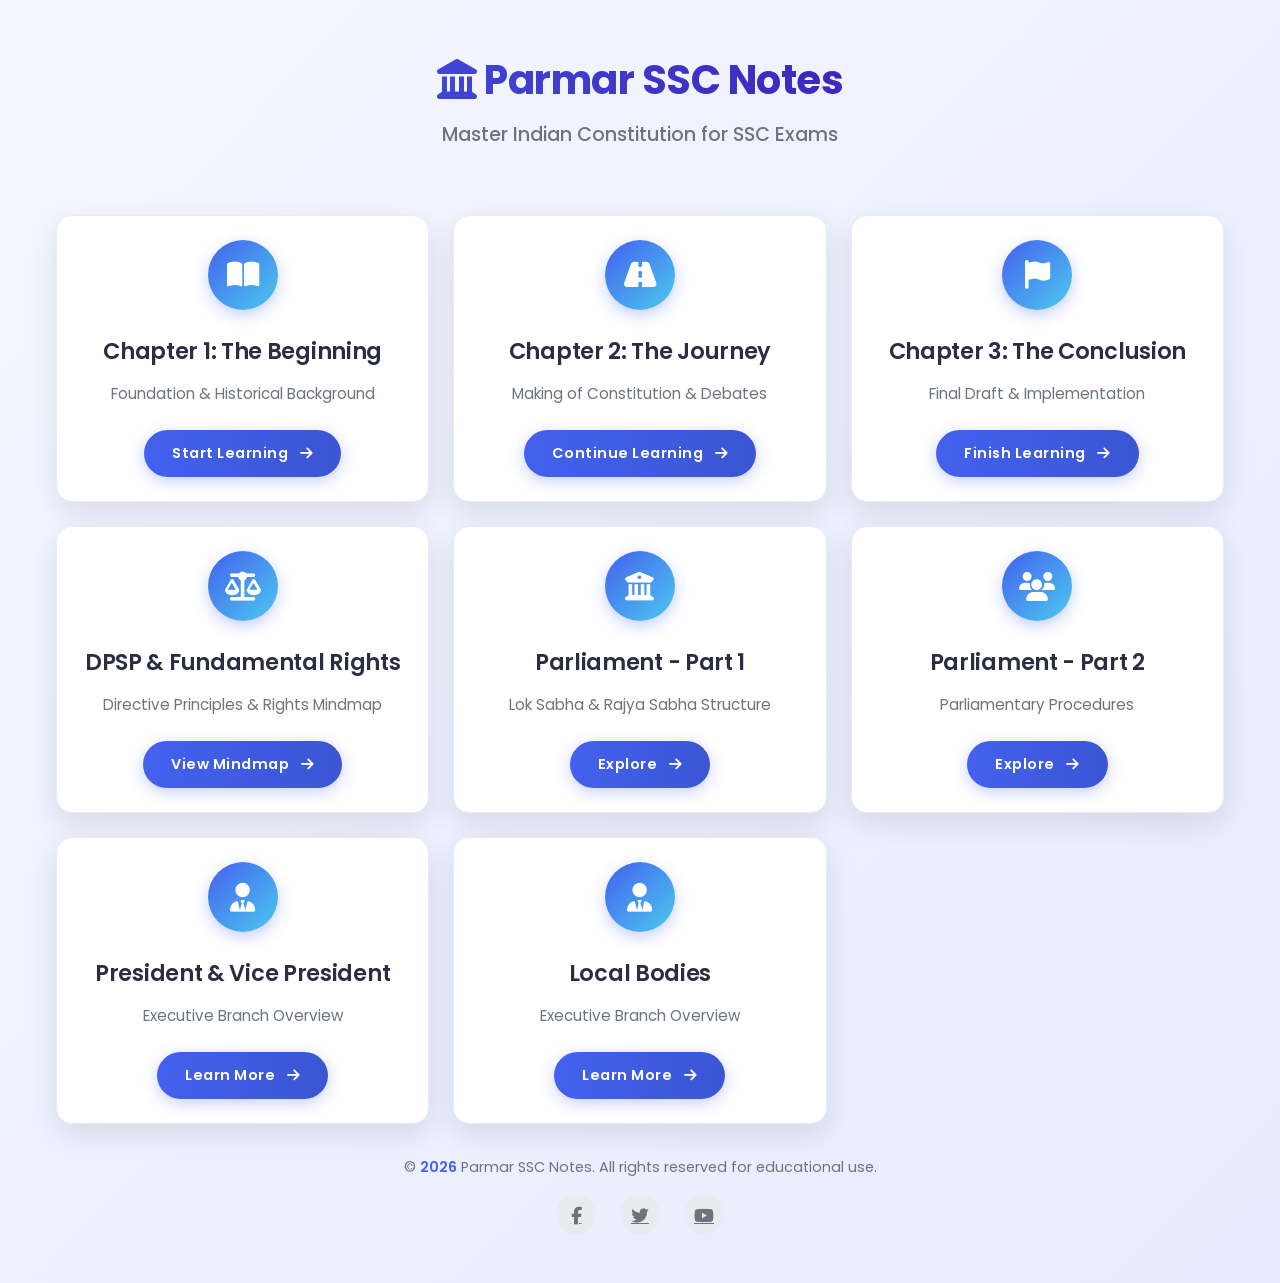
<file: index.html>
<!DOCTYPE html>
<html lang="en">
<head>
    <meta charset="UTF-8">
    <meta name="viewport" content="width=device-width, initial-scale=1.0">
    <title>Parmar SSC Notes - Indian Constitution</title>
    <link rel="stylesheet" href="style.css">
    <link href="https://fonts.googleapis.com/css2?family=Poppins:wght@300;400;500;600;700&display=swap" rel="stylesheet">
    <link rel="stylesheet" href="https://cdnjs.cloudflare.com/ajax/libs/font-awesome/6.4.0/css/all.min.css">
</head>
<body>
    <div class="container">
        <header>
            <h1><i class="fas fa-landmark"></i> Parmar SSC Notes</h1>
            <p class="subtitle">Master Indian Constitution for SSC Exams</p>
        </header>

        <main class="cards-container">
            <div class="card">
                <div class="card-icon">
                    <i class="fas fa-book-open"></i>
                </div>
                <h3>Chapter 1: The Beginning</h3>
                <p>Foundation & Historical Background</p>
                <a href="pages/chapter1.html" class="btn-link">
                    Start Learning <i class="fas fa-arrow-right"></i>
                </a>
            </div>

            <div class="card">
                <div class="card-icon">
                    <i class="fas fa-road"></i>
                </div>
                <h3>Chapter 2: The Journey</h3>
                <p>Making of Constitution & Debates</p>
                <a href="pages/chapter2.html" class="btn-link">
                    Continue Learning <i class="fas fa-arrow-right"></i>
                </a>
            </div>

            <div class="card">
                <div class="card-icon">
                    <i class="fas fa-flag"></i>
                </div>
                <h3>Chapter 3: The Conclusion</h3>
                <p>Final Draft & Implementation</p>
                <a href="pages/chapter3.html" class="btn-link">
                    Finish Learning <i class="fas fa-arrow-right"></i>
                </a>
            </div>

            <div class="card">
                <div class="card-icon">
                    <i class="fas fa-balance-scale"></i>
                </div>
                <h3>DPSP & Fundamental Rights</h3>
                <p>Directive Principles & Rights Mindmap</p>
                <a href="pages/dpsp-fd-mindmap.html" class="btn-link">
                    View Mindmap <i class="fas fa-arrow-right"></i>
                </a>
            </div>

            <div class="card">
                <div class="card-icon">
                    <i class="fas fa-institution"></i>
                </div>
                <h3>Parliament - Part 1</h3>
                <p>Lok Sabha & Rajya Sabha Structure</p>
                <a href="pages/parliament-p1-mindmap.html" class="btn-link">
                    Explore <i class="fas fa-arrow-right"></i>
                </a>
            </div>

            <div class="card">
                <div class="card-icon">
                    <i class="fas fa-users"></i>
                </div>
                <h3>Parliament - Part 2</h3>
                <p>Parliamentary Procedures</p>
                <a href="pages/parliament-p2-mindmap.html" class="btn-link">
                    Explore <i class="fas fa-arrow-right"></i>
                </a>
            </div>

            <div class="card">
                <div class="card-icon">
                    <i class="fas fa-user-tie"></i>
                </div>
                <h3>President & Vice President</h3>
                <p>Executive Branch Overview</p>
                <a href="pages/president-vp-mindmap.html" class="btn-link">
                    Learn More <i class="fas fa-arrow-right"></i>
                </a>
            </div>

            <!-- Merged: Local Bodies card before footer -->
            <div class="card">
                <div class="card-icon">
                    <i class="fas fa-user-tie"></i>
                </div>
                <h3>Local Bodies</h3>
                <p>Executive Branch Overview</p>
                <a href="pages/local-bodies-mindmap.html" class="btn-link">
                    Learn More <i class="fas fa-arrow-right"></i>
                </a>
            </div>
        </main>

        <footer>
            <div class="footer-content">
                <p>&copy; <span id="year"></span> Parmar SSC Notes. All rights reserved for educational use.</p>
                <div class="social-links">
                    <a href="#" aria-label="Facebook"><i class="fab fa-facebook-f"></i></a>
                    <a href="#" aria-label="Twitter"><i class="fab fa-twitter"></i></a>
                    <a href="#" aria-label="YouTube"><i class="fab fa-youtube"></i></a>
                </div>
            </div>
        </footer>
    </div>

    <script>
        document.getElementById('year').textContent = new Date().getFullYear();

        // Add interactivity to cards
        const cards = document.querySelectorAll('.card');
        cards.forEach(card => {
            card.addEventListener('touchstart', function() {
                this.classList.add('active');
            });

            card.addEventListener('touchend', function() {
                setTimeout(() => this.classList.remove('active'), 200);
            });
        });
    </script>
</body>
</html>
</file>
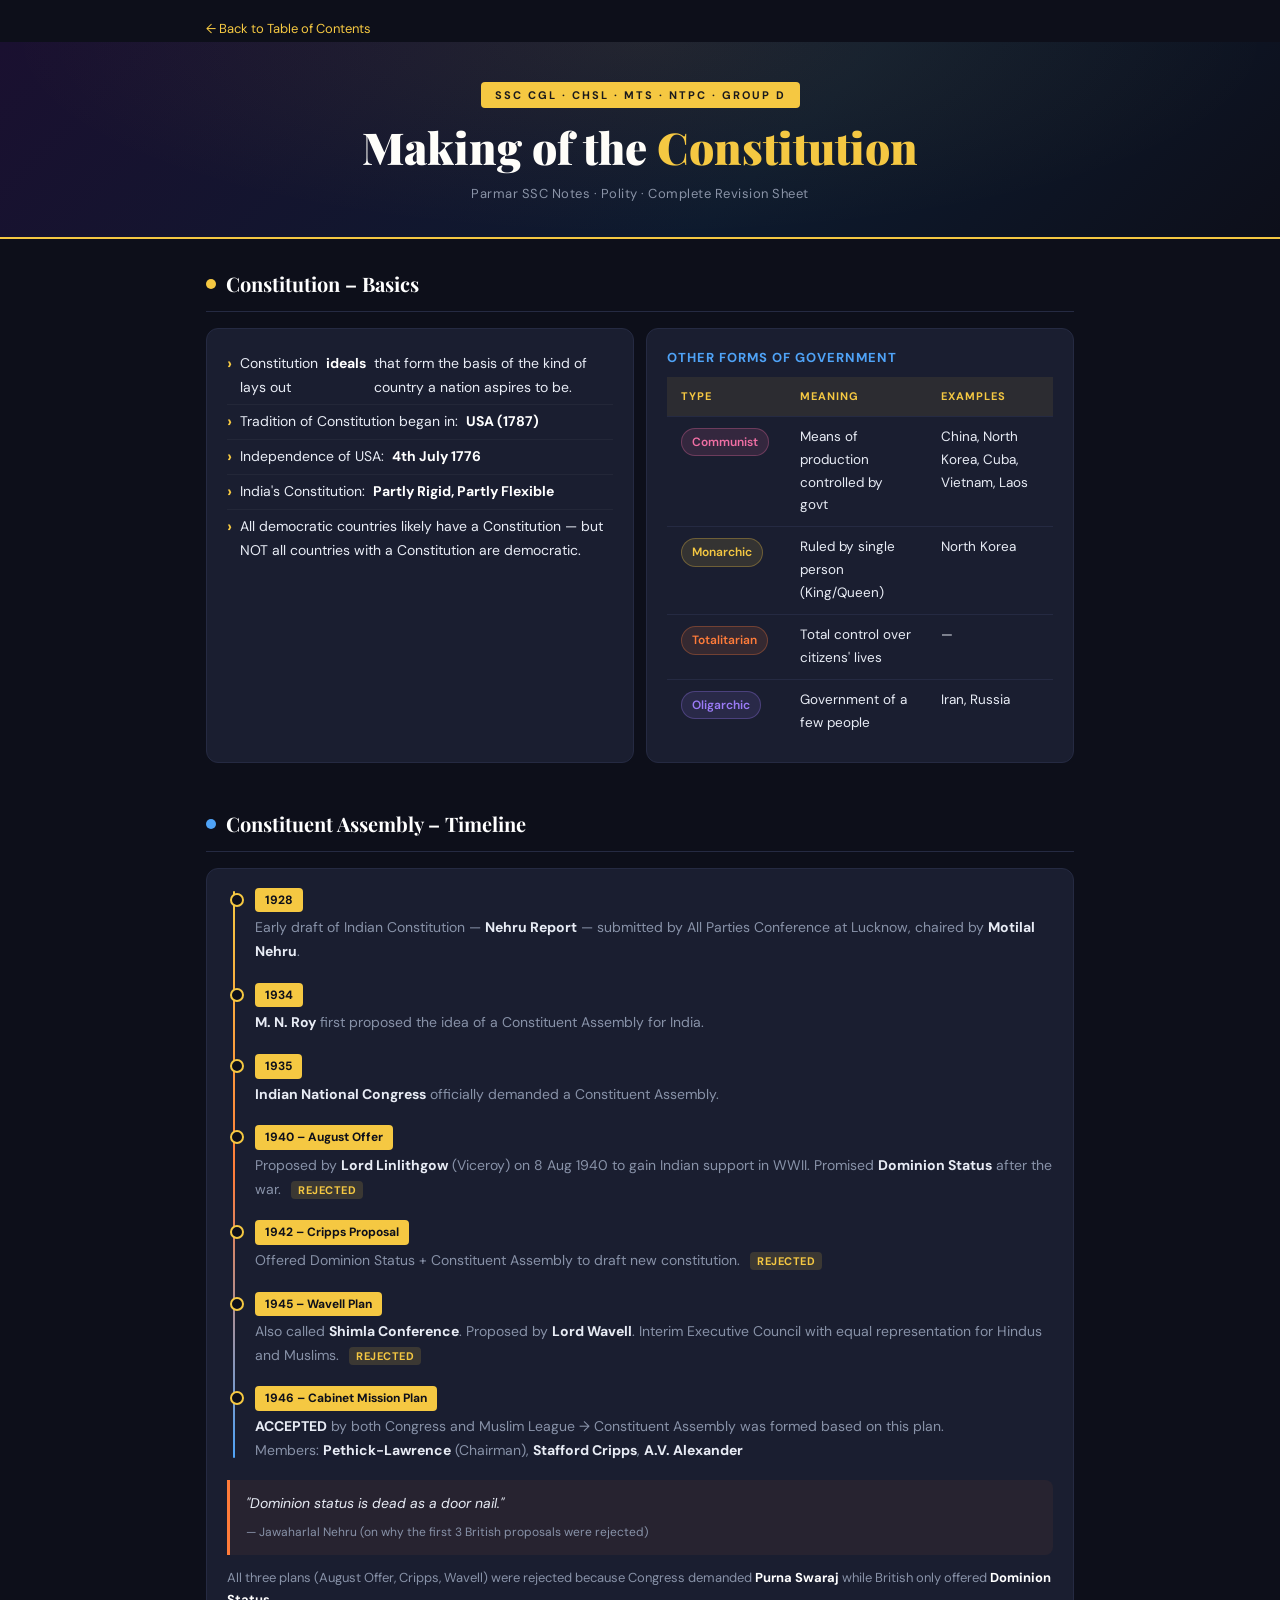
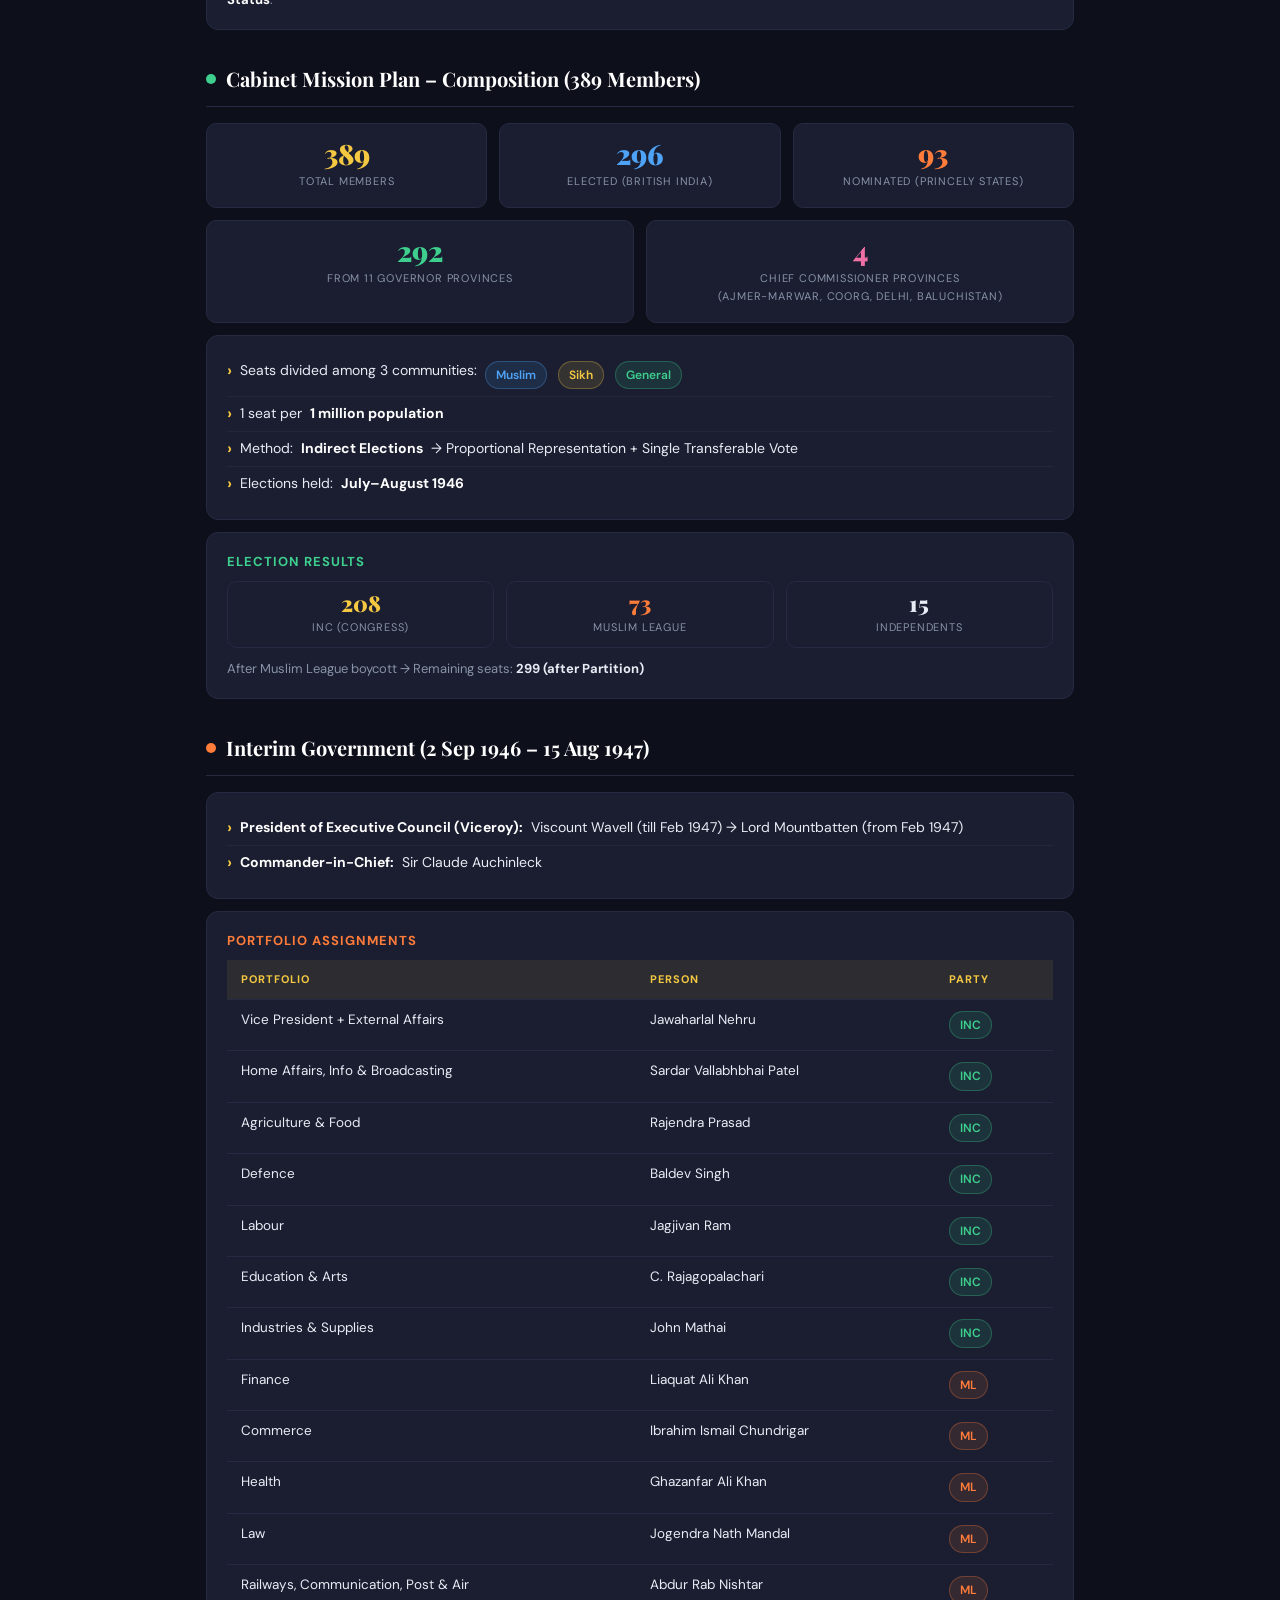
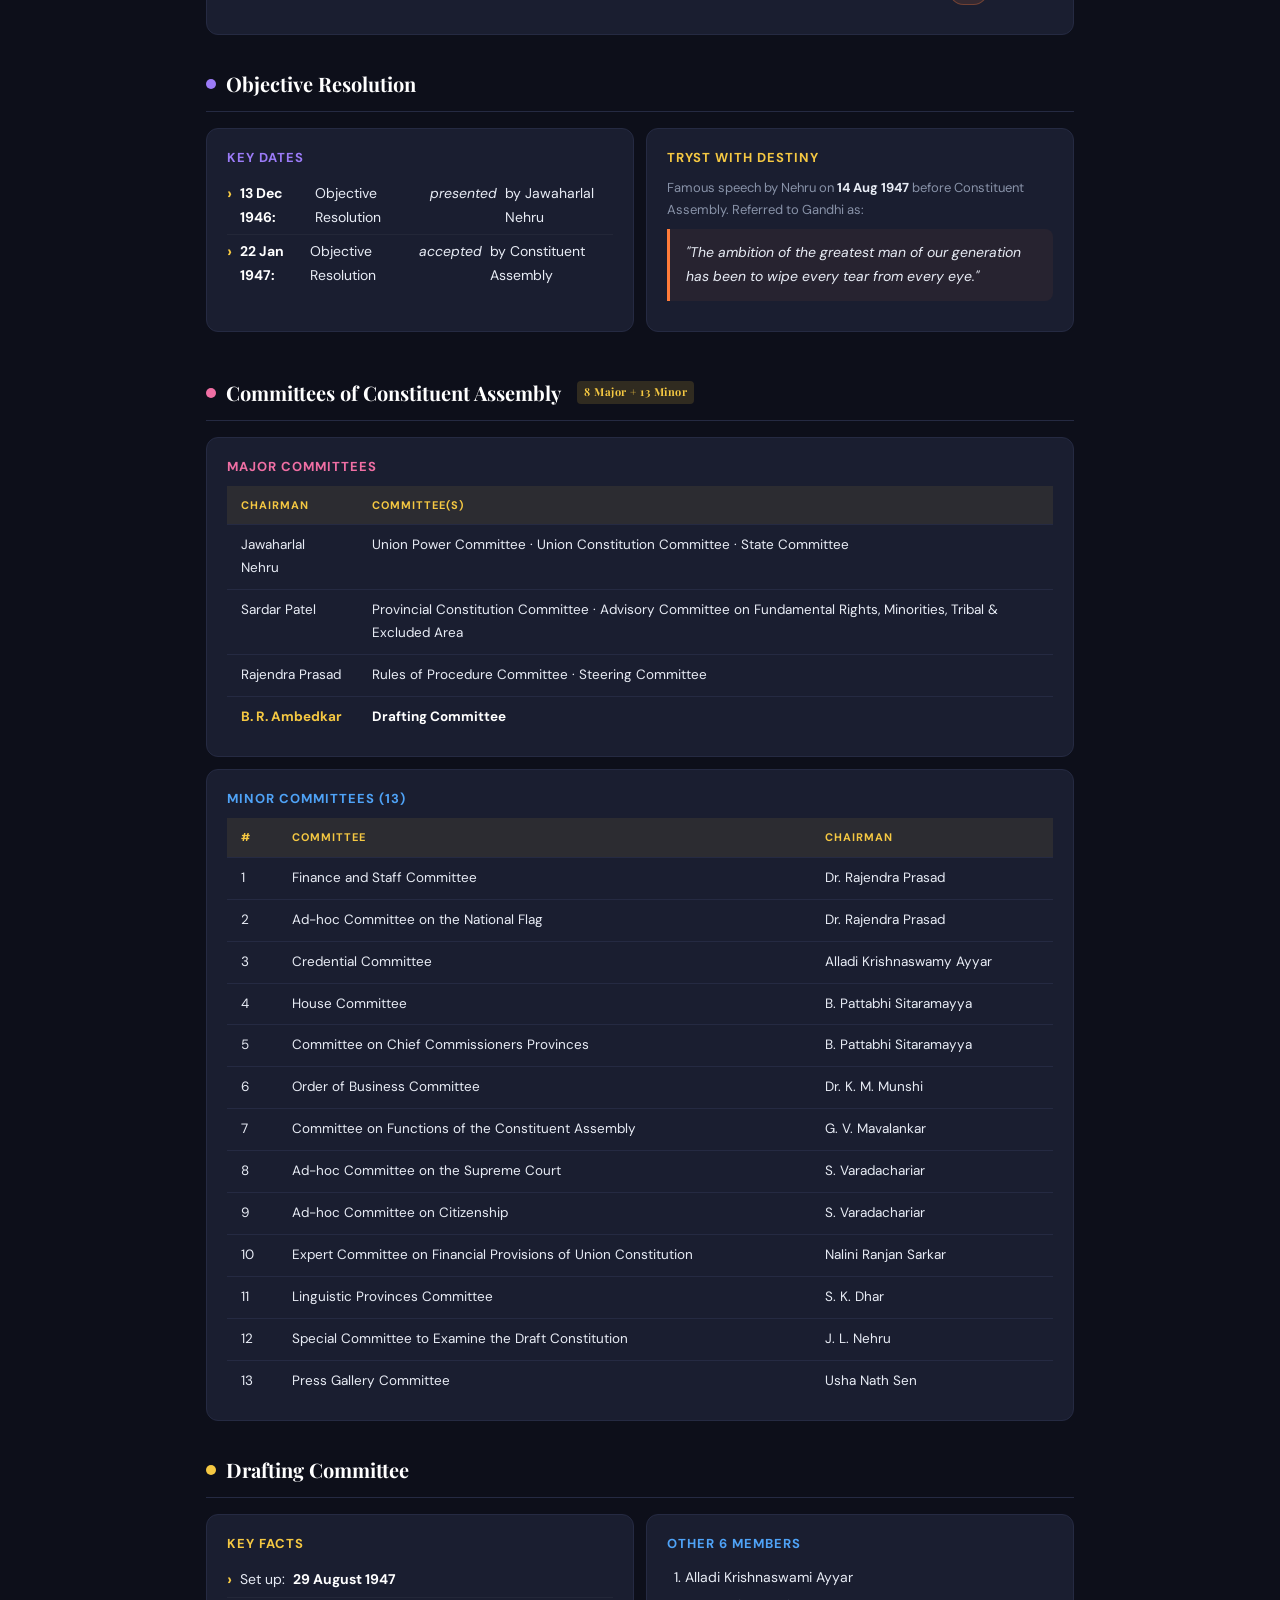
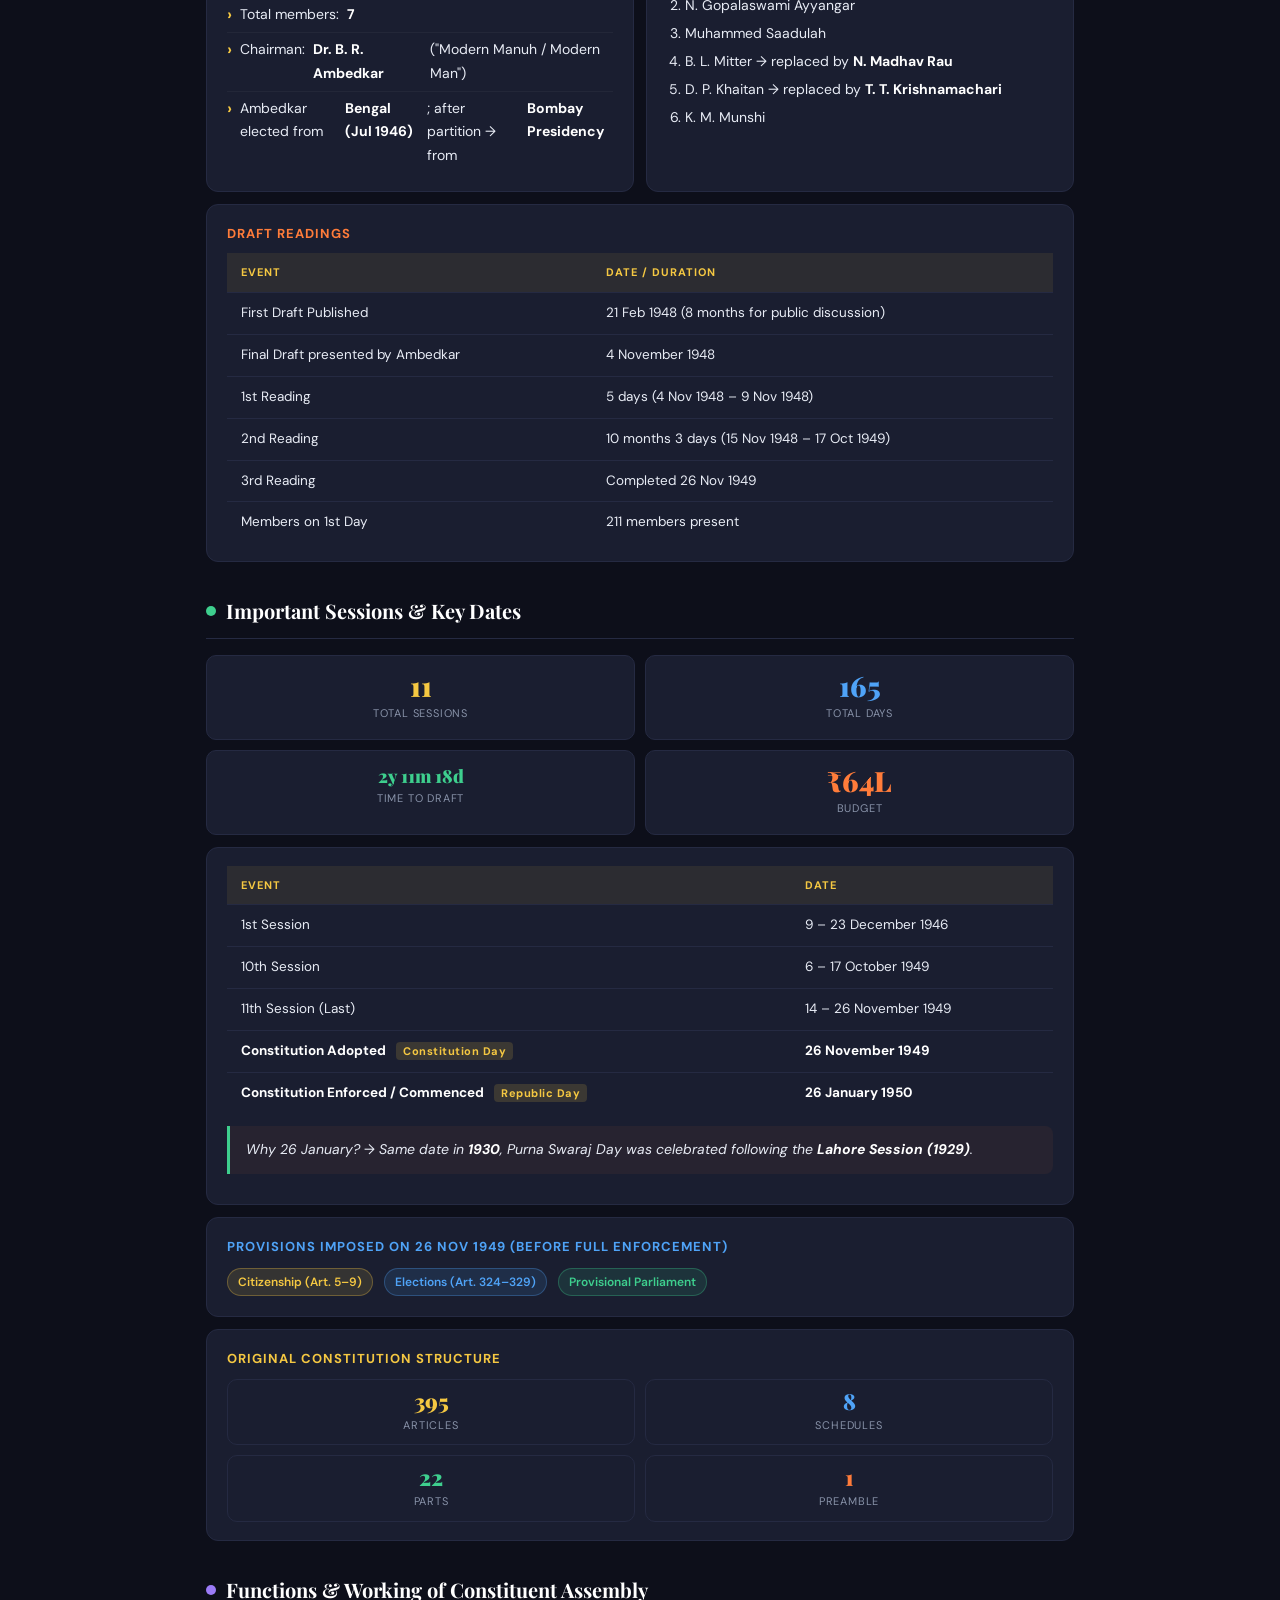
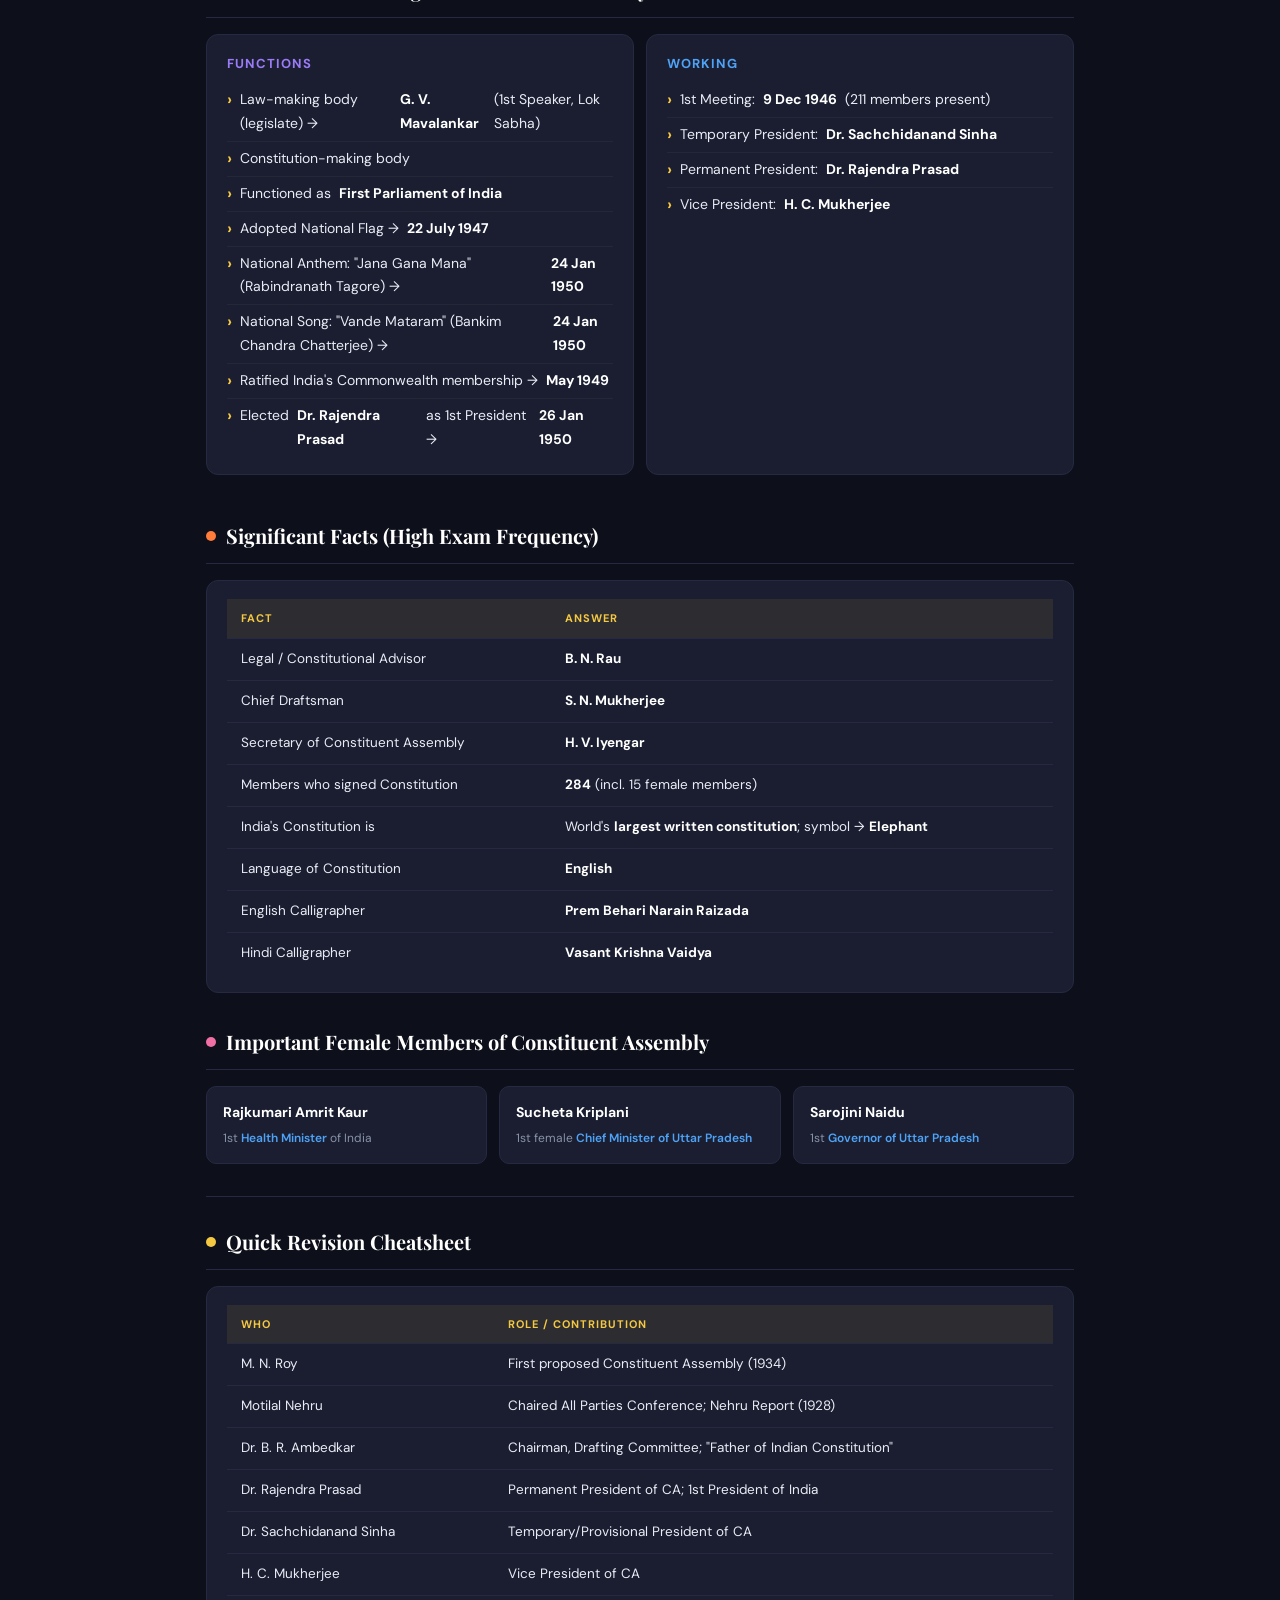
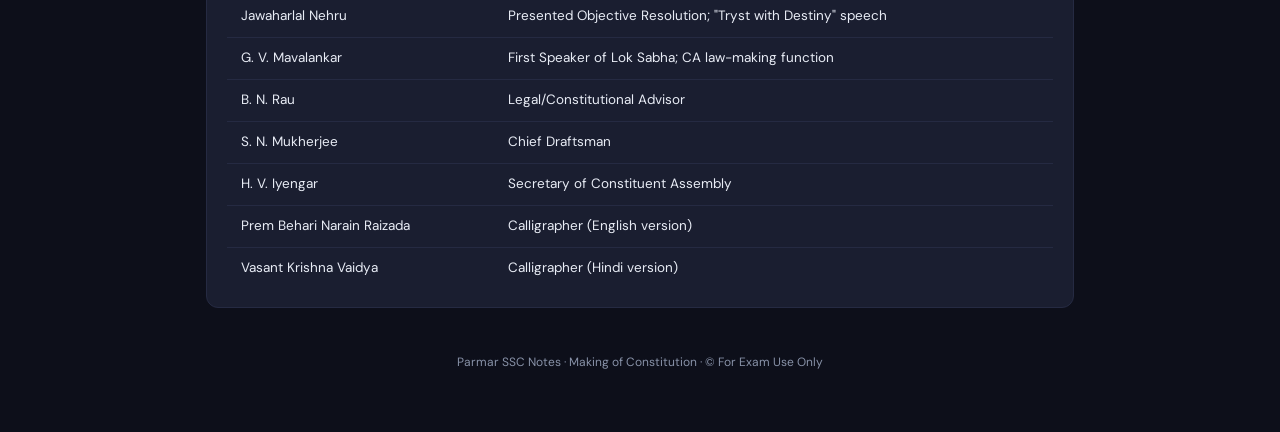
<file: pages/chapter1.html>
<!DOCTYPE html>
<html lang="en">
<head>
<meta charset="UTF-8">
<meta name="viewport" content="width=device-width, initial-scale=1.0">
<title>Making of Constitution – SSC Notes</title>
<link href="https://fonts.googleapis.com/css2?family=Playfair+Display:wght@700;900&family=DM+Sans:wght@400;500;600&display=swap" rel="stylesheet">
<style>
  :root {
    --bg: #0d0f1a;
    --surface: #141726;
    --card: #1a1e30;
    --border: #252a42;
    --gold: #f5c842;
    --orange: #ff7c3a;
    --blue: #4fa3f7;
    --green: #3ecf8e;
    --pink: #f06fa4;
    --purple: #9b7bf7;
    --text: #e8ecf5;
    --muted: #8892a8;
  }

  * { margin: 0; padding: 0; box-sizing: border-box; }

  body {
    background: var(--bg);
    color: var(--text);
    font-family: 'DM Sans', sans-serif;
    font-size: 15px;
    line-height: 1.7;
  }

  /* ---- HEADER ---- */
  .header {
    background: linear-gradient(135deg, #1a1030 0%, #0d1a2e 60%, #0d0f1a 100%);
    border-bottom: 2px solid var(--gold);
    padding: 40px 24px 32px;
    text-align: center;
    position: relative;
    overflow: hidden;
  }
  .header::before {
    content: '';
    position: absolute; inset: 0;
    background: radial-gradient(ellipse at 50% 0%, rgba(245,200,66,0.08) 0%, transparent 70%);
    pointer-events: none;
  }
  .header .badge {
    display: inline-block;
    background: var(--gold);
    color: #0d0f1a;
    font-weight: 700;
    font-size: 11px;
    letter-spacing: 2px;
    text-transform: uppercase;
    padding: 4px 14px;
    border-radius: 4px;
    margin-bottom: 14px;
  }
  .header h1 {
    font-family: 'Playfair Display', serif;
    font-size: clamp(26px, 6vw, 44px);
    font-weight: 900;
    color: #fff;
    line-height: 1.15;
  }
  .header h1 span { color: var(--gold); }
  .header p {
    margin-top: 10px;
    color: var(--muted);
    font-size: 13px;
    letter-spacing: 0.5px;
  }

  /* ---- LAYOUT ---- */
  .container {
    max-width: 900px;
    margin: 0 auto;
    padding: 28px 16px 60px;
  }

  /* ---- SECTION ---- */
  .section {
    margin-bottom: 32px;
  }
  .section-title {
    display: flex;
    align-items: center;
    gap: 10px;
    font-family: 'Playfair Display', serif;
    font-size: 20px;
    font-weight: 700;
    color: #fff;
    margin-bottom: 16px;
    padding-bottom: 10px;
    border-bottom: 1px solid var(--border);
  }
  .section-title .dot {
    width: 10px; height: 10px;
    border-radius: 50%;
    flex-shrink: 0;
  }

  /* ---- CARDS ---- */
  .card {
    background: var(--card);
    border: 1px solid var(--border);
    border-radius: 12px;
    padding: 18px 20px;
    margin-bottom: 12px;
  }
  .card-title {
    font-weight: 700;
    font-size: 13px;
    letter-spacing: 1px;
    text-transform: uppercase;
    margin-bottom: 8px;
  }

  /* ---- GRID ---- */
  .grid-2 { display: grid; grid-template-columns: 1fr 1fr; gap: 12px; }
  .grid-3 { display: grid; grid-template-columns: repeat(3, 1fr); gap: 12px; }
  .grid-4 { display: grid; grid-template-columns: repeat(2, 1fr); gap: 10px; }
  @media(max-width: 600px) {
    .grid-2, .grid-3, .grid-4 { grid-template-columns: 1fr; }
  }

  /* ---- TIMELINE ---- */
  .timeline { position: relative; padding-left: 28px; }
  .timeline::before {
    content: '';
    position: absolute; left: 6px; top: 4px; bottom: 4px;
    width: 2px;
    background: linear-gradient(to bottom, var(--gold), var(--orange), var(--blue));
    border-radius: 2px;
  }
  .tl-item {
    position: relative;
    margin-bottom: 18px;
  }
  .tl-item::before {
    content: '';
    position: absolute;
    left: -25px; top: 6px;
    width: 10px; height: 10px;
    border-radius: 50%;
    border: 2px solid var(--gold);
    background: var(--bg);
  }
  .tl-year {
    display: inline-block;
    background: var(--gold);
    color: #0d0f1a;
    font-weight: 700;
    font-size: 12px;
    padding: 2px 10px;
    border-radius: 4px;
    margin-bottom: 4px;
  }
  .tl-text { font-size: 14px; color: var(--muted); }
  .tl-text strong { color: var(--text); }

  /* ---- HIGHLIGHT PILL ---- */
  .pill {
    display: inline-block;
    padding: 3px 10px;
    border-radius: 20px;
    font-size: 12px;
    font-weight: 600;
    margin: 2px 3px 2px 0;
  }
  .pill-gold { background: rgba(245,200,66,0.12); color: var(--gold); border: 1px solid rgba(245,200,66,0.3); }
  .pill-blue { background: rgba(79,163,247,0.12); color: var(--blue); border: 1px solid rgba(79,163,247,0.3); }
  .pill-green { background: rgba(62,207,142,0.12); color: var(--green); border: 1px solid rgba(62,207,142,0.3); }
  .pill-pink { background: rgba(240,111,164,0.12); color: var(--pink); border: 1px solid rgba(240,111,164,0.3); }
  .pill-orange { background: rgba(255,124,58,0.12); color: var(--orange); border: 1px solid rgba(255,124,58,0.3); }
  .pill-purple { background: rgba(155,123,247,0.12); color: var(--purple); border: 1px solid rgba(155,123,247,0.3); }

  /* ---- STAT BOX ---- */
  .stat-box {
    background: var(--card);
    border: 1px solid var(--border);
    border-radius: 10px;
    padding: 16px;
    text-align: center;
  }
  .stat-num {
    font-family: 'Playfair Display', serif;
    font-size: 28px;
    font-weight: 900;
    line-height: 1;
  }
  .stat-label {
    font-size: 11px;
    color: var(--muted);
    margin-top: 4px;
    text-transform: uppercase;
    letter-spacing: 0.8px;
  }

  /* ---- TABLE ---- */
  .tbl { width: 100%; border-collapse: collapse; font-size: 13.5px; }
  .tbl th {
    background: rgba(245,200,66,0.08);
    color: var(--gold);
    font-weight: 700;
    font-size: 11px;
    letter-spacing: 1px;
    text-transform: uppercase;
    padding: 10px 14px;
    border-bottom: 1px solid var(--border);
    text-align: left;
  }
  .tbl td {
    padding: 9px 14px;
    border-bottom: 1px solid var(--border);
    color: var(--text);
    vertical-align: top;
  }
  .tbl tr:last-child td { border-bottom: none; }
  .tbl tr:hover td { background: rgba(255,255,255,0.02); }

  /* ---- ALERT / QUOTE BOX ---- */
  .quote-box {
    border-left: 3px solid var(--orange);
    background: rgba(255,124,58,0.06);
    padding: 12px 16px;
    border-radius: 0 8px 8px 0;
    font-size: 14px;
    font-style: italic;
    color: var(--text);
    margin: 12px 0;
  }
  .quote-box cite {
    display: block;
    margin-top: 6px;
    font-style: normal;
    font-size: 12px;
    color: var(--muted);
  }

  /* ---- PERSON CARD ---- */
  .person-card {
    background: var(--card);
    border: 1px solid var(--border);
    border-radius: 10px;
    padding: 14px 16px;
  }
  .person-name {
    font-weight: 700;
    font-size: 14px;
    color: #fff;
    margin-bottom: 4px;
  }
  .person-role {
    font-size: 12px;
    color: var(--muted);
  }
  .person-role span { color: var(--blue); font-weight: 600; }

  /* ---- BULLET LIST ---- */
  ul.clean { list-style: none; padding: 0; }
  ul.clean li {
    display: flex;
    gap: 8px;
    padding: 5px 0;
    font-size: 14px;
    color: var(--text);
    border-bottom: 1px solid rgba(255,255,255,0.04);
  }
  ul.clean li:last-child { border-bottom: none; }
  ul.clean li::before {
    content: '›';
    color: var(--gold);
    font-weight: 700;
    font-size: 16px;
    flex-shrink: 0;
    line-height: 1.5;
  }

  /* ---- DIVIDER ---- */
  .divider { border: none; border-top: 1px solid var(--border); margin: 28px 0; }

  /* ---- IMPORTANT TAG ---- */
  .imp {
    background: rgba(245,200,66,0.15);
    color: var(--gold);
    font-size: 11px;
    font-weight: 700;
    padding: 2px 7px;
    border-radius: 4px;
    letter-spacing: 0.5px;
    margin-left: 6px;
    vertical-align: middle;
  }

  .color-gold { color: var(--gold); }
  .color-blue { color: var(--blue); }
  .color-green { color: var(--green); }
  .color-orange { color: var(--orange); }
  .color-pink { color: var(--pink); }
  .color-purple { color: var(--purple); }
  strong { color: #fff; }
  .fs13 { font-size: 13px; }

  .back-link {
    padding: 16px 16px 0 16px;
    max-width: 900px;
    margin: 0 auto;
  }
  .back-link a {
    color: var(--gold);
    text-decoration: none;
    font-size: 13px;
    display: inline-flex;
    align-items: center;
    gap: 6px;
  }
  .back-link a:hover {
    text-decoration: underline;
  }
</style>
</head>
<body>

<div class="back-link">
  <p><a href="index.html">← Back to Table of Contents</a></p>
</div>

<!-- HEADER -->
<div class="header">
  <div class="badge">SSC CGL · CHSL · MTS · NTPC · Group D</div>
  <h1>Making of the <span>Constitution</span></h1>
  <p>Parmar SSC Notes · Polity · Complete Revision Sheet</p>
</div>

<div class="container">

  <!-- ─── SECTION 1: BASICS ─── -->
  <div class="section">
    <div class="section-title">
      <div class="dot" style="background:var(--gold)"></div>
      Constitution – Basics
    </div>
    <div class="grid-2">
      <div class="card">
        <ul class="clean">
          <li>Constitution lays out <strong>ideals</strong> that form the basis of the kind of country a nation aspires to be.</li>
          <li>Tradition of Constitution began in: <strong>USA (1787)</strong></li>
          <li>Independence of USA: <strong>4th July 1776</strong></li>
          <li>India's Constitution: <strong>Partly Rigid, Partly Flexible</strong></li>
          <li>All democratic countries likely have a Constitution — but NOT all countries with a Constitution are democratic.</li>
        </ul>
      </div>
      <div class="card">
        <div class="card-title color-blue">Other Forms of Government</div>
        <table class="tbl">
          <thead><tr><th>Type</th><th>Meaning</th><th>Examples</th></tr></thead>
          <tbody>
            <tr><td><span class="pill pill-pink">Communist</span></td><td>Means of production controlled by govt</td><td>China, North Korea, Cuba, Vietnam, Laos</td></tr>
            <tr><td><span class="pill pill-gold">Monarchic</span></td><td>Ruled by single person (King/Queen)</td><td>North Korea</td></tr>
            <tr><td><span class="pill pill-orange">Totalitarian</span></td><td>Total control over citizens' lives</td><td>—</td></tr>
            <tr><td><span class="pill pill-purple">Oligarchic</span></td><td>Government of a few people</td><td>Iran, Russia</td></tr>
          </tbody>
        </table>
      </div>
    </div>
  </div>

  <!-- ─── SECTION 2: CONSTITUENT ASSEMBLY TIMELINE ─── -->
  <div class="section">
    <div class="section-title">
      <div class="dot" style="background:var(--blue)"></div>
      Constituent Assembly – Timeline
    </div>
    <div class="card">
      <div class="timeline">
        <div class="tl-item">
          <div class="tl-year">1928</div>
          <div class="tl-text">Early draft of Indian Constitution — <strong>Nehru Report</strong> — submitted by All Parties Conference at Lucknow, chaired by <strong>Motilal Nehru</strong>.</div>
        </div>
        <div class="tl-item">
          <div class="tl-year">1934</div>
          <div class="tl-text"><strong>M. N. Roy</strong> first proposed the idea of a Constituent Assembly for India.</div>
        </div>
        <div class="tl-item">
          <div class="tl-year">1935</div>
          <div class="tl-text"><strong>Indian National Congress</strong> officially demanded a Constituent Assembly.</div>
        </div>
        <div class="tl-item">
          <div class="tl-year">1940 – August Offer</div>
          <div class="tl-text">Proposed by <strong>Lord Linlithgow</strong> (Viceroy) on 8 Aug 1940 to gain Indian support in WWII. Promised <strong>Dominion Status</strong> after the war. <span class="imp">REJECTED</span></div>
        </div>
        <div class="tl-item">
          <div class="tl-year">1942 – Cripps Proposal</div>
          <div class="tl-text">Offered Dominion Status + Constituent Assembly to draft new constitution. <span class="imp">REJECTED</span></div>
        </div>
        <div class="tl-item">
          <div class="tl-year">1945 – Wavell Plan</div>
          <div class="tl-text">Also called <strong>Shimla Conference</strong>. Proposed by <strong>Lord Wavell</strong>. Interim Executive Council with equal representation for Hindus and Muslims. <span class="imp">REJECTED</span></div>
        </div>
        <div class="tl-item">
          <div class="tl-year">1946 – Cabinet Mission Plan</div>
          <div class="tl-text"><strong>ACCEPTED</strong> by both Congress and Muslim League → Constituent Assembly was formed based on this plan.<br>
          Members: <strong>Pethick-Lawrence</strong> (Chairman), <strong>Stafford Cripps</strong>, <strong>A.V. Alexander</strong></div>
        </div>
      </div>
      <div class="quote-box">
        "Dominion status is dead as a door nail."
        <cite>— Jawaharlal Nehru (on why the first 3 British proposals were rejected)</cite>
      </div>
      <div class="fs13" style="color:var(--muted); margin-top: 8px;">All three plans (August Offer, Cripps, Wavell) were rejected because Congress demanded <strong>Purna Swaraj</strong> while British only offered <strong>Dominion Status</strong>.</div>
    </div>
  </div>

  <!-- ─── SECTION 3: CABINET MISSION COMPOSITION ─── -->
  <div class="section">
    <div class="section-title">
      <div class="dot" style="background:var(--green)"></div>
      Cabinet Mission Plan – Composition (389 Members)
    </div>
    <div class="grid-3" style="margin-bottom:12px">
      <div class="stat-box">
        <div class="stat-num color-gold">389</div>
        <div class="stat-label">Total Members</div>
      </div>
      <div class="stat-box">
        <div class="stat-num color-blue">296</div>
        <div class="stat-label">Elected (British India)</div>
      </div>
      <div class="stat-box">
        <div class="stat-num color-orange">93</div>
        <div class="stat-label">Nominated (Princely States)</div>
      </div>
    </div>
    <div class="grid-2">
      <div class="stat-box">
        <div class="stat-num color-green">292</div>
        <div class="stat-label">From 11 Governor Provinces</div>
      </div>
      <div class="stat-box">
        <div class="stat-num color-pink">4</div>
        <div class="stat-label">Chief Commissioner Provinces<br><span style="font-size:11px;font-weight:400;color:var(--muted)">(Ajmer-Marwar, Coorg, Delhi, Baluchistan)</span></div>
      </div>
    </div>
    <div class="card" style="margin-top:12px">
      <ul class="clean">
        <li>Seats divided among 3 communities: <span class="pill pill-blue">Muslim</span> <span class="pill pill-gold">Sikh</span> <span class="pill pill-green">General</span></li>
        <li>1 seat per <strong>1 million population</strong></li>
        <li>Method: <strong>Indirect Elections</strong> → Proportional Representation + Single Transferable Vote</li>
        <li>Elections held: <strong>July–August 1946</strong></li>
      </ul>
    </div>
    <div class="card" style="margin-top:0">
      <div class="card-title color-green">Election Results</div>
      <div class="grid-3">
        <div class="stat-box" style="padding:10px">
          <div class="stat-num color-gold" style="font-size:22px">208</div>
          <div class="stat-label">INC (Congress)</div>
        </div>
        <div class="stat-box" style="padding:10px">
          <div class="stat-num color-orange" style="font-size:22px">73</div>
          <div class="stat-label">Muslim League</div>
        </div>
        <div class="stat-box" style="padding:10px">
          <div class="stat-num color-muted" style="font-size:22px">15</div>
          <div class="stat-label">Independents</div>
        </div>
      </div>
      <p style="margin-top:10px; font-size:13px; color:var(--muted)">After Muslim League boycott → Remaining seats: <strong style="color:var(--text)">299 (after Partition)</strong></p>
    </div>
  </div>

  <!-- ─── SECTION 4: INTERIM GOVT ─── -->
  <div class="section">
    <div class="section-title">
      <div class="dot" style="background:var(--orange)"></div>
      Interim Government (2 Sep 1946 – 15 Aug 1947)
    </div>
    <div class="card">
      <ul class="clean">
        <li><strong>President of Executive Council (Viceroy):</strong> Viscount Wavell (till Feb 1947) → Lord Mountbatten (from Feb 1947)</li>
        <li><strong>Commander-in-Chief:</strong> Sir Claude Auchinleck</li>
      </ul>
    </div>
    <div class="card" style="margin-top:0">
      <div class="card-title color-orange">Portfolio Assignments</div>
      <table class="tbl">
        <thead><tr><th>Portfolio</th><th>Person</th><th>Party</th></tr></thead>
        <tbody>
          <tr><td>Vice President + External Affairs</td><td>Jawaharlal Nehru</td><td><span class="pill pill-green">INC</span></td></tr>
          <tr><td>Home Affairs, Info & Broadcasting</td><td>Sardar Vallabhbhai Patel</td><td><span class="pill pill-green">INC</span></td></tr>
          <tr><td>Agriculture & Food</td><td>Rajendra Prasad</td><td><span class="pill pill-green">INC</span></td></tr>
          <tr><td>Defence</td><td>Baldev Singh</td><td><span class="pill pill-green">INC</span></td></tr>
          <tr><td>Labour</td><td>Jagjivan Ram</td><td><span class="pill pill-green">INC</span></td></tr>
          <tr><td>Education & Arts</td><td>C. Rajagopalachari</td><td><span class="pill pill-green">INC</span></td></tr>
          <tr><td>Industries & Supplies</td><td>John Mathai</td><td><span class="pill pill-green">INC</span></td></tr>
          <tr><td>Finance</td><td>Liaquat Ali Khan</td><td><span class="pill pill-orange">ML</span></td></tr>
          <tr><td>Commerce</td><td>Ibrahim Ismail Chundrigar</td><td><span class="pill pill-orange">ML</span></td></tr>
          <tr><td>Health</td><td>Ghazanfar Ali Khan</td><td><span class="pill pill-orange">ML</span></td></tr>
          <tr><td>Law</td><td>Jogendra Nath Mandal</td><td><span class="pill pill-orange">ML</span></td></tr>
          <tr><td>Railways, Communication, Post & Air</td><td>Abdur Rab Nishtar</td><td><span class="pill pill-orange">ML</span></td></tr>
        </tbody>
      </table>
    </div>
  </div>

  <!-- ─── SECTION 5: OBJECTIVE RESOLUTION ─── -->
  <div class="section">
    <div class="section-title">
      <div class="dot" style="background:var(--purple)"></div>
      Objective Resolution
    </div>
    <div class="grid-2">
      <div class="card">
        <div class="card-title color-purple">Key Dates</div>
        <ul class="clean">
          <li><strong>13 Dec 1946:</strong> Objective Resolution <em>presented</em> by Jawaharlal Nehru</li>
          <li><strong>22 Jan 1947:</strong> Objective Resolution <em>accepted</em> by Constituent Assembly</li>
        </ul>
      </div>
      <div class="card">
        <div class="card-title color-gold">Tryst with Destiny</div>
        <p class="fs13" style="color:var(--muted)">Famous speech by Nehru on <strong style="color:var(--text)">14 Aug 1947</strong> before Constituent Assembly. Referred to Gandhi as:</p>
        <div class="quote-box" style="margin-top:8px">"The ambition of the greatest man of our generation has been to wipe every tear from every eye."</div>
      </div>
    </div>
  </div>

  <!-- ─── SECTION 6: COMMITTEES ─── -->
  <div class="section">
    <div class="section-title">
      <div class="dot" style="background:var(--pink)"></div>
      Committees of Constituent Assembly
      <span class="imp">8 Major + 13 Minor</span>
    </div>
    <div class="card">
      <div class="card-title color-pink">Major Committees</div>
      <table class="tbl">
        <thead><tr><th>Chairman</th><th>Committee(s)</th></tr></thead>
        <tbody>
          <tr><td>Jawaharlal Nehru</td><td>Union Power Committee · Union Constitution Committee · State Committee</td></tr>
          <tr><td>Sardar Patel</td><td>Provincial Constitution Committee · Advisory Committee on Fundamental Rights, Minorities, Tribal & Excluded Area</td></tr>
          <tr><td>Rajendra Prasad</td><td>Rules of Procedure Committee · Steering Committee</td></tr>
          <tr><td><strong class="color-gold">B. R. Ambedkar</strong></td><td><strong>Drafting Committee</strong></td></tr>
        </tbody>
      </table>
    </div>
    <div class="card" style="margin-top:0">
      <div class="card-title color-blue">Minor Committees (13)</div>
      <table class="tbl">
        <thead><tr><th>#</th><th>Committee</th><th>Chairman</th></tr></thead>
        <tbody>
          <tr><td>1</td><td>Finance and Staff Committee</td><td>Dr. Rajendra Prasad</td></tr>
          <tr><td>2</td><td>Ad-hoc Committee on the National Flag</td><td>Dr. Rajendra Prasad</td></tr>
          <tr><td>3</td><td>Credential Committee</td><td>Alladi Krishnaswamy Ayyar</td></tr>
          <tr><td>4</td><td>House Committee</td><td>B. Pattabhi Sitaramayya</td></tr>
          <tr><td>5</td><td>Committee on Chief Commissioners Provinces</td><td>B. Pattabhi Sitaramayya</td></tr>
          <tr><td>6</td><td>Order of Business Committee</td><td>Dr. K. M. Munshi</td></tr>
          <tr><td>7</td><td>Committee on Functions of the Constituent Assembly</td><td>G. V. Mavalankar</td></tr>
          <tr><td>8</td><td>Ad-hoc Committee on the Supreme Court</td><td>S. Varadachariar</td></tr>
          <tr><td>9</td><td>Ad-hoc Committee on Citizenship</td><td>S. Varadachariar</td></tr>
          <tr><td>10</td><td>Expert Committee on Financial Provisions of Union Constitution</td><td>Nalini Ranjan Sarkar</td></tr>
          <tr><td>11</td><td>Linguistic Provinces Committee</td><td>S. K. Dhar</td></tr>
          <tr><td>12</td><td>Special Committee to Examine the Draft Constitution</td><td>J. L. Nehru</td></tr>
          <tr><td>13</td><td>Press Gallery Committee</td><td>Usha Nath Sen</td></tr>
        </tbody>
      </table>
    </div>
  </div>

  <!-- ─── SECTION 7: DRAFTING COMMITTEE ─── -->
  <div class="section">
    <div class="section-title">
      <div class="dot" style="background:var(--gold)"></div>
      Drafting Committee
    </div>
    <div class="grid-2">
      <div class="card">
        <div class="card-title color-gold">Key Facts</div>
        <ul class="clean">
          <li>Set up: <strong>29 August 1947</strong></li>
          <li>Total members: <strong>7</strong></li>
          <li>Chairman: <strong>Dr. B. R. Ambedkar</strong> ("Modern Manuh / Modern Man")</li>
          <li>Ambedkar elected from <strong>Bengal (Jul 1946)</strong>; after partition → from <strong>Bombay Presidency</strong></li>
        </ul>
      </div>
      <div class="card">
        <div class="card-title color-blue">Other 6 Members</div>
        <ol style="padding-left:18px; font-size:14px; line-height:2">
          <li>Alladi Krishnaswami Ayyar</li>
          <li>N. Gopalaswami Ayyangar</li>
          <li>Muhammed Saadulah</li>
          <li>B. L. Mitter → replaced by <strong>N. Madhav Rau</strong></li>
          <li>D. P. Khaitan → replaced by <strong>T. T. Krishnamachari</strong></li>
          <li>K. M. Munshi</li>
        </ol>
      </div>
    </div>
    <div class="card" style="margin-top:0">
      <div class="card-title color-orange">Draft Readings</div>
      <table class="tbl">
        <thead><tr><th>Event</th><th>Date / Duration</th></tr></thead>
        <tbody>
          <tr><td>First Draft Published</td><td>21 Feb 1948 (8 months for public discussion)</td></tr>
          <tr><td>Final Draft presented by Ambedkar</td><td>4 November 1948</td></tr>
          <tr><td>1st Reading</td><td>5 days (4 Nov 1948 – 9 Nov 1948)</td></tr>
          <tr><td>2nd Reading</td><td>10 months 3 days (15 Nov 1948 – 17 Oct 1949)</td></tr>
          <tr><td>3rd Reading</td><td>Completed 26 Nov 1949</td></tr>
          <tr><td>Members on 1st Day</td><td>211 members present</td></tr>
        </tbody>
      </table>
    </div>
  </div>

  <!-- ─── SECTION 8: IMPORTANT SESSIONS ─── -->
  <div class="section">
    <div class="section-title">
      <div class="dot" style="background:var(--green)"></div>
      Important Sessions & Key Dates
    </div>
    <div class="grid-4" style="margin-bottom:12px">
      <div class="stat-box"><div class="stat-num color-gold">11</div><div class="stat-label">Total Sessions</div></div>
      <div class="stat-box"><div class="stat-num color-blue">165</div><div class="stat-label">Total Days</div></div>
      <div class="stat-box"><div class="stat-num color-green" style="font-size:18px">2y 11m 18d</div><div class="stat-label">Time to Draft</div></div>
      <div class="stat-box"><div class="stat-num color-orange">₹64L</div><div class="stat-label">Budget</div></div>
    </div>
    <div class="card">
      <table class="tbl">
        <thead><tr><th>Event</th><th>Date</th></tr></thead>
        <tbody>
          <tr><td>1st Session</td><td>9 – 23 December 1946</td></tr>
          <tr><td>10th Session</td><td>6 – 17 October 1949</td></tr>
          <tr><td>11th Session (Last)</td><td>14 – 26 November 1949</td></tr>
          <tr><td><strong>Constitution Adopted</strong> <span class="imp">Constitution Day</span></td><td><strong>26 November 1949</strong></td></tr>
          <tr><td><strong>Constitution Enforced / Commenced</strong> <span class="imp">Republic Day</span></td><td><strong>26 January 1950</strong></td></tr>
        </tbody>
      </table>
      <div class="quote-box" style="margin-top:12px; border-left-color: var(--green)">
        Why 26 January? → Same date in <strong>1930</strong>, Purna Swaraj Day was celebrated following the <strong>Lahore Session (1929)</strong>.
      </div>
    </div>
    <div class="card" style="margin-top:0">
      <div class="card-title color-blue">Provisions Imposed on 26 Nov 1949 (before full enforcement)</div>
      <div style="display:flex; flex-wrap:wrap; gap:8px; margin-top:4px">
        <span class="pill pill-gold">Citizenship (Art. 5–9)</span>
        <span class="pill pill-blue">Elections (Art. 324–329)</span>
        <span class="pill pill-green">Provisional Parliament</span>
      </div>
    </div>
    <div class="card" style="margin-top:0">
      <div class="card-title color-gold">Original Constitution Structure</div>
      <div class="grid-4">
        <div class="stat-box" style="padding:10px"><div class="stat-num color-gold" style="font-size:22px">395</div><div class="stat-label">Articles</div></div>
        <div class="stat-box" style="padding:10px"><div class="stat-num color-blue" style="font-size:22px">8</div><div class="stat-label">Schedules</div></div>
        <div class="stat-box" style="padding:10px"><div class="stat-num color-green" style="font-size:22px">22</div><div class="stat-label">Parts</div></div>
        <div class="stat-box" style="padding:10px"><div class="stat-num color-orange" style="font-size:22px">1</div><div class="stat-label">Preamble</div></div>
      </div>
    </div>
  </div>

  <!-- ─── SECTION 9: FUNCTIONS & WORKING ─── -->
  <div class="section">
    <div class="section-title">
      <div class="dot" style="background:var(--purple)"></div>
      Functions & Working of Constituent Assembly
    </div>
    <div class="grid-2">
      <div class="card">
        <div class="card-title color-purple">Functions</div>
        <ul class="clean">
          <li>Law-making body (legislate) → <strong>G. V. Mavalankar</strong> (1st Speaker, Lok Sabha)</li>
          <li>Constitution-making body</li>
          <li>Functioned as <strong>First Parliament of India</strong></li>
          <li>Adopted National Flag → <strong>22 July 1947</strong></li>
          <li>National Anthem: "Jana Gana Mana" (Rabindranath Tagore) → <strong>24 Jan 1950</strong></li>
          <li>National Song: "Vande Mataram" (Bankim Chandra Chatterjee) → <strong>24 Jan 1950</strong></li>
          <li>Ratified India's Commonwealth membership → <strong>May 1949</strong></li>
          <li>Elected <strong>Dr. Rajendra Prasad</strong> as 1st President → <strong>26 Jan 1950</strong></li>
        </ul>
      </div>
      <div class="card">
        <div class="card-title color-blue">Working</div>
        <ul class="clean">
          <li>1st Meeting: <strong>9 Dec 1946</strong> (211 members present)</li>
          <li>Temporary President: <strong>Dr. Sachchidanand Sinha</strong></li>
          <li>Permanent President: <strong>Dr. Rajendra Prasad</strong></li>
          <li>Vice President: <strong>H. C. Mukherjee</strong></li>
        </ul>
      </div>
    </div>
  </div>

  <!-- ─── SECTION 10: SIGNIFICANT FACTS ─── -->
  <div class="section">
    <div class="section-title">
      <div class="dot" style="background:var(--orange)"></div>
      Significant Facts (High Exam Frequency)
    </div>
    <div class="card">
      <table class="tbl">
        <thead><tr><th>Fact</th><th>Answer</th></tr></thead>
        <tbody>
          <tr><td>Legal / Constitutional Advisor</td><td><strong>B. N. Rau</strong></td></tr>
          <tr><td>Chief Draftsman</td><td><strong>S. N. Mukherjee</strong></td></tr>
          <tr><td>Secretary of Constituent Assembly</td><td><strong>H. V. Iyengar</strong></td></tr>
          <tr><td>Members who signed Constitution</td><td><strong>284</strong> (incl. 15 female members)</td></tr>
          <tr><td>India's Constitution is</td><td>World's <strong>largest written constitution</strong>; symbol → <strong>Elephant</strong></td></tr>
          <tr><td>Language of Constitution</td><td><strong>English</strong></td></tr>
          <tr><td>English Calligrapher</td><td><strong>Prem Behari Narain Raizada</strong></td></tr>
          <tr><td>Hindi Calligrapher</td><td><strong>Vasant Krishna Vaidya</strong></td></tr>
        </tbody>
      </table>
    </div>
  </div>

  <!-- ─── SECTION 11: IMPORTANT WOMEN ─── -->
  <div class="section">
    <div class="section-title">
      <div class="dot" style="background:var(--pink)"></div>
      Important Female Members of Constituent Assembly
    </div>
    <div class="grid-3">
      <div class="person-card">
        <div class="person-name">Rajkumari Amrit Kaur</div>
        <div class="person-role">1st <span>Health Minister</span> of India</div>
      </div>
      <div class="person-card">
        <div class="person-name">Sucheta Kriplani</div>
        <div class="person-role">1st female <span>Chief Minister of Uttar Pradesh</span></div>
      </div>
      <div class="person-card">
        <div class="person-name">Sarojini Naidu</div>
        <div class="person-role">1st <span>Governor of Uttar Pradesh</span></div>
      </div>
    </div>
  </div>

  <!-- ─── QUICK REVISION ─── -->
  <hr class="divider">
  <div class="section">
    <div class="section-title">
      <div class="dot" style="background:var(--gold)"></div>
      Quick Revision Cheatsheet
    </div>
    <div class="card">
      <table class="tbl">
        <thead><tr><th>Who</th><th>Role / Contribution</th></tr></thead>
        <tbody>
          <tr><td>M. N. Roy</td><td>First proposed Constituent Assembly (1934)</td></tr>
          <tr><td>Motilal Nehru</td><td>Chaired All Parties Conference; Nehru Report (1928)</td></tr>
          <tr><td>Dr. B. R. Ambedkar</td><td>Chairman, Drafting Committee; "Father of Indian Constitution"</td></tr>
          <tr><td>Dr. Rajendra Prasad</td><td>Permanent President of CA; 1st President of India</td></tr>
          <tr><td>Dr. Sachchidanand Sinha</td><td>Temporary/Provisional President of CA</td></tr>
          <tr><td>H. C. Mukherjee</td><td>Vice President of CA</td></tr>
          <tr><td>Jawaharlal Nehru</td><td>Presented Objective Resolution; "Tryst with Destiny" speech</td></tr>
          <tr><td>G. V. Mavalankar</td><td>First Speaker of Lok Sabha; CA law-making function</td></tr>
          <tr><td>B. N. Rau</td><td>Legal/Constitutional Advisor</td></tr>
          <tr><td>S. N. Mukherjee</td><td>Chief Draftsman</td></tr>
          <tr><td>H. V. Iyengar</td><td>Secretary of Constituent Assembly</td></tr>
          <tr><td>Prem Behari Narain Raizada</td><td>Calligrapher (English version)</td></tr>
          <tr><td>Vasant Krishna Vaidya</td><td>Calligrapher (Hindi version)</td></tr>
        </tbody>
      </table>
    </div>
  </div>

  <div style="text-align:center; color:var(--muted); font-size:12px; padding-top:12px">
    Parmar SSC Notes · Making of Constitution · © For Exam Use Only
  </div>

</div>
</body>
</html>
</file>
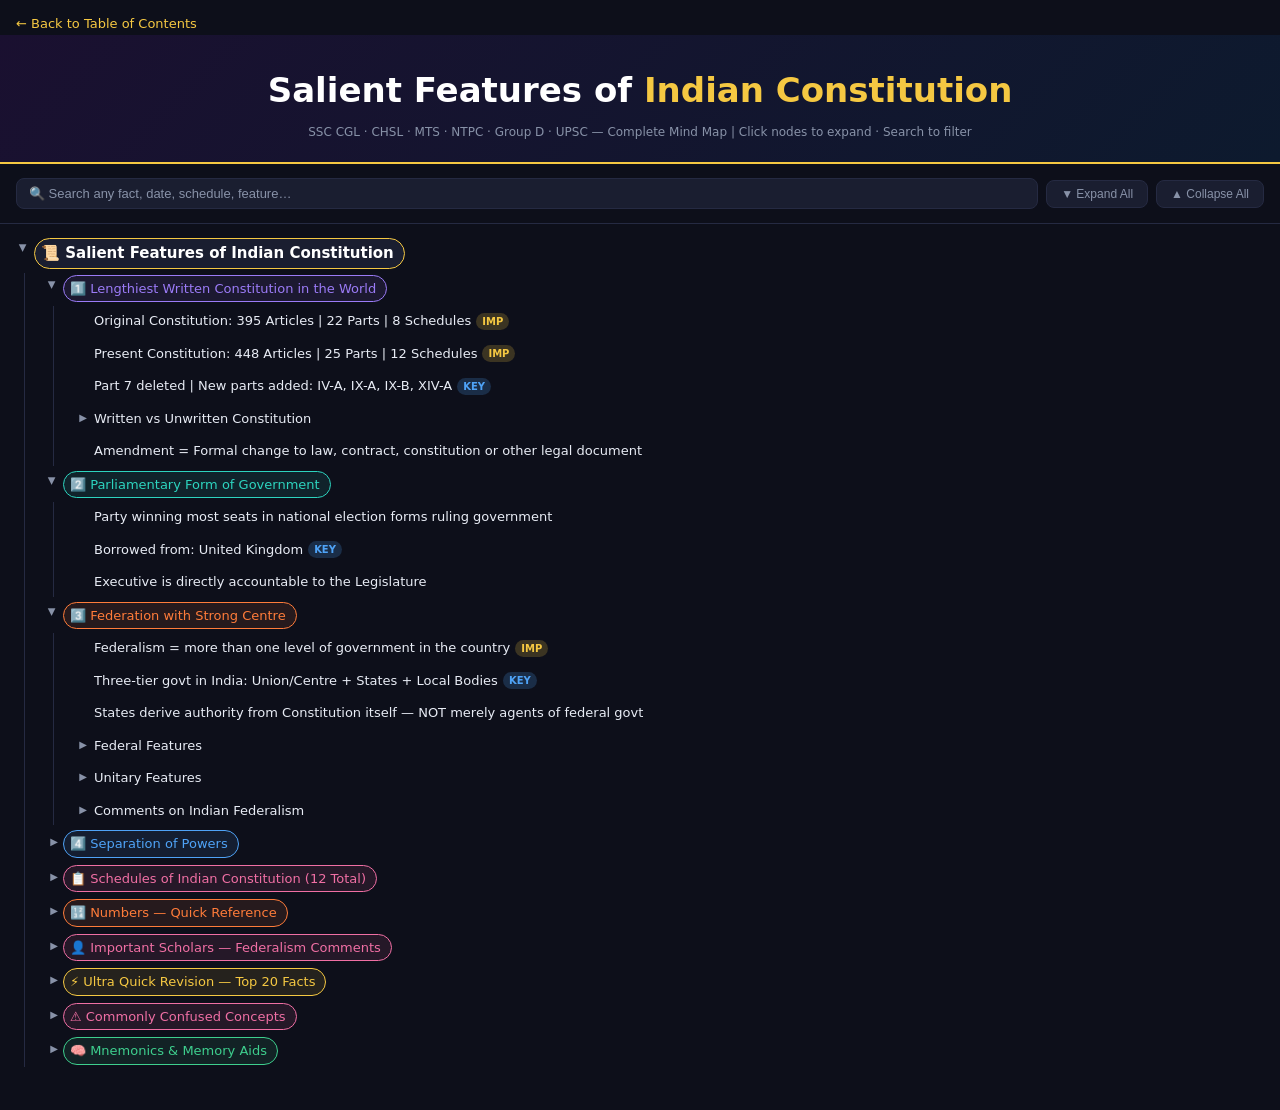
<file: pages/chapter2.html>
<!DOCTYPE html>
<html lang="en">
<head>
<meta charset="UTF-8">
<meta name="viewport" content="width=device-width, initial-scale=1.0">
<title>Salient Features of Indian Constitution – Mind Map</title>
<style>
:root{
  --bg:#0d0f1a;--s:#141726;--card:#1a1e30;--border:#252a42;
  --gold:#f5c842;--orange:#ff7c3a;--blue:#4fa3f7;--green:#3ecf8e;
  --pink:#f06fa4;--purple:#9b7bf7;--teal:#2dd4bf;--text:#e8ecf5;--muted:#8892a8;
}
*{margin:0;padding:0;box-sizing:border-box}
body{background:var(--bg);color:var(--text);font-family:system-ui,-apple-system,sans-serif;font-size:14px;line-height:1.6}
.header{background:linear-gradient(135deg,#1a1030,#0d1a2e);border-bottom:2px solid var(--gold);padding:28px 20px 20px;text-align:center}
.header h1{font-size:clamp(20px,5vw,34px);font-weight:800;color:#fff}
.header h1 span{color:var(--gold)}
.header p{color:var(--muted);font-size:12px;margin-top:6px}
.controls{display:flex;gap:8px;flex-wrap:wrap;padding:14px 16px;border-bottom:1px solid var(--border);align-items:center}
.controls input{flex:1;min-width:160px;padding:7px 12px;background:var(--card);border:1px solid var(--border);border-radius:8px;color:var(--text);font-size:13px}
.controls input::placeholder{color:var(--muted)}
.btn{padding:6px 14px;border:1px solid var(--border);border-radius:8px;background:var(--card);color:var(--muted);cursor:pointer;font-size:12px;transition:.15s}
.btn:hover{background:var(--border);color:var(--text)}
.tree{padding:12px 16px 40px}
ul{list-style:none;padding:0}
.children{padding-left:20px;border-left:1px solid var(--border);margin-left:8px;margin-top:2px}
.children.closed{display:none}
.row{display:flex;align-items:flex-start;gap:0;padding:2px 0;cursor:pointer;border-radius:6px;transition:background .12s}
.row:hover{background:rgba(255,255,255,.04)}
.arrow{width:18px;min-width:18px;font-size:10px;color:var(--muted);padding-top:4px;text-align:center;transition:transform .15s;flex-shrink:0}
.arrow.open{transform:rotate(90deg)}
.pill{display:inline-flex;align-items:center;gap:5px;padding:3px 10px 3px 6px;border-radius:20px;font-size:13px;flex-wrap:wrap;line-height:1.5}
.badge{font-size:10px;font-weight:700;padding:1px 6px;border-radius:10px;white-space:nowrap}
.b-imp{background:rgba(245,200,66,.2);color:var(--gold)}
.b-key{background:rgba(79,163,247,.2);color:var(--blue)}
.b-warn{background:rgba(240,111,164,.2);color:var(--pink)}
.b-ok{background:rgba(62,207,142,.2);color:var(--green)}
.l0 .pill{background:var(--card);border:1.5px solid var(--gold);font-size:15px;font-weight:700;color:#fff}
.lp .pill{background:rgba(155,123,247,.1);border:0.5px solid var(--purple);color:var(--purple)}
.lt .pill{background:rgba(45,212,191,.1);border:0.5px solid var(--teal);color:var(--teal)}
.la .pill{background:rgba(255,124,58,.1);border:0.5px solid var(--orange);color:var(--orange)}
.lc .pill{background:rgba(240,111,164,.1);border:0.5px solid var(--pink);color:var(--pink)}
.lb .pill{background:rgba(79,163,247,.1);border:0.5px solid var(--blue);color:var(--blue)}
.lg .pill{background:rgba(62,207,142,.1);border:0.5px solid var(--green);color:var(--green)}
.lr .pill{background:rgba(245,200,66,.1);border:0.5px solid var(--gold);color:var(--gold)}
.l2 .pill,.l3 .pill{background:transparent;border:none;color:var(--text);padding-left:2px;font-size:13px;font-weight:400}
.l3 .pill{color:var(--muted);font-size:12px}
.hl .pill{background:rgba(245,200,66,.08)!important;border:1px solid var(--gold)!important}
.dim{opacity:.25}
mark{background:rgba(245,200,66,.3);border-radius:2px;color:var(--text)}
.back-link {
  padding: 12px 16px 0 16px;
}
.back-link a {
  color: var(--gold);
  text-decoration: none;
  font-size: 13px;
  display: inline-flex;
  align-items: center;
  gap: 6px;
}
.back-link a:hover {
  text-decoration: underline;
}
</style>
</head>
<body>
<div class="back-link">
  <p><a href="index.html">← Back to Table of Contents</a></p>
</div>
<div class="header">
  <h1>Salient Features of <span>Indian Constitution</span></h1>
  <p>SSC CGL · CHSL · MTS · NTPC · Group D · UPSC — Complete Mind Map | Click nodes to expand · Search to filter</p>
</div>
<div class="controls">
  <input type="text" id="srch" placeholder="🔍 Search any fact, date, schedule, feature…" oninput="search(this.value)">
  <button class="btn" onclick="setAll(true)">▼ Expand All</button>
  <button class="btn" onclick="setAll(false)">▲ Collapse All</button>
</div>
<div class="tree"><ul id="root"></ul></div>

<script>
const T=[
 {l:"📜 Salient Features of Indian Constitution",c:"l0",o:1,ch:[

  {l:"1️⃣ Lengthiest Written Constitution in the World",c:"lp",o:1,ch:[
   {l:"Original Constitution: 395 Articles | 22 Parts | 8 Schedules",c:"l2",b:[{t:"IMP",s:"b-imp"}]},
   {l:"Present Constitution: 448 Articles | 25 Parts | 12 Schedules",c:"l2",b:[{t:"IMP",s:"b-imp"}]},
   {l:"Part 7 deleted | New parts added: IV-A, IX-A, IX-B, XIV-A",c:"l2",b:[{t:"KEY",s:"b-key"}]},
   {l:"Written vs Unwritten Constitution",c:"l2",ch:[
    {l:"Written — Compiled, structured, formally constituted, NOT easy to amend | Example: India",c:"l3"},
    {l:"Unwritten — Not structured, not formally constituted, Easy to amend | Example: United Kingdom",c:"l3"}
   ]},
   {l:"Amendment = Formal change to law, contract, constitution or other legal document",c:"l2"}
  ]},

  {l:"2️⃣ Parliamentary Form of Government",c:"lt",o:1,ch:[
   {l:"Party winning most seats in national election forms ruling government",c:"l2"},
   {l:"Borrowed from: United Kingdom",c:"l2",b:[{t:"KEY",s:"b-key"}]},
   {l:"Executive is directly accountable to the Legislature",c:"l2"}
  ]},

  {l:"3️⃣ Federation with Strong Centre",c:"la",o:1,ch:[
   {l:"Federalism = more than one level of government in the country",c:"l2",b:[{t:"IMP",s:"b-imp"}]},
   {l:"Three-tier govt in India: Union/Centre + States + Local Bodies",c:"l2",b:[{t:"KEY",s:"b-key"}]},
   {l:"States derive authority from Constitution itself — NOT merely agents of federal govt",c:"l2"},
   {l:"Federal Features",c:"l2",ch:[
    {l:"Written Constitution",c:"l3"},
    {l:"Supremacy of the Constitution",c:"l3"},
    {l:"Rigidity of Constitution",c:"l3"},
    {l:"Independence of Judiciary",c:"l3"},
    {l:"Bicameralism",c:"l3"},
    {l:"Dual Government",c:"l3"}
   ]},
   {l:"Unitary Features",c:"l2",ch:[
    {l:"Single Constitution",c:"l3",b:[{t:"IMP",s:"b-imp"}]},
    {l:"Single Citizenship",c:"l3",b:[{t:"IMP",s:"b-imp"}]},
    {l:"Integrated Judiciary",c:"l3"},
    {l:"All India Services",c:"l3"},
    {l:"Emergency Provisions",c:"l3"},
    {l:"Appointment of Governors by Centre",c:"l3",b:[{t:"KEY",s:"b-key"}]}
   ]},
   {l:"Comments on Indian Federalism",c:"l2",ch:[
    {l:"K.C. Wheare → Quasi Federal",c:"l3",b:[{t:"KEY",s:"b-key"}]},
    {l:"Granville Seward Austin → Cooperative Federalism",c:"l3",b:[{t:"KEY",s:"b-key"}]},
    {l:"Ivor Jennings → Federalism with centralising tendency",c:"l3",b:[{t:"KEY",s:"b-key"}]},
    {l:"Morris Jones → Bargaining Federalism",c:"l3",b:[{t:"KEY",s:"b-key"}]}
   ]}
  ]},

  {l:"4️⃣ Separation of Powers",c:"lb",o:0,ch:[
   {l:"Legislative → Makes Laws",c:"l2",b:[{t:"IMP",s:"b-imp"}]},
   {l:"Executive → Carries Out Laws",c:"l2",b:[{t:"IMP",s:"b-imp"}]},
   {l:"Judiciary → Evaluates Laws",c:"l2",b:[{t:"IMP",s:"b-imp"}]}
  ]},

  {l:"📋 Schedules of Indian Constitution (12 Total)",c:"lc",o:0,ch:[
   {l:"Schedule 1 — Names of States, UTs and their territorial jurisdiction",c:"l2",b:[{t:"KEY",s:"b-key"}]},
   {l:"Schedule 2 — Emoluments and Allowances of President, VP, Governor, Speaker, Deputy Speaker, Chairman, Deputy Chairman, Judges, CAG",c:"l2",b:[{t:"IMP",s:"b-imp"}]},
   {l:"Schedule 3 — Oaths and Affirmations (Union+State) of Ministers, MPs, MLAs, Judges, CAG",c:"l2",b:[{t:"IMP",s:"b-imp"}]},
   {l:"Schedule 4 — Allocation of Seats in Rajya Sabha",c:"l2",b:[{t:"KEY",s:"b-key"}]},
   {l:"Schedule 5 — Administration of Scheduled Areas and Scheduled Tribes of AP, Chhattisgarh, Maharashtra, Jharkhand, MP, Gujarat, Himachal Pradesh, Odisha, Rajasthan, Telangana",c:"l2",b:[{t:"KEY",s:"b-key"}]},
   {l:"Schedule 6 — Administration of tribal areas of Assam, Tripura, Meghalaya, Mizoram",c:"l2",ch:[
    {l:"Why in news: Ladakh demanding extension of 6th Schedule to protect tribal culture and autonomy",c:"l3",b:[{t:"IMP",s:"b-imp"}]},
    {l:"Entails: Autonomous District Councils (ADCs), Powers of ADCs, Cultural preservation",c:"l3"}
   ]},
   {l:"Schedule 7 — Three Lists: Union, State, Concurrent (Federal Provision)",c:"l2",b:[{t:"IMP",s:"b-imp"}],ch:[
    {l:"Union List — Initially 97, Currently 100 subjects | Defence, Banking, Foreign Affairs, Citizenship, Airways, Atomic Energy, etc.",c:"l3",b:[{t:"IMP",s:"b-imp"}]},
    {l:"State List — Initially 66, Currently 61 subjects | Public Order, Local Govt, Health, Agriculture, Liquor, Fisheries, Betting, Pilgrimage",c:"l3",b:[{t:"IMP",s:"b-imp"}]},
    {l:"Concurrent List — Initially 47, Currently 52 subjects | Marriage+Divorce, Education, Electricity, Insolvency, Trade Dispute, Weights+Measures",c:"l3",b:[{t:"IMP",s:"b-imp"}]},
    {l:"Residuary List — Subjects NOT in any list | Parliament has power to legislate | Borrowed from Canadian Constitution",c:"l3",b:[{t:"KEY",s:"b-key"}]},
    {l:"42nd Amendment 1976 — transferred from State to Concurrent: Education, Forest, Weight+Measures, Protection of Wild Animals+Birds, Administration of Justice",c:"l3",b:[{t:"IMP",s:"b-imp"}]},
    {l:"5 scenarios when Parliament can legislate on State List subjects",c:"l3",ch:[
     {l:"1. National Emergency",c:"l3"},
     {l:"2. President Rule",c:"l3"},
     {l:"3. Two or more states ask the Centre",c:"l3"},
     {l:"4. To enforce International Treaty",c:"l3"},
     {l:"5. If Rajya Sabha gives Parliament this power with Special Majority",c:"l3"}
    ]}
   ]},
   {l:"Schedule 8 — Official Languages",c:"l2",b:[{t:"IMP",s:"b-imp"}],ch:[
    {l:"Originally 14 languages | Presently 22 languages",c:"l3",b:[{t:"IMP",s:"b-imp"}]},
    {l:"21st CAA 1967 → Sindhi added",c:"l3"},
    {l:"71st CAA 1992 → Konkani, Manipuri, Nepali added",c:"l3"},
    {l:"92nd CAA 2003 → Bodo, Dogri, Santhali, Maithili (BDSM) added",c:"l3",b:[{t:"KEY",s:"b-key"}]},
    {l:"96th CAA 2011 → Changed name Oriya to Odia",c:"l3",b:[{t:"KEY",s:"b-key"}]},
    {l:"Classical Languages (6): Tamil, Sanskrit, Telugu, Kannada, Malayalam, Odia",c:"l3",b:[{t:"IMP",s:"b-imp"}]},
    {l:"Newly Added Classical Languages 2024: Marathi, Pali, Prakrit, Assamese, Bengali",c:"l3",b:[{t:"IMP",s:"b-imp"}]}
   ]},
   {l:"Schedule 9 — Land reforms and Zamindari System | Added by 1st CA: 1951",c:"l2",b:[{t:"KEY",s:"b-key"}]},
   {l:"Schedule 10 — Disqualification of MPs and MLAs on grounds of Defection | Added by 52nd CA: 1985",c:"l2",b:[{t:"IMP",s:"b-imp"}]},
   {l:"Schedule 11 — Panchayat provisions | 73rd CA: 1992 | 29 Functional Matters",c:"l2",b:[{t:"IMP",s:"b-imp"}]},
   {l:"Schedule 12 — Municipal provisions | 74th CA: 1992 | 18 Functional Matters",c:"l2",b:[{t:"IMP",s:"b-imp"}]}
  ]},

  {l:"🔢 Numbers — Quick Reference",c:"la",o:0,ch:[
   {l:"Original Constitution: 395 Articles + 22 Parts + 8 Schedules",c:"l2",b:[{t:"IMP",s:"b-imp"}]},
   {l:"Present Constitution: 448 Articles + 25 Parts + 12 Schedules",c:"l2",b:[{t:"IMP",s:"b-imp"}]},
   {l:"Union List: 97 → 100 subjects | State List: 66 → 61 subjects | Concurrent: 47 → 52 subjects",c:"l2",b:[{t:"IMP",s:"b-imp"}]},
   {l:"Schedule 8 Languages: Original 14 → Present 22",c:"l2",b:[{t:"IMP",s:"b-imp"}]},
   {l:"Schedule 11 (Panchayat): 29 Functional Matters",c:"l2",b:[{t:"KEY",s:"b-key"}]},
   {l:"Schedule 12 (Municipality): 18 Functional Matters",c:"l2",b:[{t:"KEY",s:"b-key"}]},
   {l:"Classical Languages original 6 + 5 new in 2024 = 11 total",c:"l2",b:[{t:"IMP",s:"b-imp"}]}
  ]},

  {l:"👤 Important Scholars — Federalism Comments",c:"lc",o:0,ch:[
   {l:"K.C. Wheare — called Indian federalism Quasi Federal",c:"l2",b:[{t:"KEY",s:"b-key"}]},
   {l:"Granville Seward Austin — called it Cooperative Federalism",c:"l2",b:[{t:"KEY",s:"b-key"}]},
   {l:"Ivor Jennings — called it Federalism with centralising tendency",c:"l2",b:[{t:"KEY",s:"b-key"}]},
   {l:"Morris Jones — called it Bargaining Federalism",c:"l2",b:[{t:"KEY",s:"b-key"}]}
  ]},

  {l:"⚡ Ultra Quick Revision — Top 20 Facts",c:"lr",o:0,ch:[
   {l:"1. India has LENGTHIEST written constitution in the world",c:"l2",b:[{t:"IMP",s:"b-imp"}]},
   {l:"2. Original: 395 Articles, 22 Parts, 8 Schedules",c:"l2",b:[{t:"IMP",s:"b-imp"}]},
   {l:"3. Present: 448 Articles, 25 Parts, 12 Schedules",c:"l2",b:[{t:"IMP",s:"b-imp"}]},
   {l:"4. Parliamentary form of government borrowed from UK",c:"l2",b:[{t:"IMP",s:"b-imp"}]},
   {l:"5. India = Federation with STRONG CENTRE (not purely federal)",c:"l2",b:[{t:"IMP",s:"b-imp"}]},
   {l:"6. Three tiers: Union + States + Local Bodies",c:"l2",b:[{t:"KEY",s:"b-key"}]},
   {l:"7. K.C. Wheare called Indian federalism QUASI FEDERAL",c:"l2",b:[{t:"IMP",s:"b-imp"}]},
   {l:"8. Residuary List power with Parliament — borrowed from Canada",c:"l2",b:[{t:"IMP",s:"b-imp"}]},
   {l:"9. Union List: 100 subjects | State List: 61 subjects | Concurrent: 52 subjects",c:"l2",b:[{t:"IMP",s:"b-imp"}]},
   {l:"10. Schedule 8: Originally 14 languages, now 22 languages",c:"l2",b:[{t:"IMP",s:"b-imp"}]},
   {l:"11. 92nd CAA 2003 added: Bodo, Dogri, Santhali, Maithili (BDSM)",c:"l2",b:[{t:"IMP",s:"b-imp"}]},
   {l:"12. 96th CAA 2011: Oriya renamed to Odia",c:"l2",b:[{t:"KEY",s:"b-key"}]},
   {l:"13. Classical Languages (original 6): Tamil, Sanskrit, Telugu, Kannada, Malayalam, Odia",c:"l2",b:[{t:"IMP",s:"b-imp"}]},
   {l:"14. 2024 New Classical Languages: Marathi, Pali, Prakrit, Assamese, Bengali",c:"l2",b:[{t:"IMP",s:"b-imp"}]},
   {l:"15. Schedule 9: Land reforms, added by 1st CA 1951",c:"l2",b:[{t:"KEY",s:"b-key"}]},
   {l:"16. Schedule 10: Anti-Defection, added by 52nd CA 1985",c:"l2",b:[{t:"IMP",s:"b-imp"}]},
   {l:"17. Schedule 11: Panchayat (73rd CA, 1992, 29 matters) | Schedule 12: Municipality (74th CA, 1992, 18 matters)",c:"l2",b:[{t:"IMP",s:"b-imp"}]},
   {l:"18. 42nd Amendment 1976 transferred Education, Forest, etc. from State to Concurrent List",c:"l2",b:[{t:"IMP",s:"b-imp"}]},
   {l:"19. Three organs: Legislature (Make laws), Executive (Carry out), Judiciary (Evaluate)",c:"l2",b:[{t:"KEY",s:"b-key"}]},
   {l:"20. TEARS OF OLD PM — mnemonic for all 12 Schedules",c:"l2",b:[{t:"TRICK",s:"b-ok"}]}
  ]},

  {l:"⚠ Commonly Confused Concepts",c:"lc",o:0,ch:[
   {l:"Original Articles = 395 ≠ Present Articles = 448",c:"l2",b:[{t:"TRAP",s:"b-imp"}]},
   {l:"Original Schedules = 8 ≠ Present Schedules = 12",c:"l2",b:[{t:"TRAP",s:"b-imp"}]},
   {l:"Union List currently = 100 ≠ originally = 97",c:"l2",b:[{t:"TRAP",s:"b-imp"}]},
   {l:"State List currently = 61 ≠ originally = 66",c:"l2",b:[{t:"TRAP",s:"b-imp"}]},
   {l:"Concurrent List currently = 52 ≠ originally = 47",c:"l2",b:[{t:"TRAP",s:"b-imp"}]},
   {l:"Schedule 8 Languages originally = 14 ≠ presently = 22",c:"l2",b:[{t:"TRAP",s:"b-imp"}]},
   {l:"Schedule 5 (Scheduled Tribes: AP, MP, etc.) ≠ Schedule 6 (Tribal areas: Assam, Tripura, Meghalaya, Mizoram)",c:"l2",b:[{t:"TRAP",s:"b-imp"}]},
   {l:"Unitary feature: Single Citizenship ≠ Federal feature: Dual Citizenship (USA has dual)",c:"l2",b:[{t:"TRAP",s:"b-imp"}]},
   {l:"K.C. Wheare = Quasi Federal ≠ Ivor Jennings = Centralising tendency (easy to mix)",c:"l2",b:[{t:"TRAP",s:"b-imp"}]},
   {l:"Written constitution = NOT easy to amend ≠ Unwritten (UK) = Easy to amend",c:"l2",b:[{t:"TRAP",s:"b-imp"}]},
   {l:"Residuary List borrowed from Canada ≠ Parliamentary form borrowed from UK",c:"l2",b:[{t:"TRAP",s:"b-imp"}]}
  ]},

  {l:"🧠 Mnemonics & Memory Aids",c:"lg",o:0,ch:[
   {l:"TEARS OF OLD PM → All 12 Schedules in order",c:"l2",b:[{t:"TRICK",s:"b-ok"}],ch:[
    {l:"T = Territory (Sch 1) | E = Emoluments (Sch 2) | A = Affirmation+Oath (Sch 3) | R = Rajya Sabha (Sch 4)",c:"l3"},
    {l:"S = Scheduled Area (Sch 5) | O = Other Scheduled Area (Sch 6) | F = Federal Provision/7 Lists (Sch 7)",c:"l3"},
    {l:"O = Official Language (Sch 8) | L = Land Provision (Sch 9) | D = Defection (Sch 10)",c:"l3"},
    {l:"P = Panchayat (Sch 11) | M = Municipality (Sch 12)",c:"l3"}
   ]},
   {l:"Classical Languages trick: Tu Shuru To Kar Mai Aariya (Oriya) = Tamil, Sanskrit, Telugu, Kannada, Malayalam, Odia",c:"l2",b:[{t:"TRICK",s:"b-ok"}]},
   {l:"92nd CAA 2003 languages: BDSM = Bodo, Dogri, Santhali, Maithili",c:"l2",b:[{t:"TRICK",s:"b-ok"}]},
   {l:"Federalism scholars: WJ = Wheare (Quasi), Austin (Cooperative) | Jennings (Central) | Morris (Bargaining)",c:"l2",b:[{t:"TRICK",s:"b-ok"}]},
   {l:"Union List subjects UP: 97 → 100 (+3) | State List DOWN: 66 → 61 (-5) | Concurrent UP: 47 → 52 (+5)",c:"l2",b:[{t:"TRICK",s:"b-ok"}]},
   {l:"5 scenarios for Parliament on State list: NP-TRI-S = National emergency, President Rule, Two states ask, Rajya Sabha, International treaty",c:"l2",b:[{t:"TRICK",s:"b-ok"}]},
   {l:"2024 New Classical Languages: MAP-B = Marathi, Assamese, Pali+Prakrit, Bengali",c:"l2",b:[{t:"TRICK",s:"b-ok"}]}
  ]}

 ]}
];

function build(data,ul){
  data.forEach(d=>{
    const li=document.createElement('li');
    li.style.marginBottom='3px';
    const row=document.createElement('div');
    row.className='row '+d.c;
    const arr=document.createElement('span');
    arr.className='arrow';
    arr.textContent=d.ch&&d.ch.length?'▶':' ';
    if(d.o)arr.classList.add('open');
    const pill=document.createElement('span');
    pill.className='pill';
    const txt=document.createElement('span');
    txt.className='ntext';
    txt.textContent=d.l;
    pill.appendChild(txt);
    if(d.b){d.b.forEach(b=>{const s=document.createElement('span');s.className='badge '+b.s;s.textContent=b.t;pill.appendChild(s);});}
    row.appendChild(arr);row.appendChild(pill);
    li.appendChild(row);
    if(d.ch&&d.ch.length){
      const sub=document.createElement('ul');
      sub.className='children'+(d.o?'':' closed');
      build(d.ch,sub);
      li.appendChild(sub);
      row.addEventListener('click',()=>{
        const cl=sub.classList.contains('closed');
        sub.classList.toggle('closed',!cl);
        arr.classList.toggle('open',cl);
      });
    }
    ul.appendChild(li);
  });
}
function setAll(open){
  document.querySelectorAll('.children').forEach(e=>e.classList.toggle('closed',!open));
  document.querySelectorAll('.arrow').forEach(a=>{if(a.textContent!=' ')a.classList.toggle('open',open);});
}
function search(q){
  q=q.trim().toLowerCase();
  const rows=document.querySelectorAll('.row');
  if(!q){
    rows.forEach(r=>{r.classList.remove('hl','dim');const t=r.querySelector('.ntext');t.innerHTML=t.textContent;});
    return;
  }
  rows.forEach(r=>{
    const t=r.querySelector('.ntext');
    const raw=t.textContent;
    if(raw.toLowerCase().includes(q)){
      r.classList.add('hl');r.classList.remove('dim');
      const re=new RegExp('('+q.replace(/[.*+?^${}()|[\]\\]/g,'\\$&')+')','gi');
      t.innerHTML=raw.replace(re,'<mark>$1</mark>');
      let p=r.closest('.children');
      while(p){p.classList.remove('closed');const prev=p.previousElementSibling;if(prev){const a=prev.querySelector('.arrow');if(a)a.classList.add('open');}p=p.parentElement&&p.parentElement.closest('.children');}
    } else {
      r.classList.remove('hl');r.classList.add('dim');t.innerHTML=raw;
    }
  });
}
build(T,document.getElementById('root'));
</script>
</body>
</html>
</file>
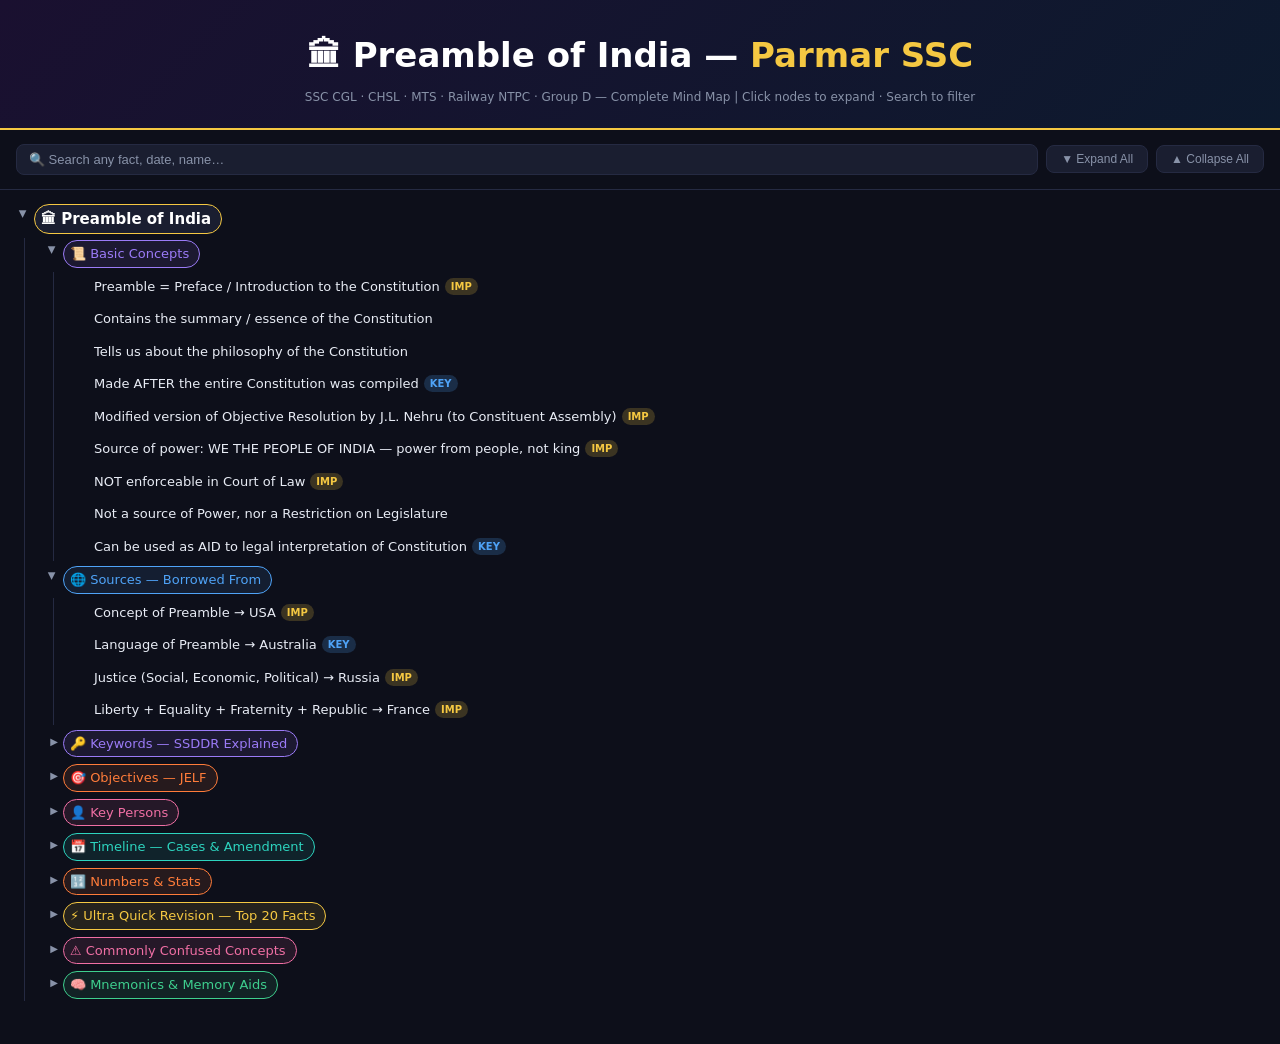
<file: pages/chapter3.html>
<!DOCTYPE html>
<html lang="en">
<head>
<meta charset="UTF-8">
<meta name="viewport" content="width=device-width, initial-scale=1.0">
<title>Preamble of India – Mind Map | Parmar SSC</title>
<style>
:root{
  --bg:#0d0f1a;--s:#141726;--card:#1a1e30;--border:#252a42;
  --gold:#f5c842;--orange:#ff7c3a;--blue:#4fa3f7;--green:#3ecf8e;
  --pink:#f06fa4;--purple:#9b7bf7;--teal:#2dd4bf;--text:#e8ecf5;--muted:#8892a8;
}
*{margin:0;padding:0;box-sizing:border-box}
body{background:var(--bg);color:var(--text);font-family:system-ui,-apple-system,sans-serif;font-size:14px;line-height:1.6}
.header{background:linear-gradient(135deg,#1a1030,#0d1a2e);border-bottom:2px solid var(--gold);padding:28px 20px 20px;text-align:center}
.header h1{font-size:clamp(20px,5vw,34px);font-weight:800;color:#fff}
.header h1 span{color:var(--gold)}
.header p{color:var(--muted);font-size:12px;margin-top:6px}
.controls{display:flex;gap:8px;flex-wrap:wrap;padding:14px 16px;border-bottom:1px solid var(--border);align-items:center}
.controls input{flex:1;min-width:160px;padding:7px 12px;background:var(--card);border:1px solid var(--border);border-radius:8px;color:var(--text);font-size:13px}
.controls input::placeholder{color:var(--muted)}
.btn{padding:6px 14px;border:1px solid var(--border);border-radius:8px;background:var(--card);color:var(--muted);cursor:pointer;font-size:12px;transition:.15s}
.btn:hover{background:var(--border);color:var(--text)}
.tree{padding:12px 16px 40px}
ul{list-style:none;padding:0}
.children{padding-left:20px;border-left:1px solid var(--border);margin-left:8px;margin-top:2px}
.children.closed{display:none}
.row{display:flex;align-items:flex-start;gap:0;padding:2px 0;cursor:pointer;border-radius:6px;transition:background .12s}
.row:hover{background:rgba(255,255,255,.04)}
.arrow{width:18px;min-width:18px;font-size:10px;color:var(--muted);padding-top:4px;text-align:center;transition:transform .15s;flex-shrink:0}
.arrow.open{transform:rotate(90deg)}
.pill{display:inline-flex;align-items:center;gap:5px;padding:3px 10px 3px 6px;border-radius:20px;font-size:13px;flex-wrap:wrap;line-height:1.5}
.badge{font-size:10px;font-weight:700;padding:1px 6px;border-radius:10px;white-space:nowrap}
.b-imp{background:rgba(245,200,66,.2);color:var(--gold)}
.b-key{background:rgba(79,163,247,.2);color:var(--blue)}
.b-warn{background:rgba(240,111,164,.2);color:var(--pink)}
.b-ok{background:rgba(62,207,142,.2);color:var(--green)}
.l0 .pill{background:var(--card);border:1.5px solid var(--gold);font-size:15px;font-weight:700;color:#fff}
.lp .pill{background:rgba(155,123,247,.1);border:0.5px solid var(--purple);color:var(--purple)}
.lt .pill{background:rgba(45,212,191,.1);border:0.5px solid var(--teal);color:var(--teal)}
.la .pill{background:rgba(255,124,58,.1);border:0.5px solid var(--orange);color:var(--orange)}
.lc .pill{background:rgba(240,111,164,.1);border:0.5px solid var(--pink);color:var(--pink)}
.lb .pill{background:rgba(79,163,247,.1);border:0.5px solid var(--blue);color:var(--blue)}
.lg .pill{background:rgba(62,207,142,.1);border:0.5px solid var(--green);color:var(--green)}
.lr .pill{background:rgba(245,200,66,.1);border:0.5px solid var(--gold);color:var(--gold)}
.l2 .pill,.l3 .pill{background:transparent;border:none;color:var(--text);padding-left:2px;font-size:13px;font-weight:400}
.l3 .pill{color:var(--muted);font-size:12px}
.hl .pill{background:rgba(245,200,66,.08)!important;border:1px solid var(--gold)!important}
.dim{opacity:.25}
mark{background:rgba(245,200,66,.3);border-radius:2px;color:var(--text)}
</style>
</head>
<body>
<div class="header">
  <h1>🏛 Preamble of India — <span>Parmar SSC</span></h1>
  <p>SSC CGL · CHSL · MTS · Railway NTPC · Group D — Complete Mind Map | Click nodes to expand · Search to filter</p>
</div>
<div class="controls">
  <input type="text" id="srch" placeholder="🔍 Search any fact, date, name…" oninput="search(this.value)">
  <button class="btn" onclick="setAll(true)">▼ Expand All</button>
  <button class="btn" onclick="setAll(false)">▲ Collapse All</button>
</div>
<div class="tree"><ul id="root"></ul></div>
<script>
const T=[
  {l:"🏛 Preamble of India", c:"l0", o:1, ch:[
    {l:"📜 Basic Concepts", c:"lp", o:1, ch:[
      {l:"Preamble = Preface / Introduction to the Constitution", c:"l2", b:[{t:"IMP",s:"b-imp"}]},
      {l:"Contains the summary / essence of the Constitution", c:"l2"},
      {l:"Tells us about the philosophy of the Constitution", c:"l2"},
      {l:"Made AFTER the entire Constitution was compiled", c:"l2", b:[{t:"KEY",s:"b-key"}]},
      {l:"Modified version of Objective Resolution by J.L. Nehru (to Constituent Assembly)", c:"l2", b:[{t:"IMP",s:"b-imp"}]},
      {l:"Source of power: WE THE PEOPLE OF INDIA — power from people, not king", c:"l2", b:[{t:"IMP",s:"b-imp"}]},
      {l:"NOT enforceable in Court of Law", c:"l2", b:[{t:"IMP",s:"b-imp"}]},
      {l:"Not a source of Power, nor a Restriction on Legislature", c:"l2"},
      {l:"Can be used as AID to legal interpretation of Constitution", c:"l2", b:[{t:"KEY",s:"b-key"}]}
    ]},
    {l:"🌐 Sources — Borrowed From", c:"lb", o:1, ch:[
      {l:"Concept of Preamble → USA", c:"l2", b:[{t:"IMP",s:"b-imp"}]},
      {l:"Language of Preamble → Australia", c:"l2", b:[{t:"KEY",s:"b-key"}]},
      {l:"Justice (Social, Economic, Political) → Russia", c:"l2", b:[{t:"IMP",s:"b-imp"}]},
      {l:"Liberty + Equality + Fraternity + Republic → France", c:"l2", b:[{t:"IMP",s:"b-imp"}]}
    ]},
    {l:"🔑 Keywords — SSDDR Explained", c:"lp", o:0, ch:[
      {l:"S — Sovereign", c:"l2", ch:[
        {l:"Supreme right on internal + external matters", c:"l3"},
        {l:"No external power can dictate Govt. of India", c:"l3", b:[{t:"KEY",s:"b-key"}]}
      ]},
      {l:"S — Socialist", c:"l2", b:[{t:"IMP",s:"b-imp"}], ch:[
        {l:"Wealth generated socially → shared equally by society", c:"l3"},
        {l:"Govt. regulates land & industry ownership to reduce inequalities", c:"l3"},
        {l:"India = Mixed Economy | USA = Capitalist | Russia = Socialist example", c:"l3", b:[{t:"KEY",s:"b-key"}]}
      ]},
      {l:"S — Secular", c:"l2", b:[{t:"IMP",s:"b-imp"}], ch:[
        {l:"Freedom to follow ANY religion or no religion", c:"l3"},
        {l:"No official State Religion in India", c:"l3", b:[{t:"KEY",s:"b-key"}]},
        {l:"India = POSITIVE secularism: State can involve in religious matters", c:"l3", b:[{t:"IMP",s:"b-imp"}]}
      ]},
      {l:"D — Democratic", c:"l2", ch:[
        {l:"Govt. by constitutional rules & principles", c:"l3"},
        {l:"A Govt. Of the People, By the People, For the People", c:"l3", b:[{t:"KEY",s:"b-key"}]}
      ]},
      {l:"R — Republic", c:"l2", ch:[
        {l:"Head of State = ELECTED by people, NOT hereditary", c:"l3", b:[{t:"IMP",s:"b-imp"}]},
        {l:"UK is NOT a Republic (hereditary monarchy)", c:"l3", b:[{t:"TRAP",s:"b-imp"}]}
      ]}
    ]},
    {l:"🎯 Objectives — JELF", c:"la", o:0, ch:[
      {l:"Justice", c:"l2", b:[{t:"IMP",s:"b-imp"}], ch:[
        {l:"3 types: Social | Economic | Political", c:"l3", b:[{t:"KEY",s:"b-key"}]},
        {l:"No discrimination: caste, religion, gender", c:"l3"},
        {l:"Concept from: Russia", c:"l3", b:[{t:"IMP",s:"b-imp"}]}
      ]},
      {l:"Liberty", c:"l2", ch:[
        {l:"5 forms: Thought | Expression | Belief | Faith | Worship", c:"l3", b:[{t:"KEY",s:"b-key"}]},
        {l:"Concept from: France", c:"l3", b:[{t:"IMP",s:"b-imp"}]}
      ]},
      {l:"Equality", c:"l2", ch:[
        {l:"2 types: Status | Opportunity", c:"l3", b:[{t:"KEY",s:"b-key"}]},
        {l:"All equal before law; traditional inequalities must end", c:"l3"},
        {l:"Concept from: France", c:"l3", b:[{t:"IMP",s:"b-imp"}]}
      ]},
      {l:"Fraternity", c:"l2", ch:[
        {l:"All citizens = members of same family; no one inferior", c:"l3"},
        {l:"Ensures dignity of individual + unity & integrity of nation", c:"l3", b:[{t:"KEY",s:"b-key"}]}
      ]}
    ]},
    {l:"👤 Key Persons", c:"lc", o:0, ch:[
      {l:"Beohar Rammanohar Sinha → designed & decorated the Preamble", c:"l2", b:[{t:"KEY",s:"b-key"}]},
      {l:"J.L. Nehru → presented Objective Resolution (basis of Preamble)", c:"l2", b:[{t:"IMP",s:"b-imp"}]},
      {l:"Indira Gandhi → PM during 42nd Amendment 1976 (Emergency period)", c:"l2", b:[{t:"IMP",s:"b-imp"}]},
      {l:"N. A. Palkhivala → 'Identity Card of the Constitution'", c:"l2", b:[{t:"KEY",s:"b-key"}]},
      {l:"K. M. Munshi → 'Political Horoscope of the Constitution'", c:"l2", b:[{t:"KEY",s:"b-key"}]},
      {l:"Pt. Thakur Das → called Preamble a 'Jewel Set'", c:"l2", b:[{t:"KEY",s:"b-key"}]}
    ]},
    {l:"📅 Timeline — Cases & Amendment", c:"lt", o:0, ch:[
      {l:"26 Nov 1949 → Constitution Adopted & Enacted by Constituent Assembly", c:"l2", b:[{t:"IMP",s:"b-imp"}]},
      {l:"26 Jan 1950 → Constitution Enforced (Republic Day)", c:"l2", b:[{t:"IMP",s:"b-imp"}]},
      {l:"1960 → Berubari Union Case", c:"l2", b:[{t:"KEY",s:"b-key"}], ch:[
        {l:"SC: Preamble NOT a part of Constitution", c:"l3"},
        {l:"SC: Cannot be amended | Just a KEY to understand Constitution", c:"l3"},
        {l:"SC: NOT legally enforceable", c:"l3"}
      ]},
      {l:"1973 → Kesavananda Bharati Case", c:"l2", b:[{t:"IMP",s:"b-imp"}], ch:[
        {l:"Bench of 13 Judges gave verdict", c:"l3", b:[{t:"KEY",s:"b-key"}]},
        {l:"Preamble IS a part of Constitution → CAN be amended", c:"l3", b:[{t:"IMP",s:"b-imp"}]},
        {l:"Preamble reflects Basic Structure of Constitution", c:"l3"}
      ]},
      {l:"1976 → 42nd Constitutional Amendment Act", c:"l2", b:[{t:"IMP",s:"b-imp"}], ch:[
        {l:"Added 3 words: Socialist | Secular | Integrity", c:"l3", b:[{t:"IMP",s:"b-imp"}]},
        {l:"During Emergency | PM: Indira Gandhi", c:"l3"}
      ]},
      {l:"1995 → LIC of India Case → Reaffirmed Kesavananda ruling", c:"l2", b:[{t:"KEY",s:"b-key"}]},
      {l:"Preamble amended only ONCE → 1976 via 42nd CAA", c:"l2", b:[{t:"IMP",s:"b-imp"}]}
    ]},
    {l:"🔢 Numbers & Stats", c:"la", o:0, ch:[
      {l:"Justice types → 3 (Social, Economic, Political)", c:"l2", b:[{t:"KEY",s:"b-key"}]},
      {l:"Liberty forms → 5 (Thought, Expression, Belief, Faith, Worship)", c:"l2", b:[{t:"KEY",s:"b-key"}]},
      {l:"Equality types → 2 (Status, Opportunity)", c:"l2", b:[{t:"KEY",s:"b-key"}]},
      {l:"Words added by 42nd CAA → 3 (Socialist, Secular, Integrity)", c:"l2", b:[{t:"IMP",s:"b-imp"}]},
      {l:"Kesavananda Bharati bench → 13 Judges", c:"l2", b:[{t:"KEY",s:"b-key"}]},
      {l:"Preamble amended → Only 1 time (1976)", c:"l2", b:[{t:"IMP",s:"b-imp"}]}
    ]},
    {l:"⚡ Ultra Quick Revision — Top 20 Facts", c:"lr", o:0, ch:[
      {l:"1. Concept of Preamble from → USA", c:"l2", b:[{t:"IMP",s:"b-imp"}]},
      {l:"2. Language of Preamble from → Australia", c:"l2", b:[{t:"IMP",s:"b-imp"}]},
      {l:"3. Socialist + Secular + Integrity added by 42nd Amendment → 1976", c:"l2", b:[{t:"IMP",s:"b-imp"}]},
      {l:"4. PM during 42nd Amendment → Indira Gandhi (Emergency period)", c:"l2", b:[{t:"IMP",s:"b-imp"}]},
      {l:"5. Preamble designed & decorated by → Beohar Rammanohar Sinha", c:"l2", b:[{t:"IMP",s:"b-imp"}]},
      {l:"6. Based on → Objective Resolution by J.L. Nehru", c:"l2", b:[{t:"IMP",s:"b-imp"}]},
      {l:"7. Berubari Case (1960) → Preamble NOT part of Constitution", c:"l2", b:[{t:"IMP",s:"b-imp"}]},
      {l:"8. Kesavananda Bharati Case (1973) → Preamble IS part | 13 judges bench", c:"l2", b:[{t:"IMP",s:"b-imp"}]},
      {l:"9. LIC of India Case (1995) → Reaffirmed Kesavananda ruling", c:"l2", b:[{t:"IMP",s:"b-imp"}]},
      {l:"10. Preamble amended only ONCE → 1976", c:"l2", b:[{t:"IMP",s:"b-imp"}]},
      {l:"11. 3 types of Justice → Social, Economic, Political (from Russia)", c:"l2", b:[{t:"IMP",s:"b-imp"}]},
      {l:"12. 5 forms of Liberty → Thought, Expression, Belief, Faith, Worship", c:"l2", b:[{t:"IMP",s:"b-imp"}]},
      {l:"13. 2 types of Equality → Status, Opportunity (from France)", c:"l2", b:[{t:"IMP",s:"b-imp"}]},
      {l:"14. N.A. Palkhivala → Identity Card of Constitution", c:"l2", b:[{t:"IMP",s:"b-imp"}]},
      {l:"15. K.M. Munshi → Political Horoscope of Constitution", c:"l2", b:[{t:"IMP",s:"b-imp"}]},
      {l:"16. Preamble NOT enforceable in Court of Law", c:"l2", b:[{t:"IMP",s:"b-imp"}]},
      {l:"17. Republic → Head of State is ELECTED (not hereditary)", c:"l2", b:[{t:"IMP",s:"b-imp"}]},
      {l:"18. India Secular = Positive concept (State can involve in religious matters)", c:"l2", b:[{t:"IMP",s:"b-imp"}]},
      {l:"19. Preamble made AFTER entire Constitution was compiled", c:"l2", b:[{t:"IMP",s:"b-imp"}]},
      {l:"20. Liberty + Equality + Fraternity + Republic all from France | Justice from Russia", c:"l2", b:[{t:"IMP",s:"b-imp"}]}
    ]},
    {l:"⚠ Commonly Confused Concepts", c:"lc", o:0, ch:[
      {l:"Adopted: 26 Nov 1949 ≠ Enforced: 26 Jan 1950", c:"l2", b:[{t:"TRAP",s:"b-imp"}]},
      {l:"Berubari (1960): NOT part ≠ Kesavananda (1973): IS part of Constitution", c:"l2", b:[{t:"TRAP",s:"b-imp"}]},
      {l:"Preamble NOT enforceable ≠ Fundamental Rights ARE enforceable in court", c:"l2", b:[{t:"TRAP",s:"b-imp"}]},
      {l:"UK is NOT Republic ≠ India IS Republic", c:"l2", b:[{t:"TRAP",s:"b-imp"}]},
      {l:"India = Mixed Economy ≠ USA (Capitalist) ≠ Russia (Socialist)", c:"l2", b:[{t:"TRAP",s:"b-imp"}]},
      {l:"India Secular = Positive (State CAN intervene) ≠ Western = Negative (cannot)", c:"l2", b:[{t:"TRAP",s:"b-imp"}]},
      {l:"42nd CAA added 3 words (Socialist, Secular, Integrity) — NOT just 2", c:"l2", b:[{t:"TRAP",s:"b-imp"}]},
      {l:"Concept from USA ≠ Language from Australia — two different things", c:"l2", b:[{t:"TRAP",s:"b-imp"}]},
      {l:"Justice from Russia ≠ Equality/Liberty from France — common confusion", c:"l2", b:[{t:"TRAP",s:"b-imp"}]},
      {l:"Preamble is NOT a source of power to legislature NOR a restriction", c:"l2", b:[{t:"TRAP",s:"b-imp"}]}
    ]},
    {l:"🧠 Mnemonics & Memory Aids", c:"lg", o:0, ch:[
      {l:"SSDDR → Sovereign Socialist Secular Democratic Republic (5 keywords)", c:"l2", b:[{t:"TRICK",s:"b-ok"}]},
      {l:"JELF → Justice, Equality, Liberty, Fraternity (4 objectives)", c:"l2", b:[{t:"TRICK",s:"b-ok"}]},
      {l:"USA gave the IDEA, Australia gave the WORDS", c:"l2", b:[{t:"TRICK",s:"b-ok"}]},
      {l:"France = FREEDOM country → Liberty + Equality + Fraternity + Republic all French", c:"l2", b:[{t:"TRICK",s:"b-ok"}]},
      {l:"Russia = RED = Justice (communist/red country gave Justice concept)", c:"l2", b:[{t:"TRICK",s:"b-ok"}]},
      {l:"42nd CAA = SSI added during Emergency: Socialist, Secular, Integrity", c:"l2", b:[{t:"TRICK",s:"b-ok"}]},
      {l:"Berubari(B) before Kesavananda(K) → B said NO, K said YES (part of constitution)", c:"l2", b:[{t:"TRICK",s:"b-ok"}]},
      {l:"5 Liberty forms → TEB-FW: Thought, Expression, Belief, Faith, Worship", c:"l2", b:[{t:"TRICK",s:"b-ok"}]},
      {l:"3 Justice types → SEP: Social, Economic, Political", c:"l2", b:[{t:"TRICK",s:"b-ok"}]},
      {l:"Kesavananda = 13 judges (unlucky number, but LUCKY for Preamble — became part!)", c:"l2", b:[{t:"TRICK",s:"b-ok"}]}
    ]}
  ]}
];

function build(data,ul){
  data.forEach(d=>{
    const li=document.createElement('li');
    li.style.marginBottom='3px';
    const row=document.createElement('div');
    row.className='row '+d.c;
    const arr=document.createElement('span');
    arr.className='arrow';
    arr.textContent=d.ch&&d.ch.length?'▶':' ';
    if(d.o)arr.classList.add('open');
    const pill=document.createElement('span');
    pill.className='pill';
    const txt=document.createElement('span');
    txt.className='ntext';
    txt.textContent=d.l;
    pill.appendChild(txt);
    if(d.b){d.b.forEach(b=>{const s=document.createElement('span');s.className='badge '+b.s;s.textContent=b.t;pill.appendChild(s);});}
    row.appendChild(arr);row.appendChild(pill);
    li.appendChild(row);
    if(d.ch&&d.ch.length){
      const sub=document.createElement('ul');
      sub.className='children'+(d.o?'':' closed');
      build(d.ch,sub);
      li.appendChild(sub);
      row.addEventListener('click',()=>{
        const cl=sub.classList.contains('closed');
        sub.classList.toggle('closed',!cl);
        arr.classList.toggle('open',cl);
      });
    }
    ul.appendChild(li);
  });
}
function setAll(open){
  document.querySelectorAll('.children').forEach(e=>e.classList.toggle('closed',!open));
  document.querySelectorAll('.arrow').forEach(a=>{if(a.textContent!=' ')a.classList.toggle('open',open);});
}
function search(q){
  q=q.trim().toLowerCase();
  const rows=document.querySelectorAll('.row');
  if(!q){
    rows.forEach(r=>{r.classList.remove('hl','dim');const t=r.querySelector('.ntext');t.innerHTML=t.textContent;});
    return;
  }
  rows.forEach(r=>{
    const t=r.querySelector('.ntext');
    const raw=t.textContent;
    if(raw.toLowerCase().includes(q)){
      r.classList.add('hl');r.classList.remove('dim');
      const re=new RegExp('('+q.replace(/[.*+?^${}()|[\]\\]/g,'\\$&')+')','gi');
      t.innerHTML=raw.replace(re,'<mark>$1</mark>');
      let p=r.closest('.children');
      while(p){p.classList.remove('closed');const prev=p.previousElementSibling;if(prev){const a=prev.querySelector('.arrow');if(a)a.classList.add('open');}p=p.parentElement&&p.parentElement.closest('.children');}
    } else {
      r.classList.remove('hl');r.classList.add('dim');t.innerHTML=raw;
    }
  });
}
build(T,document.getElementById('root'));
</script>
</body>
</html>
</file>
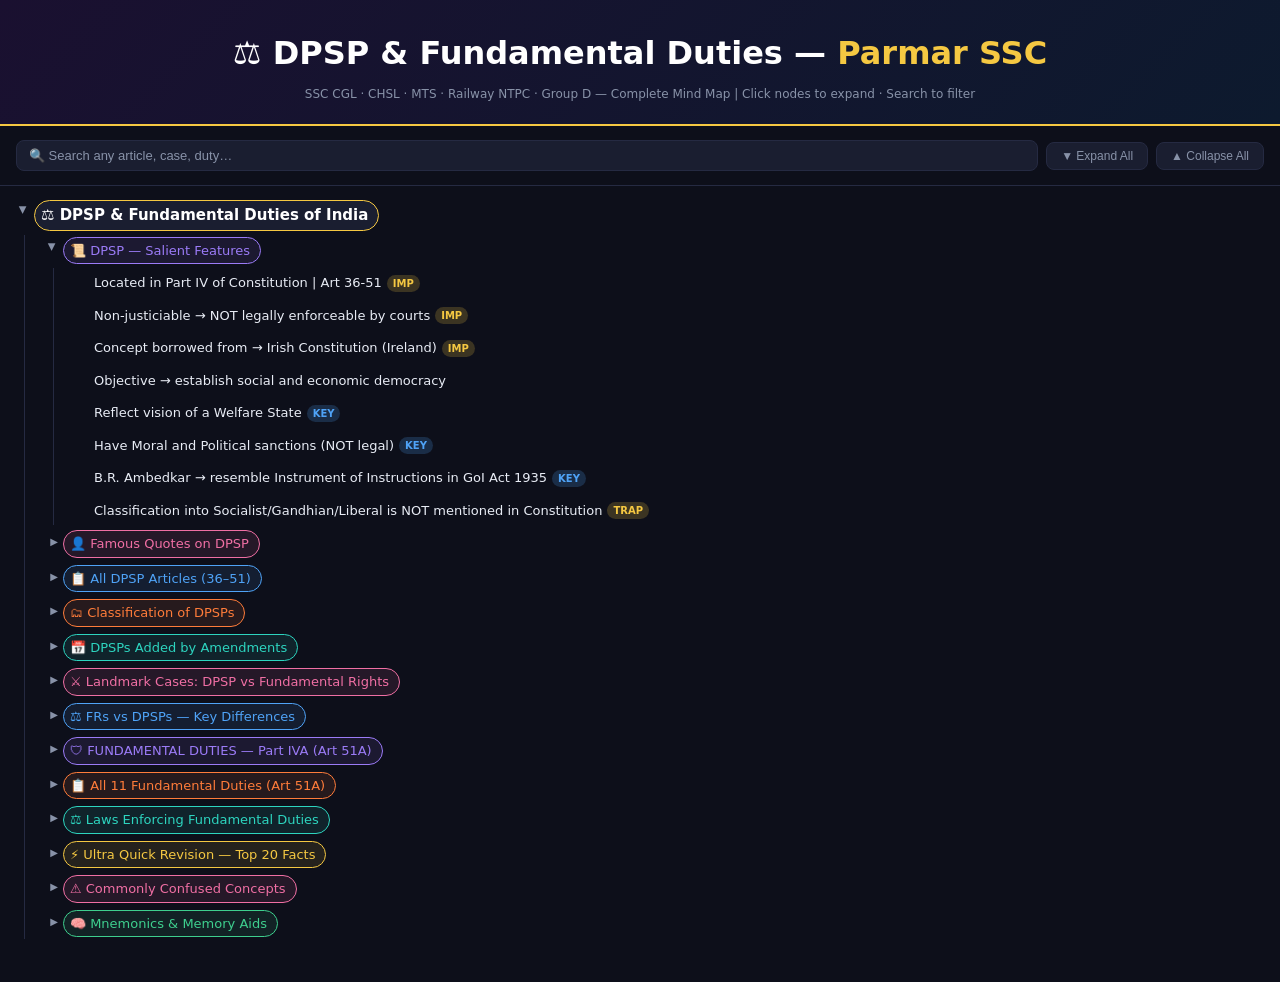
<file: pages/dpsp-fd-mindmap.html>
<!DOCTYPE html>
<html lang="en">
<head>
<meta charset="UTF-8">
<meta name="viewport" content="width=device-width, initial-scale=1.0">
<title>DPSP & Fundamental Duties – Mind Map | Parmar SSC</title>
<style>
:root{
  --bg:#0d0f1a;--s:#141726;--card:#1a1e30;--border:#252a42;
  --gold:#f5c842;--orange:#ff7c3a;--blue:#4fa3f7;--green:#3ecf8e;
  --pink:#f06fa4;--purple:#9b7bf7;--teal:#2dd4bf;--text:#e8ecf5;--muted:#8892a8;
}
*{margin:0;padding:0;box-sizing:border-box}
body{background:var(--bg);color:var(--text);font-family:system-ui,-apple-system,sans-serif;font-size:14px;line-height:1.6}
.header{background:linear-gradient(135deg,#1a1030,#0d1a2e);border-bottom:2px solid var(--gold);padding:28px 20px 20px;text-align:center}
.header h1{font-size:clamp(18px,5vw,32px);font-weight:800;color:#fff}
.header h1 span{color:var(--gold)}
.header p{color:var(--muted);font-size:12px;margin-top:6px}
.controls{display:flex;gap:8px;flex-wrap:wrap;padding:14px 16px;border-bottom:1px solid var(--border);align-items:center}
.controls input{flex:1;min-width:160px;padding:7px 12px;background:var(--card);border:1px solid var(--border);border-radius:8px;color:var(--text);font-size:13px}
.controls input::placeholder{color:var(--muted)}
.btn{padding:6px 14px;border:1px solid var(--border);border-radius:8px;background:var(--card);color:var(--muted);cursor:pointer;font-size:12px;transition:.15s}
.btn:hover{background:var(--border);color:var(--text)}
.tree{padding:12px 16px 40px}
ul{list-style:none;padding:0}
.children{padding-left:20px;border-left:1px solid var(--border);margin-left:8px;margin-top:2px}
.children.closed{display:none}
.row{display:flex;align-items:flex-start;gap:0;padding:2px 0;cursor:pointer;border-radius:6px;transition:background .12s}
.row:hover{background:rgba(255,255,255,.04)}
.arrow{width:18px;min-width:18px;font-size:10px;color:var(--muted);padding-top:4px;text-align:center;transition:transform .15s;flex-shrink:0}
.arrow.open{transform:rotate(90deg)}
.pill{display:inline-flex;align-items:center;gap:5px;padding:3px 10px 3px 6px;border-radius:20px;font-size:13px;flex-wrap:wrap;line-height:1.5}
.badge{font-size:10px;font-weight:700;padding:1px 6px;border-radius:10px;white-space:nowrap}
.b-imp{background:rgba(245,200,66,.2);color:var(--gold)}
.b-key{background:rgba(79,163,247,.2);color:var(--blue)}
.b-warn{background:rgba(240,111,164,.2);color:var(--pink)}
.b-ok{background:rgba(62,207,142,.2);color:var(--green)}
.l0 .pill{background:var(--card);border:1.5px solid var(--gold);font-size:15px;font-weight:700;color:#fff}
.lp .pill{background:rgba(155,123,247,.1);border:0.5px solid var(--purple);color:var(--purple)}
.lt .pill{background:rgba(45,212,191,.1);border:0.5px solid var(--teal);color:var(--teal)}
.la .pill{background:rgba(255,124,58,.1);border:0.5px solid var(--orange);color:var(--orange)}
.lc .pill{background:rgba(240,111,164,.1);border:0.5px solid var(--pink);color:var(--pink)}
.lb .pill{background:rgba(79,163,247,.1);border:0.5px solid var(--blue);color:var(--blue)}
.lg .pill{background:rgba(62,207,142,.1);border:0.5px solid var(--green);color:var(--green)}
.lr .pill{background:rgba(245,200,66,.1);border:0.5px solid var(--gold);color:var(--gold)}
.l2 .pill,.l3 .pill{background:transparent;border:none;color:var(--text);padding-left:2px;font-size:13px;font-weight:400}
.l3 .pill{color:var(--muted);font-size:12px}
.hl .pill{background:rgba(245,200,66,.08)!important;border:1px solid var(--gold)!important}
.dim{opacity:.25}
mark{background:rgba(245,200,66,.3);border-radius:2px;color:var(--text)}
</style>
</head>
<body>
<div class="header">
  <h1>⚖ DPSP &amp; Fundamental Duties — <span>Parmar SSC</span></h1>
  <p>SSC CGL · CHSL · MTS · Railway NTPC · Group D — Complete Mind Map | Click nodes to expand · Search to filter</p>
</div>
<div class="controls">
  <input type="text" id="srch" placeholder="🔍 Search any article, case, duty…" oninput="search(this.value)">
  <button class="btn" onclick="setAll(true)">▼ Expand All</button>
  <button class="btn" onclick="setAll(false)">▲ Collapse All</button>
</div>
<div class="tree"><ul id="root"></ul></div>
<script>
const T=[
  {l:"⚖ DPSP & Fundamental Duties of India", c:"l0", o:1, ch:[

    {l:"📜 DPSP — Salient Features", c:"lp", o:1, ch:[
      {l:"Located in Part IV of Constitution | Art 36-51", c:"l2", b:[{t:"IMP",s:"b-imp"}]},
      {l:"Non-justiciable → NOT legally enforceable by courts", c:"l2", b:[{t:"IMP",s:"b-imp"}]},
      {l:"Concept borrowed from → Irish Constitution (Ireland)", c:"l2", b:[{t:"IMP",s:"b-imp"}]},
      {l:"Objective → establish social and economic democracy", c:"l2"},
      {l:"Reflect vision of a Welfare State", c:"l2", b:[{t:"KEY",s:"b-key"}]},
      {l:"Have Moral and Political sanctions (NOT legal)", c:"l2", b:[{t:"KEY",s:"b-key"}]},
      {l:"B.R. Ambedkar → resemble Instrument of Instructions in GoI Act 1935", c:"l2", b:[{t:"KEY",s:"b-key"}]},
      {l:"Classification into Socialist/Gandhian/Liberal is NOT mentioned in Constitution", c:"l2", b:[{t:"TRAP",s:"b-imp"}]}
    ]},

    {l:"👤 Famous Quotes on DPSP", c:"lc", o:0, ch:[
      {l:"B.N. Rau → 'Moral Precepts for the authorities of state'", c:"l2", b:[{t:"KEY",s:"b-key"}]},
      {l:"Granville Austin → 'Conscience of the Constitution'", c:"l2", b:[{t:"IMP",s:"b-imp"}]},
      {l:"K.T. Shah → 'Cheque payable by the bank at its own convenience'", c:"l2", b:[{t:"KEY",s:"b-key"}]},
      {l:"K.C. Wheare → 'Manifesto of aims and aspirations'", c:"l2", b:[{t:"KEY",s:"b-key"}]}
    ]},

    {l:"📋 All DPSP Articles (36–51)", c:"lb", o:0, ch:[
      {l:"Art 36 → Definition of State (same as Art 12 in FRs)", c:"l2"},
      {l:"Art 37 → Non-justiciable; duty of State to apply when making laws", c:"l2"},
      {l:"Art 38 → State to secure Social Order for welfare (44th CA, 1978 added clause b: reduce inequality)", c:"l2", b:[{t:"KEY",s:"b-key"}]},
      {l:"Art 39 → 6 sub-clauses: livelihood, fair resources, no wealth concentration, equal pay, workers/children health, children development (f added by 42nd CA,1976)", c:"l2", b:[{t:"IMP",s:"b-imp"}]},
      {l:"Art 39A → Equal Justice & Free Legal Aid to poor (42nd CA, 1976)", c:"l2", b:[{t:"IMP",s:"b-imp"}]},
      {l:"Art 40 → Organisation of Village Panchayats", c:"l2", b:[{t:"KEY",s:"b-key"}]},
      {l:"Art 41 → Right to Work, Education & Public Assistance", c:"l2"},
      {l:"Art 42 → Just & Humane Working Conditions + Maternity Relief", c:"l2"},
      {l:"Art 43 → Living Wages & Decent Working Conditions", c:"l2"},
      {l:"Art 43A → Workers' Participation in Management of Industries (42nd CA, 1976)", c:"l2", b:[{t:"KEY",s:"b-key"}]},
      {l:"Art 43B → Promotion of Cooperative Societies (97th CA, 2011)", c:"l2", b:[{t:"KEY",s:"b-key"}]},
      {l:"Art 44 → Uniform Civil Code (UCC) throughout India", c:"l2", b:[{t:"IMP",s:"b-imp"}]},
      {l:"Art 45 → Early Childhood Care & Education below age 6 (86th CA, 2002 changed focus)", c:"l2", b:[{t:"KEY",s:"b-key"}]},
      {l:"Art 46 → Promotion of Educational & Economic interests of SCs, STs, Weaker sections", c:"l2"},
      {l:"Art 47 → Raise Nutrition, Living Standards, Public Health + Prevent intoxicants", c:"l2", b:[{t:"KEY",s:"b-key"}]},
      {l:"Art 48 → Agriculture & Animal Husbandry; prohibit slaughter of cows, calves, useful cattle", c:"l2", b:[{t:"KEY",s:"b-key"}]},
      {l:"Art 48A → Protection of Environment, Forests & Wildlife (42nd CA, 1976)", c:"l2", b:[{t:"KEY",s:"b-key"}]},
      {l:"Art 49 → Protection of Monuments & National Heritage", c:"l2"},
      {l:"Art 50 → Separation of Judiciary from Executive", c:"l2", b:[{t:"KEY",s:"b-key"}]},
      {l:"Art 51 → Promotion of International Peace & Security; just relations with neighbours", c:"l2"}
    ]},

    {l:"🗂 Classification of DPSPs", c:"la", o:0, ch:[
      {l:"Socio-Economic Principles", c:"l2", b:[{t:"IMP",s:"b-imp"}], ch:[
        {l:"Aim: social & economic welfare, equality, welfare state", c:"l3"},
        {l:"Articles: 38, 39, 41, 42, 43, 43A, 47", c:"l3", b:[{t:"KEY",s:"b-key"}]}
      ]},
      {l:"Gandhian Principles", c:"l2", b:[{t:"IMP",s:"b-imp"}], ch:[
        {l:"Decentralized governance, self-sufficiency, equitable resources", c:"l3"},
        {l:"Articles: 40, 43, 46, 47, 48", c:"l3", b:[{t:"KEY",s:"b-key"}]}
      ]},
      {l:"Liberal-Intellectual Principles", c:"l2", b:[{t:"IMP",s:"b-imp"}], ch:[
        {l:"Individual freedoms, rights, strong rational state", c:"l3"},
        {l:"Articles: 44, 45, 48A, 49, 50, 51", c:"l3", b:[{t:"KEY",s:"b-key"}]}
      ]}
    ]},

    {l:"📅 DPSPs Added by Amendments", c:"lt", o:0, ch:[
      {l:"42nd CAA, 1976 → Art 39(f), 39A, 43A, 48A", c:"l2", b:[{t:"IMP",s:"b-imp"}], ch:[
        {l:"39(f) → Children's healthy development", c:"l3"},
        {l:"39A → Equal justice & free legal aid to poor", c:"l3"},
        {l:"43A → Workers' participation in management", c:"l3"},
        {l:"48A → Protect environment, safeguard wildlife", c:"l3"}
      ]},
      {l:"44th CA, 1978 → Art 38 (reduce inequality clause)", c:"l2", b:[{t:"KEY",s:"b-key"}]},
      {l:"86th CA, 2002 → Art 45 (Early childhood care below 6 yrs)", c:"l2", b:[{t:"KEY",s:"b-key"}]},
      {l:"97th CA, 2011 → Art 43B (Cooperative Societies)", c:"l2", b:[{t:"KEY",s:"b-key"}]}
    ]},

    {l:"⚔ Landmark Cases: DPSP vs Fundamental Rights", c:"lc", o:0, ch:[
      {l:"Champakam Dorairajan Case (1951)", c:"l2", b:[{t:"IMP",s:"b-imp"}], ch:[
        {l:"FRs would PREVAIL over DPSPs", c:"l3"},
        {l:"FRs are amendable", c:"l3"}
      ]},
      {l:"Golaknath Case (1967)", c:"l2", b:[{t:"IMP",s:"b-imp"}], ch:[
        {l:"Parliament CANNOT revoke/amend FRs", c:"l3"}
      ]},
      {l:"25th Amendment Act → inserted Art 31(c)", c:"l2", b:[{t:"KEY",s:"b-key"}], ch:[
        {l:"Laws implementing Art 39(b) & 39(c) cannot be declared void for violating Art 14 & 19", c:"l3"},
        {l:"Such laws cannot be questioned in court", c:"l3"}
      ]},
      {l:"Kesavananda Bharati Case (1973) — 13 Judges bench", c:"l2", b:[{t:"IMP",s:"b-imp"}], ch:[
        {l:"Parliament CAN amend FRs but CANNOT disturb Basic Structure", c:"l3"},
        {l:"2nd provision of 25th Amendment (restricting judicial review) = unconstitutional", c:"l3"}
      ]},
      {l:"Minerva Mills Case (1980)", c:"l2", b:[{t:"IMP",s:"b-imp"}], ch:[
        {l:"Constitution founded on BEDROCK OF BALANCE between FRs and DPSPs", c:"l3"}
      ]}
    ]},

    {l:"⚖ FRs vs DPSPs — Key Differences", c:"lb", o:0, ch:[
      {l:"FRs = Negative obligations ≠ DPSPs = Positive obligations", c:"l2", b:[{t:"TRAP",s:"b-imp"}]},
      {l:"FRs = Justiciable (enforceable) ≠ DPSPs = Non-justiciable", c:"l2", b:[{t:"IMP",s:"b-imp"}]},
      {l:"FRs → Political democracy ≠ DPSPs → Social/Economic welfare", c:"l2"},
      {l:"FRs = Legal sanctions ≠ DPSPs = Moral/Political sanctions", c:"l2", b:[{t:"KEY",s:"b-key"}]},
      {l:"FRs = Individual welfare ≠ DPSPs = Societal welfare", c:"l2"},
      {l:"FRs: Court CAN invalidate laws ≠ DPSPs: Court CANNOT invalidate laws", c:"l2", b:[{t:"IMP",s:"b-imp"}]},
      {l:"FRs = Automatically enforceable ≠ DPSPs = Require legislative enactment", c:"l2"}
    ]},

    {l:"🛡 FUNDAMENTAL DUTIES — Part IVA (Art 51A)", c:"lp", o:0, ch:[
      {l:"Borrowed from → USSR (Soviet Union)", c:"l2", b:[{t:"IMP",s:"b-imp"}]},
      {l:"Statutory and NON-enforceable", c:"l2", b:[{t:"KEY",s:"b-key"}]},
      {l:"NOT originally part of Constitution", c:"l2", b:[{t:"KEY",s:"b-key"}]},
      {l:"Applicable to → Indian citizens ONLY (not foreigners)", c:"l2", b:[{t:"IMP",s:"b-imp"}]},
      {l:"Added by → 42nd CAA, 1976 | Initially 10 FDs added", c:"l2", b:[{t:"IMP",s:"b-imp"}]},
      {l:"Currently 11 FDs | 11th added by 86th CAA, 2002 = Art 51A(k)", c:"l2", b:[{t:"IMP",s:"b-imp"}]},
      {l:"Added on recommendation of → Sardar Swarn Singh Committee", c:"l2", b:[{t:"IMP",s:"b-imp"}]}
    ]},

    {l:"📋 All 11 Fundamental Duties (Art 51A)", c:"la", o:0, ch:[
      {l:"(a) Abide by Constitution; respect National Flag & National Anthem", c:"l2", b:[{t:"KEY",s:"b-key"}]},
      {l:"(b) Cherish ideals that inspired national struggle for freedom", c:"l2"},
      {l:"(c) Uphold sovereignty, unity & integrity of India", c:"l2", b:[{t:"KEY",s:"b-key"}]},
      {l:"(d) Defend the country; render national service when called", c:"l2"},
      {l:"(e) Promote harmony; brotherhood; renounce practices derogatory to women's dignity", c:"l2"},
      {l:"(f) Value and preserve rich heritage of composite culture", c:"l2"},
      {l:"(g) Protect & improve natural environment: forests, lakes, rivers, wildlife; compassion for living creatures", c:"l2", b:[{t:"KEY",s:"b-key"}]},
      {l:"(h) Develop scientific temper, humanism, spirit of inquiry & reform", c:"l2"},
      {l:"(i) Safeguard public property; abjure violence", c:"l2"},
      {l:"(j) Strive towards excellence in all spheres of individual & collective activity", c:"l2"},
      {l:"(k) Parent/guardian duty: provide education to child/ward between age 6-14 years [86th CA, 2002]", c:"l2", b:[{t:"IMP",s:"b-imp"}]}
    ]},

    {l:"⚖ Laws Enforcing Fundamental Duties", c:"lt", o:0, ch:[
      {l:"Unlawful Activities Prevention Act 1967 → protects sovereignty & integrity → FD (c)", c:"l2", b:[{t:"KEY",s:"b-key"}]},
      {l:"Prevention of Insults to National Honour Act 1971 → Flag & Anthem respect → FD (a)", c:"l2", b:[{t:"KEY",s:"b-key"}]},
      {l:"Wildlife Protection Act 1972 → wild animals & birds protection → FD (g)", c:"l2", b:[{t:"KEY",s:"b-key"}]},
      {l:"Representation of People Act 1951 → elections & democratic processes → FD (a)", c:"l2"},
      {l:"IPC → crimes, public order, morality → FD (i) & (e)", c:"l2"},
      {l:"Protection of Civil Rights Act 1955 → eliminates untouchability, promotes equality → FD (e)", c:"l2"},
      {l:"Justice Verma Committee → identified legal provisions for implementing FDs in schools", c:"l2", b:[{t:"KEY",s:"b-key"}]}
    ]},

    {l:"⚡ Ultra Quick Revision — Top 20 Facts", c:"lr", o:0, ch:[
      {l:"1. DPSP = Part IV | Art 36-51 | Borrowed from Irish Constitution", c:"l2", b:[{t:"IMP",s:"b-imp"}]},
      {l:"2. DPSP = Non-justiciable (NOT enforceable in courts)", c:"l2", b:[{t:"IMP",s:"b-imp"}]},
      {l:"3. DPSP have Moral & Political sanctions (NOT legal)", c:"l2", b:[{t:"IMP",s:"b-imp"}]},
      {l:"4. Granville Austin → 'Conscience of Constitution'", c:"l2", b:[{t:"IMP",s:"b-imp"}]},
      {l:"5. K.T. Shah → 'Cheque payable by bank at its own convenience'", c:"l2", b:[{t:"IMP",s:"b-imp"}]},
      {l:"6. 42nd CAA 1976 → added Art 39(f), 39A, 43A, 48A to DPSP", c:"l2", b:[{t:"IMP",s:"b-imp"}]},
      {l:"7. 97th CA 2011 → Art 43B (Cooperative Societies) added", c:"l2", b:[{t:"IMP",s:"b-imp"}]},
      {l:"8. Champakam Case 1951 → FRs prevail over DPSPs", c:"l2", b:[{t:"IMP",s:"b-imp"}]},
      {l:"9. Golaknath Case 1967 → Parliament cannot amend FRs", c:"l2", b:[{t:"IMP",s:"b-imp"}]},
      {l:"10. Kesavananda Bharati 1973 → Parliament can amend FRs but not Basic Structure", c:"l2", b:[{t:"IMP",s:"b-imp"}]},
      {l:"11. Minerva Mills 1980 → Balance between FRs & DPSPs = bedrock of Constitution", c:"l2", b:[{t:"IMP",s:"b-imp"}]},
      {l:"12. FDs = Part IVA | Art 51A | Borrowed from USSR", c:"l2", b:[{t:"IMP",s:"b-imp"}]},
      {l:"13. FDs added by 42nd CAA 1976 | Initially 10 | Now 11", c:"l2", b:[{t:"IMP",s:"b-imp"}]},
      {l:"14. 11th FD = Art 51A(k) → added by 86th CAA 2002 (child education 6-14 yrs)", c:"l2", b:[{t:"IMP",s:"b-imp"}]},
      {l:"15. FDs on recommendation of → Sardar Swarn Singh Committee", c:"l2", b:[{t:"IMP",s:"b-imp"}]},
      {l:"16. FDs applicable to citizens ONLY, NOT foreigners", c:"l2", b:[{t:"IMP",s:"b-imp"}]},
      {l:"17. FDs = Non-enforceable (Statutory but not enforceable)", c:"l2", b:[{t:"IMP",s:"b-imp"}]},
      {l:"18. Justice Verma Committee → FDs implementation & teaching in schools", c:"l2", b:[{t:"IMP",s:"b-imp"}]},
      {l:"19. Classification of DPSPs (Socialist/Gandhian/Liberal) NOT mentioned in Constitution", c:"l2", b:[{t:"IMP",s:"b-imp"}]},
      {l:"20. Art 44 → Uniform Civil Code | Art 50 → Separation of Judiciary from Executive", c:"l2", b:[{t:"IMP",s:"b-imp"}]}
    ]},

    {l:"⚠ Commonly Confused Concepts", c:"lc", o:0, ch:[
      {l:"DPSP from Ireland ≠ FDs from USSR (different source countries)", c:"l2", b:[{t:"TRAP",s:"b-imp"}]},
      {l:"DPSP = Non-justiciable ≠ FRs = Justiciable (courts can enforce)", c:"l2", b:[{t:"TRAP",s:"b-imp"}]},
      {l:"FDs apply to Citizens only ≠ FRs apply to foreigners also (some)", c:"l2", b:[{t:"TRAP",s:"b-imp"}]},
      {l:"Initially 10 FDs (1976) ≠ Currently 11 FDs (2002 added 11th)", c:"l2", b:[{t:"TRAP",s:"b-imp"}]},
      {l:"Golaknath (1967): Parliament CANNOT amend FRs ≠ Kesavananda (1973): CAN amend but not basic structure", c:"l2", b:[{t:"TRAP",s:"b-imp"}]},
      {l:"DPSP have Moral sanctions ≠ FRs have Legal sanctions", c:"l2", b:[{t:"TRAP",s:"b-imp"}]},
      {l:"42nd CAA added 4 DPSP Articles (39f, 39A, 43A, 48A) + FDs both — same amendment", c:"l2", b:[{t:"TRAP",s:"b-imp"}]},
      {l:"Art 45 originally = free education up to 14 yrs ≠ After 86th CA 2002 = early childhood care below 6 yrs", c:"l2", b:[{t:"TRAP",s:"b-imp"}]},
      {l:"DPSP classification (3 types) is NOT in Constitution — it is academic classification only", c:"l2", b:[{t:"TRAP",s:"b-imp"}]},
      {l:"Swarn Singh Committee recommended FDs ≠ Verma Committee identified laws for implementation", c:"l2", b:[{t:"TRAP",s:"b-imp"}]}
    ]},

    {l:"🧠 Mnemonics & Memory Aids", c:"lg", o:0, ch:[
      {l:"FD Trick (a to k): Anthem-Bhagat-3(sovereignty)-Defend-Equality-Fort(heritage)-Greenery-Humanism-Eye(no violence)-Jadeja(excellence)-Kids(education)", c:"l2", b:[{t:"TRICK",s:"b-ok"}]},
      {l:"DPSP source: 'Ireland is GREEN & welfare-ful' → Irish Constitution gave DPSP", c:"l2", b:[{t:"TRICK",s:"b-ok"}]},
      {l:"FD source: 'USSR = Uncle Sam's Soviet Red' → FDs from USSR", c:"l2", b:[{t:"TRICK",s:"b-ok"}]},
      {l:"42nd CAA 1976 = MEGA amendment: added DPSP (39f,39A,43A,48A) + FDs (10) both at once", c:"l2", b:[{t:"TRICK",s:"b-ok"}]},
      {l:"Granville Austin = 'Conscience' (G.A. = Great Author who gave a grand title)", c:"l2", b:[{t:"TRICK",s:"b-ok"}]},
      {l:"K.T. Shah = 'Cheque on convenience' (KT = 'Kab Tak' — like a cheque with no date)", c:"l2", b:[{t:"TRICK",s:"b-ok"}]},
      {l:"Cases chronology: Champakam(1951) → Golaknath(1967) → 25th Amend → Kesavananda(1973) → Minerva Mills(1980)", c:"l2", b:[{t:"TRICK",s:"b-ok"}]},
      {l:"Gandhian DPSP articles: 40,43,46,47,48 — remember 'Gandhi's Panchayat (40) in a village (43,46,47,48)'", c:"l2", b:[{t:"TRICK",s:"b-ok"}]},
      {l:"Socio-Economic articles: 38,39,41,42,43,43A,47 — remember 'welfare numbers cluster around 38-47'", c:"l2", b:[{t:"TRICK",s:"b-ok"}]},
      {l:"97th CA 2011 = ONLY amendment after 2000 for DPSP → Art 43B Cooperative Societies", c:"l2", b:[{t:"TRICK",s:"b-ok"}]}
    ]}

  ]}
];

function build(data,ul){
  data.forEach(d=>{
    const li=document.createElement('li');
    li.style.marginBottom='3px';
    const row=document.createElement('div');
    row.className='row '+d.c;
    const arr=document.createElement('span');
    arr.className='arrow';
    arr.textContent=d.ch&&d.ch.length?'▶':' ';
    if(d.o)arr.classList.add('open');
    const pill=document.createElement('span');
    pill.className='pill';
    const txt=document.createElement('span');
    txt.className='ntext';
    txt.textContent=d.l;
    pill.appendChild(txt);
    if(d.b){d.b.forEach(b=>{const s=document.createElement('span');s.className='badge '+b.s;s.textContent=b.t;pill.appendChild(s);});}
    row.appendChild(arr);row.appendChild(pill);
    li.appendChild(row);
    if(d.ch&&d.ch.length){
      const sub=document.createElement('ul');
      sub.className='children'+(d.o?'':' closed');
      build(d.ch,sub);
      li.appendChild(sub);
      row.addEventListener('click',()=>{
        const cl=sub.classList.contains('closed');
        sub.classList.toggle('closed',!cl);
        arr.classList.toggle('open',cl);
      });
    }
    ul.appendChild(li);
  });
}
function setAll(open){
  document.querySelectorAll('.children').forEach(e=>e.classList.toggle('closed',!open));
  document.querySelectorAll('.arrow').forEach(a=>{if(a.textContent!=' ')a.classList.toggle('open',open);});
}
function search(q){
  q=q.trim().toLowerCase();
  const rows=document.querySelectorAll('.row');
  if(!q){
    rows.forEach(r=>{r.classList.remove('hl','dim');const t=r.querySelector('.ntext');t.innerHTML=t.textContent;});
    return;
  }
  rows.forEach(r=>{
    const t=r.querySelector('.ntext');
    const raw=t.textContent;
    if(raw.toLowerCase().includes(q)){
      r.classList.add('hl');r.classList.remove('dim');
      const re=new RegExp('('+q.replace(/[.*+?^${}()|[\]\\]/g,'\\$&')+')','gi');
      t.innerHTML=raw.replace(re,'<mark>$1</mark>');
      let p=r.closest('.children');
      while(p){p.classList.remove('closed');const prev=p.previousElementSibling;if(prev){const a=prev.querySelector('.arrow');if(a)a.classList.add('open');}p=p.parentElement&&p.parentElement.closest('.children');}
    } else {
      r.classList.remove('hl');r.classList.add('dim');t.innerHTML=raw;
    }
  });
}
build(T,document.getElementById('root'));
</script>
</body>
</html>
</file>
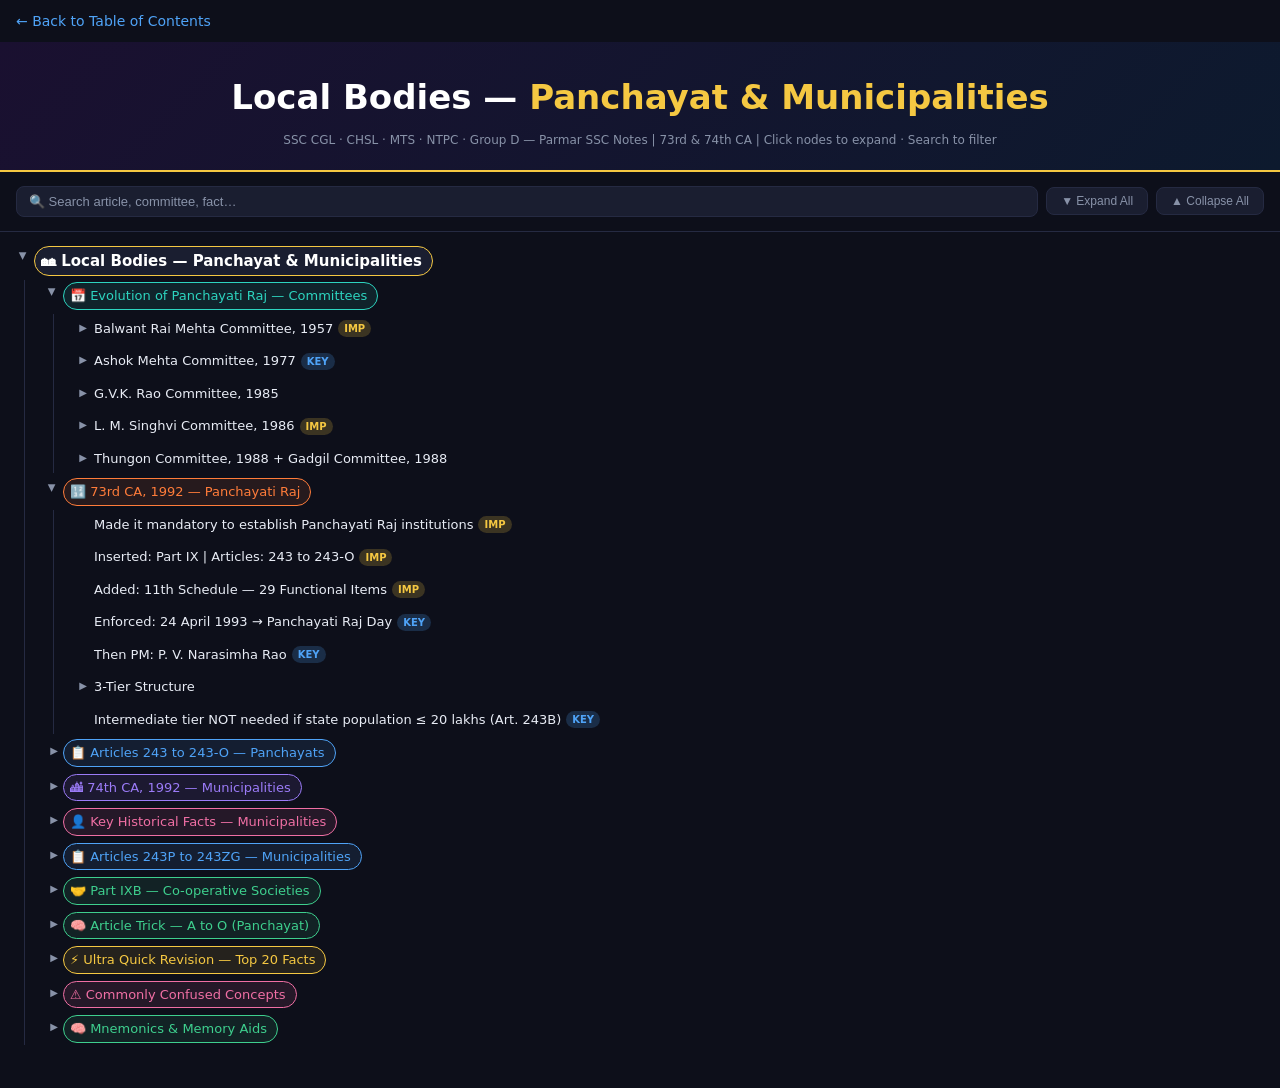
<file: pages/local-bodies-mindmap.html>
<!DOCTYPE html>
<html lang="en">
<head>
<meta charset="UTF-8">
<meta name="viewport" content="width=device-width, initial-scale=1.0">
<title>Local Bodies – Mind Map</title>
<style>
:root{
  --bg:#0d0f1a;--s:#141726;--card:#1a1e30;--border:#252a42;
  --gold:#f5c842;--orange:#ff7c3a;--blue:#4fa3f7;--green:#3ecf8e;
  --pink:#f06fa4;--purple:#9b7bf7;--teal:#2dd4bf;--text:#e8ecf5;--muted:#8892a8;
}
*{margin:0;padding:0;box-sizing:border-box}
body{background:var(--bg);color:var(--text);font-family:system-ui,-apple-system,sans-serif;font-size:14px;line-height:1.6}
.header{background:linear-gradient(135deg,#1a1030,#0d1a2e);border-bottom:2px solid var(--gold);padding:28px 20px 20px;text-align:center}
.header h1{font-size:clamp(20px,5vw,34px);font-weight:800;color:#fff}
.header h1 span{color:var(--gold)}
.header p{color:var(--muted);font-size:12px;margin-top:6px}
.controls{display:flex;gap:8px;flex-wrap:wrap;padding:14px 16px;border-bottom:1px solid var(--border);align-items:center}
.controls input{flex:1;min-width:160px;padding:7px 12px;background:var(--card);border:1px solid var(--border);border-radius:8px;color:var(--text);font-size:13px}
.controls input::placeholder{color:var(--muted)}
.btn{padding:6px 14px;border:1px solid var(--border);border-radius:8px;background:var(--card);color:var(--muted);cursor:pointer;font-size:12px;transition:.15s}
.btn:hover{background:var(--border);color:var(--text)}
.tree{padding:12px 16px 40px}
ul{list-style:none;padding:0}
.children{padding-left:20px;border-left:1px solid var(--border);margin-left:8px;margin-top:2px}
.children.closed{display:none}
.row{display:flex;align-items:flex-start;gap:0;padding:2px 0;cursor:pointer;border-radius:6px;transition:background .12s}
.row:hover{background:rgba(255,255,255,.04)}
.arrow{width:18px;min-width:18px;font-size:10px;color:var(--muted);padding-top:4px;text-align:center;transition:transform .15s;flex-shrink:0}
.arrow.open{transform:rotate(90deg)}
.pill{display:inline-flex;align-items:center;gap:5px;padding:3px 10px 3px 6px;border-radius:20px;font-size:13px;flex-wrap:wrap;line-height:1.5}
.badge{font-size:10px;font-weight:700;padding:1px 6px;border-radius:10px;white-space:nowrap}
.b-imp{background:rgba(245,200,66,.2);color:var(--gold)}
.b-key{background:rgba(79,163,247,.2);color:var(--blue)}
.b-warn{background:rgba(240,111,164,.2);color:var(--pink)}
.b-ok{background:rgba(62,207,142,.2);color:var(--green)}
.l0 .pill{background:var(--card);border:1.5px solid var(--gold);font-size:15px;font-weight:700;color:#fff}
.lp .pill{background:rgba(155,123,247,.1);border:0.5px solid var(--purple);color:var(--purple)}
.lt .pill{background:rgba(45,212,191,.1);border:0.5px solid var(--teal);color:var(--teal)}
.la .pill{background:rgba(255,124,58,.1);border:0.5px solid var(--orange);color:var(--orange)}
.lc .pill{background:rgba(240,111,164,.1);border:0.5px solid var(--pink);color:var(--pink)}
.lb .pill{background:rgba(79,163,247,.1);border:0.5px solid var(--blue);color:var(--blue)}
.lg .pill{background:rgba(62,207,142,.1);border:0.5px solid var(--green);color:var(--green)}
.lr .pill{background:rgba(245,200,66,.1);border:0.5px solid var(--gold);color:var(--gold)}
.l2 .pill,.l3 .pill{background:transparent;border:none;color:var(--text);padding-left:2px;font-size:13px;font-weight:400}
.l3 .pill{color:var(--muted);font-size:12px}
.hl .pill{background:rgba(245,200,66,.08)!important;border:1px solid var(--gold)!important}
.dim{opacity:.25}
mark{background:rgba(245,200,66,.3);border-radius:2px;color:var(--text)}
</style>
</head>
<body>
<p><a href="index.html" style="color:var(--blue);text-decoration:none;padding:10px 16px;display:inline-block;">← Back to Table of Contents</a></p>
<div class="header">
  <h1>Local Bodies — <span>Panchayat & Municipalities</span></h1>
  <p>SSC CGL · CHSL · MTS · NTPC · Group D — Parmar SSC Notes | 73rd &amp; 74th CA | Click nodes to expand · Search to filter</p>
</div>
<div class="controls">
  <input type="text" id="srch" placeholder="🔍 Search article, committee, fact…" oninput="search(this.value)">
  <button class="btn" onclick="setAll(true)">▼ Expand All</button>
  <button class="btn" onclick="setAll(false)">▲ Collapse All</button>
</div>
<div class="tree"><ul id="root"></ul></div>

<script>
const T=[
 {l:"🏘 Local Bodies — Panchayat & Municipalities",c:"l0",o:1,ch:[

  {l:"📅 Evolution of Panchayati Raj — Committees",c:"lt",o:1,ch:[
   {l:"Balwant Rai Mehta Committee, 1957",c:"l2",b:[{t:"IMP",s:"b-imp"}],ch:[
    {l:"Recommended: 3-Tier Panchayati Raj System",c:"l3",b:[{t:"KEY",s:"b-key"}]},
    {l:"Tier 1: Gram Panchayat (Village) | Tier 2: Panchayat Samiti (Block) | Tier 3: Zila Parishad (District)",c:"l3"},
    {l:"Rajasthan: 1st state to implement at Nagaur — 2 Oct 1959",c:"l3",b:[{t:"IMP",s:"b-imp"}]},
    {l:"Andhra Pradesh: 2nd state — 11 Oct 1959",c:"l3"}
   ]},
   {l:"Ashok Mehta Committee, 1977",c:"l2",b:[{t:"KEY",s:"b-key"}],ch:[
    {l:"Proposed: 2-Tier System",c:"l3",b:[{t:"KEY",s:"b-key"}]},
    {l:"Tier 1: Zila Parishad (main unit) | Tier 2: Mandal Panchayat",c:"l3"}
   ]},
   {l:"G.V.K. Rao Committee, 1985",c:"l2",ch:[
    {l:"Reviewed working of Constitution in relation to Panchayats & Municipalities",c:"l3"},
    {l:"Proposed: Zila Parishad as Nodal Agency for development",c:"l3"}
   ]},
   {l:"L. M. Singhvi Committee, 1986",c:"l2",b:[{t:"IMP",s:"b-imp"}],ch:[
    {l:"1st to recommend CONSTITUTIONAL STATUS for PRIs",c:"l3",b:[{t:"IMP",s:"b-imp"}]},
    {l:"Advocated for financial autonomy of Panchayats",c:"l3"},
    {l:"Called Gram Sabha 'embodiment of direct democracy'",c:"l3",b:[{t:"KEY",s:"b-key"}]},
    {l:"Recommended Nyaya Panchayats for cluster of villages",c:"l3"}
   ]},
   {l:"Thungon Committee, 1988 + Gadgil Committee, 1988",c:"l2",ch:[
    {l:"Members at ALL 3 levels should be directly elected",c:"l3"},
    {l:"Fixed term of 5 years + Reservation for SC, ST, Women",c:"l3"}
   ]}
  ]},

  {l:"🔢 73rd CA, 1992 — Panchayati Raj",c:"la",o:1,ch:[
   {l:"Made it mandatory to establish Panchayati Raj institutions",c:"l2",b:[{t:"IMP",s:"b-imp"}]},
   {l:"Inserted: Part IX | Articles: 243 to 243-O",c:"l2",b:[{t:"IMP",s:"b-imp"}]},
   {l:"Added: 11th Schedule — 29 Functional Items",c:"l2",b:[{t:"IMP",s:"b-imp"}]},
   {l:"Enforced: 24 April 1993 → Panchayati Raj Day",c:"l2",b:[{t:"KEY",s:"b-key"}]},
   {l:"Then PM: P. V. Narasimha Rao",c:"l2",b:[{t:"KEY",s:"b-key"}]},
   {l:"3-Tier Structure",c:"l2",ch:[
    {l:"Village Level → Gram Sabha + Gram Panchayat",c:"l3"},
    {l:"Block Level → Panchayat Samiti + Nyaya Panchayat",c:"l3"},
    {l:"District Level → Zila Parishad",c:"l3"}
   ]},
   {l:"Intermediate tier NOT needed if state population ≤ 20 lakhs (Art. 243B)",c:"l2",b:[{t:"KEY",s:"b-key"}]}
  ]},

  {l:"📋 Articles 243 to 243-O — Panchayats",c:"lb",o:0,ch:[
   {l:"Art. 243 — Definition: Gram Sabha = persons registered in electoral rolls of a village",c:"l2",b:[{t:"KEY",s:"b-key"}]},
   {l:"Art. 243A — Gram Sabha exercises powers at village level as State Legislature provides",c:"l2"},
   {l:"Art. 243B — Constitution of 3-Tier Panchayats in every state",c:"l2",b:[{t:"IMP",s:"b-imp"}]},
   {l:"Art. 243C — Composition: All seats filled by DIRECT election",c:"l2",ch:[
    {l:"Village level Chairperson: elected as State Legislature provides",c:"l3"},
    {l:"Intermediate + District level Chairperson: INDIRECT election",c:"l3",b:[{t:"KEY",s:"b-key"}]}
   ]},
   {l:"Art. 243D — Reservation: SC/ST (proportional to population) + 1/3rd for Women",c:"l2",b:[{t:"IMP",s:"b-imp"}]},
   {l:"Art. 243E — Duration: 5-year term",c:"l2",b:[{t:"IMP",s:"b-imp"}],ch:[
    {l:"Election before end of 5-year term",c:"l3"},
    {l:"If dissolved early: election within 6 months",c:"l3",b:[{t:"KEY",s:"b-key"}]},
    {l:"If remaining term < 6 months: election NOT mandatory",c:"l3",b:[{t:"TRAP",s:"b-imp"}]},
    {l:"Reconstituted Panchayat serves ONLY remainder of original term",c:"l3",b:[{t:"KEY",s:"b-key"}]}
   ]},
   {l:"Art. 243F — Disqualification: by State Legislature law | Min age = 21 years",c:"l2",ch:[
    {l:"Cannot be disqualified if below 25 years (min age is 21, not 25)",c:"l3",b:[{t:"TRAP",s:"b-imp"}]},
    {l:"Election disputes of MPs/MLAs → High Court",c:"l3"}
   ]},
   {l:"Art. 243G — Power + Authority + Responsibilities of Panchayats (given by State Legislature)",c:"l2"},
   {l:"Art. 243H — Power to impose taxes, duties, tolls, fees (authorised by State Legislature)",c:"l2"},
   {l:"Art. 243-I — Finance Commission by Governor to review financial position",c:"l2",b:[{t:"KEY",s:"b-key"}]},
   {l:"Art. 243J — Audit of Accounts of Panchayats",c:"l2"},
   {l:"Art. 243K — Elections conducted by State Election Commission",c:"l2",b:[{t:"IMP",s:"b-imp"}],ch:[
    {l:"State Election Commissioner appointed by Governor",c:"l3",b:[{t:"KEY",s:"b-key"}]},
    {l:"Removed same manner as a High Court Judge",c:"l3",b:[{t:"KEY",s:"b-key"}]}
   ]},
   {l:"Art. 243L — Provisions apply to UTs with modifications",c:"l2"},
   {l:"Art. 243M — NOT applicable to: Nagaland, Meghalaya, Mizoram | Hill areas of Manipur (District Council exists)",c:"l2",b:[{t:"IMP",s:"b-imp"}]},
   {l:"Delhi: only UT where Panchayat provisions are NOT applicable",c:"l2",b:[{t:"KEY",s:"b-key"}]},
   {l:"Art. 243N — Continuance of existing laws during transition",c:"l2"},
   {l:"Art. 243O — Bar to court interference in electoral matters (constituencies/seats)",c:"l2"},
   {l:"PESA Act, 1996 — extends Part IX provisions to 5th Schedule (Scheduled Areas)",c:"l2",b:[{t:"KEY",s:"b-key"}]}
  ]},

  {l:"🏙 74th CA, 1992 — Municipalities",c:"lp",o:0,ch:[
   {l:"Introduced: Part IXA | Articles: 243P to 243ZG",c:"l2",b:[{t:"IMP",s:"b-imp"}]},
   {l:"Added: 12th Schedule — 18 Functional Items",c:"l2",b:[{t:"IMP",s:"b-imp"}]},
   {l:"3 Types of Municipalities",c:"l2",b:[{t:"IMP",s:"b-imp"}],ch:[
    {l:"1. Nagar Panchayat — for a Transitional Area (e.g. Kalyanpur)",c:"l3"},
    {l:"2. Municipal Council — for a Small Urban Area (e.g. Chhindwara)",c:"l3"},
    {l:"3. Municipal Corporation — for a Larger Urban Area (e.g. Indore)",c:"l3"}
   ]},
   {l:"8 Types of Urban Local Govt Bodies",c:"l2",b:[{t:"KEY",s:"b-key"}],ch:[
    {l:"1. Municipal Corporation | 2. Municipality | 3. Notified Area Committee",c:"l3"},
    {l:"4. Cantonment Board (Military) | 5. Township | 6. Town Area Committee",c:"l3"},
    {l:"7. Port Trust | 8. Special Purpose Agency",c:"l3"}
   ]},
   {l:"All seats filled through DIRECT elections",c:"l2"},
   {l:"Elections conducted by: State Election Commission",c:"l2",b:[{t:"KEY",s:"b-key"}]}
  ]},

  {l:"👤 Key Historical Facts — Municipalities",c:"lc",o:0,ch:[
   {l:"1st Municipal Corporation: Madras, 1687–1688",c:"l2",b:[{t:"IMP",s:"b-imp"}]},
   {l:"Municipal Corporations in Calcutta & Bombay: 1726",c:"l2",b:[{t:"KEY",s:"b-key"}]},
   {l:"1870 — Lord Mayo: Resolution of Financial Decentralisation",c:"l2",b:[{t:"KEY",s:"b-key"}]},
   {l:"1882 — Lord Ripon's Resolution = 'Magna Carta of Local Self-Government'",c:"l2",b:[{t:"IMP",s:"b-imp"}]},
   {l:"Lord Ripon = 'Father of Local Self-Government'",c:"l2",b:[{t:"IMP",s:"b-imp"}]}
  ]},

  {l:"📋 Articles 243P to 243ZG — Municipalities",c:"lb",o:0,ch:[
   {l:"Art. 243P — Definitions",c:"l2"},
   {l:"Art. 243Q — Constitution of Municipalities",c:"l2"},
   {l:"Art. 243R — Composition of Municipalities",c:"l2"},
   {l:"Art. 243S — Wards Committees constitution and composition",c:"l2"},
   {l:"Art. 243T — Reservation of seats",c:"l2",b:[{t:"KEY",s:"b-key"}]},
   {l:"Art. 243U — Duration of Municipalities (5 years)",c:"l2",b:[{t:"IMP",s:"b-imp"}]},
   {l:"Art. 243V — Disqualifications for membership",c:"l2"},
   {l:"Art. 243W — Powers, authority, responsibilities of Municipalities",c:"l2"},
   {l:"Art. 243X — Power to impose taxes + Funds",c:"l2"},
   {l:"Art. 243Y — Finance Commission",c:"l2"},
   {l:"Art. 243Z — Audit of accounts",c:"l2"},
   {l:"Art. 243ZA — Elections to Municipalities",c:"l2"},
   {l:"Art. 243ZD — Committee for District Planning",c:"l2",b:[{t:"KEY",s:"b-key"}]},
   {l:"Art. 243ZE — Committee for Metropolitan Planning",c:"l2",b:[{t:"KEY",s:"b-key"}]},
   {l:"Art. 243ZG — Bar to court interference in electoral matters",c:"l2"}
  ]},

  {l:"🤝 Part IXB — Co-operative Societies",c:"lg",o:0,ch:[
   {l:"Inserted by: 97th Constitutional Amendment Act, 2011",c:"l2",b:[{t:"IMP",s:"b-imp"}]},
   {l:"Articles: 243ZH to 243ZT",c:"l2",b:[{t:"KEY",s:"b-key"}]},
   {l:"Grants constitutional status and protection to Co-operative Societies",c:"l2"},
   {l:"Covers: formation, regulation, and functioning of Co-operative Societies",c:"l2"}
  ]},

  {l:"🧠 Article Trick — A to O (Panchayat)",c:"lg",o:0,ch:[
   {l:"243 = Definition",c:"l2"},
   {l:"243A = Assembly (Gram Sabha)",c:"l2"},
   {l:"243B = Banana (Constitute karna — Constitution of Panchayats)",c:"l2",b:[{t:"TRICK",s:"b-ok"}]},
   {l:"243C = Composition",c:"l2"},
   {l:"243D = Dalit (Reservation for SC/ST/Women)",c:"l2",b:[{t:"TRICK",s:"b-ok"}]},
   {l:"243E = Duration 5 Years (E = 5th letter)",c:"l2",b:[{t:"TRICK",s:"b-ok"}]},
   {l:"243F = Fail (Disqualification)",c:"l2",b:[{t:"TRICK",s:"b-ok"}]},
   {l:"243G = Goli Khake Power aa gayi (Powers of Panchayat)",c:"l2",b:[{t:"TRICK",s:"b-ok"}]},
   {l:"243H = House Tax (Power to impose taxes)",c:"l2",b:[{t:"TRICK",s:"b-ok"}]},
   {l:"243-I = Income (Finance Commission)",c:"l2",b:[{t:"TRICK",s:"b-ok"}]},
   {l:"243J = Jaanch (Audit)",c:"l2",b:[{t:"TRICK",s:"b-ok"}]},
   {l:"243K = Kiske Elections (State Election Commission)",c:"l2",b:[{t:"TRICK",s:"b-ok"}]},
   {l:"243L = Lieutenant Governor (UTs)",c:"l2",b:[{t:"TRICK",s:"b-ok"}]},
   {l:"243M = Modifications (exclusions — NE states)",c:"l2",b:[{t:"TRICK",s:"b-ok"}]},
   {l:"243N = Continuance of existing laws",c:"l2"},
   {l:"243O = Bar to court interference",c:"l2"}
  ]},

  {l:"⚡ Ultra Quick Revision — Top 20 Facts",c:"lr",o:0,ch:[
   {l:"1. Balwant Rai Mehta (1957) → 3-Tier system | Ashok Mehta (1977) → 2-Tier",c:"l2",b:[{t:"IMP",s:"b-imp"}]},
   {l:"2. L.M. Singhvi (1986) → 1st to recommend Constitutional Status for PRIs",c:"l2",b:[{t:"IMP",s:"b-imp"}]},
   {l:"3. Rajasthan → 1st state to implement Panchayati Raj at Nagaur, 2 Oct 1959",c:"l2",b:[{t:"IMP",s:"b-imp"}]},
   {l:"4. 73rd CA 1992 → Part IX, Art. 243 to 243-O, 11th Schedule (29 items)",c:"l2",b:[{t:"IMP",s:"b-imp"}]},
   {l:"5. 74th CA 1992 → Part IXA, Art. 243P–243ZG, 12th Schedule (18 items)",c:"l2",b:[{t:"IMP",s:"b-imp"}]},
   {l:"6. Panchayati Raj Day = 24 April 1993 (enforcement date of 73rd CA)",c:"l2",b:[{t:"IMP",s:"b-imp"}]},
   {l:"7. PM during 73rd CA: P. V. Narasimha Rao",c:"l2",b:[{t:"KEY",s:"b-key"}]},
   {l:"8. Gram Sabha = embodiment of direct democracy (Singhvi Committee)",c:"l2",b:[{t:"KEY",s:"b-key"}]},
   {l:"9. Art. 243D: 1/3rd reservation for women + SC/ST proportional",c:"l2",b:[{t:"IMP",s:"b-imp"}]},
   {l:"10. Term of Panchayat = 5 years | If dissolved → election within 6 months",c:"l2",b:[{t:"IMP",s:"b-imp"}]},
   {l:"11. State Election Commissioner appointed by Governor | removed like HC Judge",c:"l2",b:[{t:"IMP",s:"b-imp"}]},
   {l:"12. Minimum age for Panchayat membership = 21 years",c:"l2",b:[{t:"KEY",s:"b-key"}]},
   {l:"13. NOT applicable: Nagaland, Meghalaya, Mizoram | Delhi = only UT excluded",c:"l2",b:[{t:"IMP",s:"b-imp"}]},
   {l:"14. PESA Act 1996 → extends Part IX to 5th Schedule (Scheduled Areas)",c:"l2",b:[{t:"KEY",s:"b-key"}]},
   {l:"15. 1st Municipal Corporation: Madras, 1687–88 | Calcutta & Bombay: 1726",c:"l2",b:[{t:"IMP",s:"b-imp"}]},
   {l:"16. Lord Ripon 1882 = Magna Carta of Local Self-Govt = Father of Local Self-Govt",c:"l2",b:[{t:"IMP",s:"b-imp"}]},
   {l:"17. 3 Types of Municipalities: Nagar Panchayat + Municipal Council + Municipal Corporation",c:"l2",b:[{t:"IMP",s:"b-imp"}]},
   {l:"18. 8 types of Urban Local Govt bodies (Municipal Corp, Municipality, Cantonment Board...)",c:"l2",b:[{t:"KEY",s:"b-key"}]},
   {l:"19. 97th CA 2011 → Part IXB, Art. 243ZH to 243ZT → Constitutional status to Co-operatives",c:"l2",b:[{t:"IMP",s:"b-imp"}]},
   {l:"20. Intermediate tier not needed if state population ≤ 20 lakhs (Art. 243B)",c:"l2",b:[{t:"KEY",s:"b-key"}]}
  ]},

  {l:"⚠ Commonly Confused Concepts",c:"lc",o:0,ch:[
   {l:"73rd CA = Panchayat (Part IX, 11th Schedule, 29 items) ≠ 74th CA = Municipalities (Part IXA, 12th Schedule, 18 items)",c:"l2",b:[{t:"TRAP",s:"b-imp"}]},
   {l:"Balwant Rai Mehta = 3-Tier ≠ Ashok Mehta = 2-Tier",c:"l2",b:[{t:"TRAP",s:"b-imp"}]},
   {l:"L.M. Singhvi (1986) = 1st to demand constitutional status ≠ Balwant Rai (1957) who created 3-tier",c:"l2",b:[{t:"TRAP",s:"b-imp"}]},
   {l:"Panchayati Raj Day = 24 April 1993 (enforcement) ≠ date of passing of 73rd CA",c:"l2",b:[{t:"TRAP",s:"b-imp"}]},
   {l:"Minimum age = 21 years ≠ 25 years (25 is for Lok Sabha, not Panchayat)",c:"l2",b:[{t:"TRAP",s:"b-imp"}]},
   {l:"State Election Commissioner removed like HC Judge ≠ like SC Judge",c:"l2",b:[{t:"TRAP",s:"b-imp"}]},
   {l:"Gram Sabha = direct democracy ≠ Gram Panchayat = representative body",c:"l2",b:[{t:"TRAP",s:"b-imp"}]},
   {l:"11th Schedule = 29 items (Panchayat) ≠ 12th Schedule = 18 items (Municipality)",c:"l2",b:[{t:"TRAP",s:"b-imp"}]},
   {l:"Lord Ripon 1882 = Magna Carta of Local Self-Govt ≠ Lord Mayo 1870 = Financial Decentralisation",c:"l2",b:[{t:"TRAP",s:"b-imp"}]},
   {l:"97th CA = Co-operative Societies ≠ 73rd/74th CA = Panchayat/Municipality",c:"l2",b:[{t:"TRAP",s:"b-imp"}]}
  ]},

  {l:"🧠 Mnemonics & Memory Aids",c:"lg",o:0,ch:[
   {l:"73rd = 3-Tier (7+3=10, 3-tier | 74th = city/urban, 7+4=11 ≈ cities have more digits)",c:"l2",b:[{t:"TRICK",s:"b-ok"}]},
   {l:"Committees in order: BMA → B(alwant 1957) M(ehta Ashok 1977) → A(GVK Rao 1985) → S(inghvi 1986) → T(hungon+Gadgil 1988)",c:"l2",b:[{t:"TRICK",s:"b-ok"}]},
   {l:"11th Schedule = 29 items → remember '29' = 2+9=11 (11th schedule!)",c:"l2",b:[{t:"TRICK",s:"b-ok"}]},
   {l:"12th Schedule = 18 items → 1+8=9, but cities are urban (12th = city = remember by exclusion)",c:"l2",b:[{t:"TRICK",s:"b-ok"}]},
   {l:"Panchayati Raj Day = 24 April → 2+4 = 6 tiers imagined (easy date to remember: 24/4/93)",c:"l2",b:[{t:"TRICK",s:"b-ok"}]},
   {l:"Ripon = 'R'aja of Local Self-Govt (Father) | Mayo = 'M'oney (Financial Decentralisation)",c:"l2",b:[{t:"TRICK",s:"b-ok"}]},
   {l:"3 types of Municipalities = NMM: Nagar Panchayat + Municipal Council + Municipal Corporation (small→big)",c:"l2",b:[{t:"TRICK",s:"b-ok"}]},
   {l:"PESA 1996 = Panchayat Extension to Scheduled Areas = P-E-S-A (easy acronym)",c:"l2",b:[{t:"TRICK",s:"b-ok"}]}
  ]}

 ]}
];

function build(data,ul){
  data.forEach(d=>{
    const li=document.createElement('li');
    li.style.marginBottom='3px';
    const row=document.createElement('div');
    row.className='row '+d.c;
    const arr=document.createElement('span');
    arr.className='arrow';
    arr.textContent=d.ch&&d.ch.length?'▶':' ';
    if(d.o)arr.classList.add('open');
    const pill=document.createElement('span');
    pill.className='pill';
    const txt=document.createElement('span');
    txt.className='ntext';
    txt.textContent=d.l;
    pill.appendChild(txt);
    if(d.b){d.b.forEach(b=>{const s=document.createElement('span');s.className='badge '+b.s;s.textContent=b.t;pill.appendChild(s);});}
    row.appendChild(arr);row.appendChild(pill);
    li.appendChild(row);
    if(d.ch&&d.ch.length){
      const sub=document.createElement('ul');
      sub.className='children'+(d.o?'':' closed');
      build(d.ch,sub);
      li.appendChild(sub);
      row.addEventListener('click',()=>{
        const cl=sub.classList.contains('closed');
        sub.classList.toggle('closed',!cl);
        arr.classList.toggle('open',cl);
      });
    }
    ul.appendChild(li);
  });
}
function setAll(open){
  document.querySelectorAll('.children').forEach(e=>e.classList.toggle('closed',!open));
  document.querySelectorAll('.arrow').forEach(a=>{if(a.textContent!=' ')a.classList.toggle('open',open);});
}
function search(q){
  q=q.trim().toLowerCase();
  const rows=document.querySelectorAll('.row');
  if(!q){
    rows.forEach(r=>{r.classList.remove('hl','dim');const t=r.querySelector('.ntext');t.innerHTML=t.textContent;});
    return;
  }
  rows.forEach(r=>{
    const t=r.querySelector('.ntext');
    const raw=t.textContent;
    if(raw.toLowerCase().includes(q)){
      r.classList.add('hl');r.classList.remove('dim');
      const re=new RegExp('('+q.replace(/[.*+?^${}()|[\]\\]/g,'\\$&')+')','gi');
      t.innerHTML=raw.replace(re,'<mark>$1</mark>');
      let p=r.closest('.children');
      while(p){p.classList.remove('closed');const prev=p.previousElementSibling;if(prev){const a=prev.querySelector('.arrow');if(a)a.classList.add('open');}p=p.parentElement&&p.parentElement.closest('.children');}
    } else {
      r.classList.remove('hl');r.classList.add('dim');t.innerHTML=raw;
    }
  });
}
build(T,document.getElementById('root'));
</script>
</body>
</html>
</file>
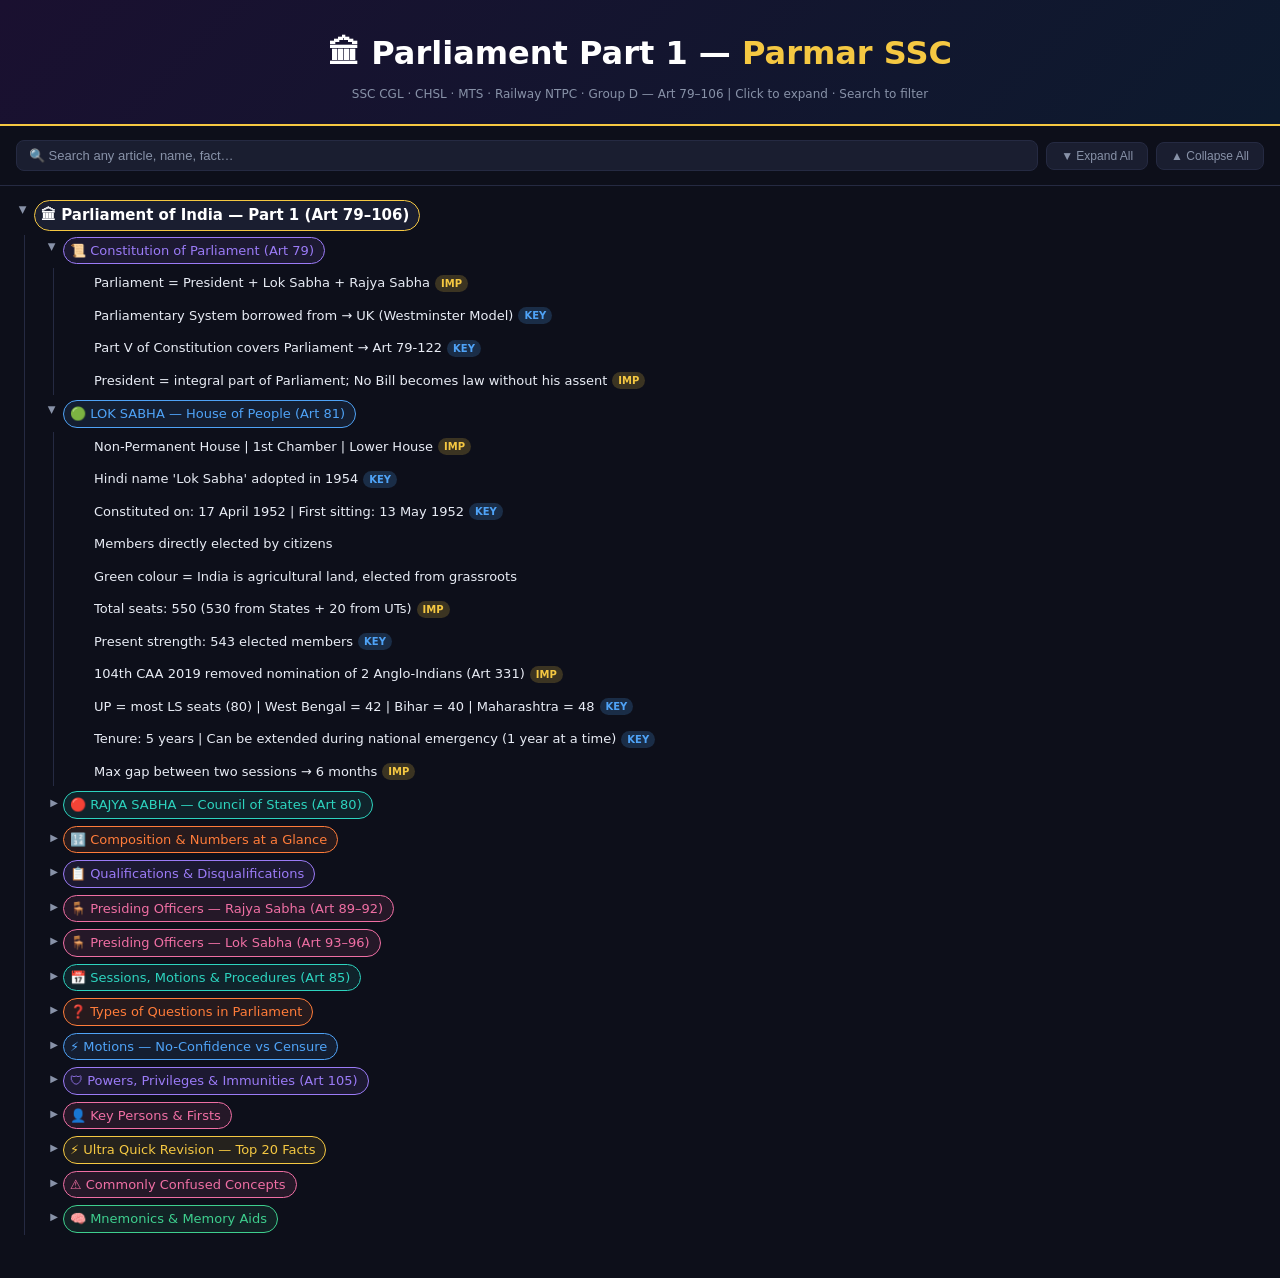
<file: pages/parliament-p1-mindmap.html>
<!DOCTYPE html>
<html lang="en">
<head>
<meta charset="UTF-8">
<meta name="viewport" content="width=device-width, initial-scale=1.0">
<title>Parliament Part 1 – Mind Map | Parmar SSC</title>
<style>
:root{
  --bg:#0d0f1a;--s:#141726;--card:#1a1e30;--border:#252a42;
  --gold:#f5c842;--orange:#ff7c3a;--blue:#4fa3f7;--green:#3ecf8e;
  --pink:#f06fa4;--purple:#9b7bf7;--teal:#2dd4bf;--text:#e8ecf5;--muted:#8892a8;
}
*{margin:0;padding:0;box-sizing:border-box}
body{background:var(--bg);color:var(--text);font-family:system-ui,-apple-system,sans-serif;font-size:14px;line-height:1.6}
.header{background:linear-gradient(135deg,#1a1030,#0d1a2e);border-bottom:2px solid var(--gold);padding:28px 20px 20px;text-align:center}
.header h1{font-size:clamp(18px,5vw,32px);font-weight:800;color:#fff}
.header h1 span{color:var(--gold)}
.header p{color:var(--muted);font-size:12px;margin-top:6px}
.controls{display:flex;gap:8px;flex-wrap:wrap;padding:14px 16px;border-bottom:1px solid var(--border);align-items:center}
.controls input{flex:1;min-width:160px;padding:7px 12px;background:var(--card);border:1px solid var(--border);border-radius:8px;color:var(--text);font-size:13px}
.controls input::placeholder{color:var(--muted)}
.btn{padding:6px 14px;border:1px solid var(--border);border-radius:8px;background:var(--card);color:var(--muted);cursor:pointer;font-size:12px;transition:.15s}
.btn:hover{background:var(--border);color:var(--text)}
.tree{padding:12px 16px 40px}
ul{list-style:none;padding:0}
.children{padding-left:20px;border-left:1px solid var(--border);margin-left:8px;margin-top:2px}
.children.closed{display:none}
.row{display:flex;align-items:flex-start;gap:0;padding:2px 0;cursor:pointer;border-radius:6px;transition:background .12s}
.row:hover{background:rgba(255,255,255,.04)}
.arrow{width:18px;min-width:18px;font-size:10px;color:var(--muted);padding-top:4px;text-align:center;transition:transform .15s;flex-shrink:0}
.arrow.open{transform:rotate(90deg)}
.pill{display:inline-flex;align-items:center;gap:5px;padding:3px 10px 3px 6px;border-radius:20px;font-size:13px;flex-wrap:wrap;line-height:1.5}
.badge{font-size:10px;font-weight:700;padding:1px 6px;border-radius:10px;white-space:nowrap}
.b-imp{background:rgba(245,200,66,.2);color:var(--gold)}
.b-key{background:rgba(79,163,247,.2);color:var(--blue)}
.b-warn{background:rgba(240,111,164,.2);color:var(--pink)}
.b-ok{background:rgba(62,207,142,.2);color:var(--green)}
.l0 .pill{background:var(--card);border:1.5px solid var(--gold);font-size:15px;font-weight:700;color:#fff}
.lp .pill{background:rgba(155,123,247,.1);border:0.5px solid var(--purple);color:var(--purple)}
.lt .pill{background:rgba(45,212,191,.1);border:0.5px solid var(--teal);color:var(--teal)}
.la .pill{background:rgba(255,124,58,.1);border:0.5px solid var(--orange);color:var(--orange)}
.lc .pill{background:rgba(240,111,164,.1);border:0.5px solid var(--pink);color:var(--pink)}
.lb .pill{background:rgba(79,163,247,.1);border:0.5px solid var(--blue);color:var(--blue)}
.lg .pill{background:rgba(62,207,142,.1);border:0.5px solid var(--green);color:var(--green)}
.lr .pill{background:rgba(245,200,66,.1);border:0.5px solid var(--gold);color:var(--gold)}
.l2 .pill,.l3 .pill{background:transparent;border:none;color:var(--text);padding-left:2px;font-size:13px;font-weight:400}
.l3 .pill{color:var(--muted);font-size:12px}
.hl .pill{background:rgba(245,200,66,.08)!important;border:1px solid var(--gold)!important}
.dim{opacity:.25}
mark{background:rgba(245,200,66,.3);border-radius:2px;color:var(--text)}
</style>
</head>
<body>
<div class="header">
  <h1>🏛 Parliament Part 1 — <span>Parmar SSC</span></h1>
  <p>SSC CGL · CHSL · MTS · Railway NTPC · Group D — Art 79–106 | Click to expand · Search to filter</p>
</div>
<div class="controls">
  <input type="text" id="srch" placeholder="🔍 Search any article, name, fact…" oninput="search(this.value)">
  <button class="btn" onclick="setAll(true)">▼ Expand All</button>
  <button class="btn" onclick="setAll(false)">▲ Collapse All</button>
</div>
<div class="tree"><ul id="root"></ul></div>
<script>
const T=[
  {l:"🏛 Parliament of India — Part 1 (Art 79–106)", c:"l0", o:1, ch:[

    {l:"📜 Constitution of Parliament (Art 79)", c:"lp", o:1, ch:[
      {l:"Parliament = President + Lok Sabha + Rajya Sabha", c:"l2", b:[{t:"IMP",s:"b-imp"}]},
      {l:"Parliamentary System borrowed from → UK (Westminster Model)", c:"l2", b:[{t:"KEY",s:"b-key"}]},
      {l:"Part V of Constitution covers Parliament → Art 79-122", c:"l2", b:[{t:"KEY",s:"b-key"}]},
      {l:"President = integral part of Parliament; No Bill becomes law without his assent", c:"l2", b:[{t:"IMP",s:"b-imp"}]}
    ]},

    {l:"🟢 LOK SABHA — House of People (Art 81)", c:"lb", o:1, ch:[
      {l:"Non-Permanent House | 1st Chamber | Lower House", c:"l2", b:[{t:"IMP",s:"b-imp"}]},
      {l:"Hindi name 'Lok Sabha' adopted in 1954", c:"l2", b:[{t:"KEY",s:"b-key"}]},
      {l:"Constituted on: 17 April 1952 | First sitting: 13 May 1952", c:"l2", b:[{t:"KEY",s:"b-key"}]},
      {l:"Members directly elected by citizens", c:"l2"},
      {l:"Green colour = India is agricultural land, elected from grassroots", c:"l2"},
      {l:"Total seats: 550 (530 from States + 20 from UTs)", c:"l2", b:[{t:"IMP",s:"b-imp"}]},
      {l:"Present strength: 543 elected members", c:"l2", b:[{t:"KEY",s:"b-key"}]},
      {l:"104th CAA 2019 removed nomination of 2 Anglo-Indians (Art 331)", c:"l2", b:[{t:"IMP",s:"b-imp"}]},
      {l:"UP = most LS seats (80) | West Bengal = 42 | Bihar = 40 | Maharashtra = 48", c:"l2", b:[{t:"KEY",s:"b-key"}]},
      {l:"Tenure: 5 years | Can be extended during national emergency (1 year at a time)", c:"l2", b:[{t:"KEY",s:"b-key"}]},
      {l:"Max gap between two sessions → 6 months", c:"l2", b:[{t:"IMP",s:"b-imp"}]}
    ]},

    {l:"🔴 RAJYA SABHA — Council of States (Art 80)", c:"lt", o:0, ch:[
      {l:"Permanent House | 2nd Chamber | Upper House | House of Elders", c:"l2", b:[{t:"IMP",s:"b-imp"}]},
      {l:"Hindi name 'Rajya Sabha' adopted in 1954", c:"l2", b:[{t:"KEY",s:"b-key"}]},
      {l:"Constituted on: 3 April 1952 | First sitting: 13 May 1952", c:"l2", b:[{t:"KEY",s:"b-key"}]},
      {l:"Represents States | Red colour = royalty & freedom fighters' sacrifice", c:"l2"},
      {l:"Total members: 250 (238 elected + 12 nominated by President)", c:"l2", b:[{t:"IMP",s:"b-imp"}]},
      {l:"Present strength: 245 (233 elected + 12 nominated) | 5 seats vacant (PoK, Aksai Chin)", c:"l2", b:[{t:"KEY",s:"b-key"}]},
      {l:"12 nominated → from Literature, Science, Arts, Social Service (LISAS)", c:"l2", b:[{t:"IMP",s:"b-imp"}]},
      {l:"Members indirectly elected by → Proportional Representation + STV", c:"l2", b:[{t:"KEY",s:"b-key"}]},
      {l:"Election of RS members → borrowed from South Africa", c:"l2", b:[{t:"KEY",s:"b-key"}]},
      {l:"Nomination of RS members → taken from Ireland", c:"l2", b:[{t:"KEY",s:"b-key"}]},
      {l:"Unequal representation (based on population of State)", c:"l2"},
      {l:"UP = 31 | West Bengal = 16 | Bihar = 16 | Maharashtra = 19 | Tamil Nadu = 18", c:"l2", b:[{t:"KEY",s:"b-key"}]},
      {l:"Permanent body → NOT subject to dissolution", c:"l2", b:[{t:"IMP",s:"b-imp"}]},
      {l:"1/3rd members retire every 2 years | Each member's term = 6 years", c:"l2", b:[{t:"IMP",s:"b-imp"}]}
    ]},

    {l:"🔢 Composition & Numbers at a Glance", c:"la", o:0, ch:[
      {l:"LS: Total 550 | Present 543 | Min age 25 yrs | Term 5 yrs", c:"l2", b:[{t:"IMP",s:"b-imp"}]},
      {l:"RS: Total 250 | Present 245 | Min age 30 yrs | Term 6 yrs", c:"l2", b:[{t:"IMP",s:"b-imp"}]},
      {l:"RS: 12 nominated (LISAS) + 233 elected | LS: 543 elected", c:"l2", b:[{t:"KEY",s:"b-key"}]},
      {l:"Quorum: 1/10th of total strength of each House (Art 100)", c:"l2", b:[{t:"IMP",s:"b-imp"}]},
      {l:"Delimitation Commission after every Census (10 years) — Art 82", c:"l2", b:[{t:"KEY",s:"b-key"}]},
      {l:"42nd CA 1976 → seats frozen on 1971 Census till 2000", c:"l2"},
      {l:"84th CA 2001 → Freeze extended till 2026", c:"l2", b:[{t:"KEY",s:"b-key"}]},
      {l:"87th CA 2003 → Delimitation per 2001 Census", c:"l2"}
    ]},

    {l:"📋 Qualifications & Disqualifications", c:"lp", o:0, ch:[
      {l:"Art 84 — Qualifications", c:"l2", b:[{t:"IMP",s:"b-imp"}], ch:[
        {l:"Must be citizen of India", c:"l3"},
        {l:"Min age: 25 yrs (LS) | 30 yrs (RS)", c:"l3", b:[{t:"IMP",s:"b-imp"}]},
        {l:"Other qualifications as prescribed by Parliament", c:"l3"}
      ]},
      {l:"Art 102 — Disqualifications", c:"l2", b:[{t:"IMP",s:"b-imp"}], ch:[
        {l:"Holds office of profit under Union or State Govt.", c:"l3"},
        {l:"Unsound mind (declared by competent court)", c:"l3"},
        {l:"Undischarged insolvent", c:"l3"},
        {l:"Not a citizen of India", c:"l3"},
        {l:"RPA 1951: Jail for more than 2 years = disqualification", c:"l3", b:[{t:"KEY",s:"b-key"}]}
      ]},
      {l:"Art 102(2) — 10th Schedule (Anti-Defection)", c:"l2", b:[{t:"IMP",s:"b-imp"}], ch:[
        {l:"Independent member joins any political party → disqualified", c:"l3"},
        {l:"Nominated member joins party after 6 months → disqualified", c:"l3", b:[{t:"KEY",s:"b-key"}]},
        {l:"Votes contrary to party direction → disqualified", c:"l3"},
        {l:"Voluntarily gives up party membership → disqualified", c:"l3"},
        {l:"Exception: Merger — when 2/3rd members leave & join another party (91st CA 2003)", c:"l3", b:[{t:"KEY",s:"b-key"}]},
        {l:"Kihoto Hollohan vs Zachilhu: Judiciary CAN review Speaker's final decision on defection", c:"l3", b:[{t:"KEY",s:"b-key"}]}
      ]},
      {l:"Art 103 — President's decision on disqualification is FINAL (after ECI opinion)", c:"l2", b:[{t:"KEY",s:"b-key"}]},
      {l:"Art 104 — Penalty for sitting/voting while disqualified → Rs 500 per day", c:"l2", b:[{t:"KEY",s:"b-key"}]},
      {l:"Art 101 — Absent without permission for 60 days → seat may be declared vacant", c:"l2", b:[{t:"KEY",s:"b-key"}]}
    ]},

    {l:"🪑 Presiding Officers — Rajya Sabha (Art 89–92)", c:"lc", o:0, ch:[
      {l:"Chairman of RS → Vice President of India (ex-officio)", c:"l2", b:[{t:"IMP",s:"b-imp"}]},
      {l:"Chairman is NOT a member of RS", c:"l2", b:[{t:"TRAP",s:"b-imp"}]},
      {l:"Deputy Chairman → elected by Rajya Sabha | IS a member of RS", c:"l2", b:[{t:"KEY",s:"b-key"}]},
      {l:"Deputy Chairman resignation → to Chairman | Removal → Effective Majority of RS", c:"l2", b:[{t:"KEY",s:"b-key"}]},
      {l:"When both Chairman + DC absent → Panel of Vice-Chairpersons (appointed by Chairman) presides", c:"l2"},
      {l:"P.T. Usha → first woman appointed in RS Panel of Vice-Chairpersons", c:"l2", b:[{t:"KEY",s:"b-key"}]},
      {l:"Art 92 → During their own removal: they CAN participate but CANNOT preside", c:"l2", b:[{t:"TRAP",s:"b-imp"}]},
      {l:"Chairman has NO casting vote (not a member) | DC has casting vote only in tie", c:"l2", b:[{t:"TRAP",s:"b-imp"}]}
    ]},

    {l:"🪑 Presiding Officers — Lok Sabha (Art 93–96)", c:"lc", o:0, ch:[
      {l:"Speaker & Deputy Speaker → elected by LS members by Simple Majority", c:"l2", b:[{t:"IMP",s:"b-imp"}]},
      {l:"First Speaker → Ganesh Vasudev Mavalankar", c:"l2", b:[{t:"KEY",s:"b-key"}]},
      {l:"First Deputy Speaker → M.A. Ayyangar", c:"l2", b:[{t:"KEY",s:"b-key"}]},
      {l:"No Deputy Speaker appointed since 2019", c:"l2", b:[{t:"KEY",s:"b-key"}]},
      {l:"Speaker resignation → to Deputy Speaker | DS resignation → to Speaker", c:"l2", b:[{t:"KEY",s:"b-key"}]},
      {l:"Removal of Speaker → by Effective Majority", c:"l2", b:[{t:"KEY",s:"b-key"}]},
      {l:"Speaker continues till new Speaker is elected (does NOT immediately resign after LS dissolution)", c:"l2", b:[{t:"TRAP",s:"b-imp"}]},
      {l:"Art 96 → During own removal: can participate, CANNOT preside; has first-instance vote but NO casting vote", c:"l2", b:[{t:"TRAP",s:"b-imp"}]},
      {l:"Deputy Speaker is NOT subordinate to Speaker", c:"l2", b:[{t:"TRAP",s:"b-imp"}]},
      {l:"Date of Speaker election fixed by → President | DS election fixed by → Speaker", c:"l2", b:[{t:"KEY",s:"b-key"}]},
      {l:"Protem Speaker → senior-most member; appointed by President to administer oath to new members", c:"l2", b:[{t:"KEY",s:"b-key"}]}
    ]},

    {l:"📅 Sessions, Motions & Procedures (Art 85)", c:"lt", o:0, ch:[
      {l:"3 Sessions: Budget (Feb-Apr) | Monsoon (Jul-Aug) | Winter (Dec)", c:"l2", b:[{t:"IMP",s:"b-imp"}]},
      {l:"Sessions summoned by → President (on advice of CoM)", c:"l2", b:[{t:"KEY",s:"b-key"}]},
      {l:"Prorogation → ends a session (by President)", c:"l2", b:[{t:"KEY",s:"b-key"}]},
      {l:"Dissolution → formal termination of current LS (by President)", c:"l2", b:[{t:"KEY",s:"b-key"}]},
      {l:"Adjournment → temporary break within session (by Presiding Officer)", c:"l2", b:[{t:"KEY",s:"b-key"}]},
      {l:"Adjournment Sine Die → ends session without fixing next date (by Presiding Officer)", c:"l2", b:[{t:"KEY",s:"b-key"}]},
      {l:"Session Routine: 11AM start | 11-12: Question Hour | 12-1: Zero Hour", c:"l2", b:[{t:"IMP",s:"b-imp"}]},
      {l:"Adjournment Motion → urgent public importance; needs support of 50 members", c:"l2", b:[{t:"KEY",s:"b-key"}]},
      {l:"Closure Motion → to cut short debate on a matter", c:"l2"},
      {l:"Call Attention Motion → member calls attention of a minister on public importance", c:"l2"},
      {l:"Point of Order → when proceedings don't follow normal rules; NO debate allowed", c:"l2", b:[{t:"KEY",s:"b-key"}]}
    ]},

    {l:"❓ Types of Questions in Parliament", c:"la", o:0, ch:[
      {l:"Starred Question → Oral answer; supplementary questions allowed", c:"l2", b:[{t:"IMP",s:"b-imp"}]},
      {l:"Unstarred Question → Written answer only; NO supplementary questions", c:"l2", b:[{t:"IMP",s:"b-imp"}]},
      {l:"Short Notice Question → 10 days prior notice required", c:"l2", b:[{t:"KEY",s:"b-key"}]},
      {l:"Questions can be asked to private members too (private member = not a minister)", c:"l2"}
    ]},

    {l:"⚡ Motions — No-Confidence vs Censure", c:"lb", o:0, ch:[
      {l:"No-Confidence Motion", c:"l2", b:[{t:"IMP",s:"b-imp"}], ch:[
        {l:"No reason required", c:"l3"},
        {l:"Against entire Council of Ministers ONLY", c:"l3"},
        {l:"Tests majority support (confidence) of LS in CoM", c:"l3"},
        {l:"If passed → RESIGNATION is mandatory", c:"l3", b:[{t:"IMP",s:"b-imp"}]}
      ]},
      {l:"Censure Motion", c:"l2", b:[{t:"IMP",s:"b-imp"}], ch:[
        {l:"Reason MUST be stated", c:"l3"},
        {l:"Can be against individual, group, or entire council", c:"l3"},
        {l:"Targets specific policies/actions", c:"l3"},
        {l:"If passed → NO resignation required", c:"l3", b:[{t:"TRAP",s:"b-imp"}]}
      ]}
    ]},

    {l:"🛡 Powers, Privileges & Immunities (Art 105)", c:"lp", o:0, ch:[
      {l:"Freedom of speech in Parliament (Art 105(1))", c:"l2", b:[{t:"KEY",s:"b-key"}]},
      {l:"No Parliamentary proceedings can be questioned in ANY court (Art 105(2))", c:"l2", b:[{t:"IMP",s:"b-imp"}]},
      {l:"No MP liable for anything said or vote given in Parliament", c:"l2"},
      {l:"Art 105(3) → Protection from CIVIL arrest: during session + 40 days before & after", c:"l2", b:[{t:"IMP",s:"b-imp"}]},
      {l:"This protection does NOT apply to criminal arrest or preventive detention", c:"l2", b:[{t:"TRAP",s:"b-imp"}]},
      {l:"Art 106 → Salaries & allowances of members fixed by Parliament", c:"l2"},
      {l:"Art 88 → AG has right to speak in both Houses but NO right to vote", c:"l2", b:[{t:"KEY",s:"b-key"}]},
      {l:"Art 99 → Every member takes oath before President or person appointed by him", c:"l2"}
    ]},

    {l:"👤 Key Persons & Firsts", c:"lc", o:0, ch:[
      {l:"First Speaker of LS → Ganesh Vasudev Mavalankar", c:"l2", b:[{t:"IMP",s:"b-imp"}]},
      {l:"First Deputy Speaker of LS → M.A. Ayyangar", c:"l2", b:[{t:"KEY",s:"b-key"}]},
      {l:"P.T. Usha → 1st woman in RS Panel of Vice-Chairpersons", c:"l2", b:[{t:"KEY",s:"b-key"}]},
      {l:"Protem Speaker 2024 → Bhartruhari Mehtab (24 Jun - 26 Jun 2024)", c:"l2", b:[{t:"KEY",s:"b-key"}]},
      {l:"Kihoto Hollohan vs Zachilhu → judiciary can review Speaker's defection decision", c:"l2", b:[{t:"KEY",s:"b-key"}]}
    ]},

    {l:"⚡ Ultra Quick Revision — Top 20 Facts", c:"lr", o:0, ch:[
      {l:"1. Parliament = President + LS + RS | Part V Art 79-122", c:"l2", b:[{t:"IMP",s:"b-imp"}]},
      {l:"2. LS = 543 seats | RS = 245 | LS total capacity 550 | RS total capacity 250", c:"l2", b:[{t:"IMP",s:"b-imp"}]},
      {l:"3. RS: 12 nominated by President (LISAS) | Election from South Africa | Nomination from Ireland", c:"l2", b:[{t:"IMP",s:"b-imp"}]},
      {l:"4. LS min age 25 | RS min age 30 | LS term 5 yrs | RS member term 6 yrs", c:"l2", b:[{t:"IMP",s:"b-imp"}]},
      {l:"5. RS = Permanent; 1/3rd retire every 2 years | LS = dissolves after 5 yrs", c:"l2", b:[{t:"IMP",s:"b-imp"}]},
      {l:"6. 104th CAA 2019 → removed Anglo-Indian nomination (Art 331)", c:"l2", b:[{t:"IMP",s:"b-imp"}]},
      {l:"7. Quorum = 1/10th of total strength of each House (Art 100)", c:"l2", b:[{t:"IMP",s:"b-imp"}]},
      {l:"8. Max gap between 2 sessions = 6 months", c:"l2", b:[{t:"IMP",s:"b-imp"}]},
      {l:"9. Chairman of RS = VP of India (NOT member of RS) | No casting vote", c:"l2", b:[{t:"IMP",s:"b-imp"}]},
      {l:"10. First Speaker → Mavalankar | First DS → Ayyangar | No DS since 2019", c:"l2", b:[{t:"IMP",s:"b-imp"}]},
      {l:"11. Speaker continues even after LS dissolution till new Speaker elected", c:"l2", b:[{t:"IMP",s:"b-imp"}]},
      {l:"12. No-confidence → whole CoM | If passed → MUST resign | No reason needed", c:"l2", b:[{t:"IMP",s:"b-imp"}]},
      {l:"13. Censure → individual/group/CoM | Reason MUST be stated | No resignation if passed", c:"l2", b:[{t:"IMP",s:"b-imp"}]},
      {l:"14. Starred = Oral + supplementary | Unstarred = Written only | Short Notice = 10 days", c:"l2", b:[{t:"IMP",s:"b-imp"}]},
      {l:"15. Adjournment Motion → urgent public importance; needs 50 members' support", c:"l2", b:[{t:"IMP",s:"b-imp"}]},
      {l:"16. MP protection: Civil arrest only; 40 days before/after + during session; NOT criminal", c:"l2", b:[{t:"IMP",s:"b-imp"}]},
      {l:"17. AG → can speak in both Houses; CANNOT vote in either", c:"l2", b:[{t:"IMP",s:"b-imp"}]},
      {l:"18. Defection exception → 2/3rd merger (91st CA 2003)", c:"l2", b:[{t:"IMP",s:"b-imp"}]},
      {l:"19. Absent without permission 60 days → seat may be declared vacant", c:"l2", b:[{t:"IMP",s:"b-imp"}]},
      {l:"20. 84th CA 2001 → Delimitation freeze extended till 2026", c:"l2", b:[{t:"IMP",s:"b-imp"}]}
    ]},

    {l:"⚠ Commonly Confused Concepts", c:"lc", o:0, ch:[
      {l:"LS constituted: 17 Apr 1952 ≠ First sitting: 13 May 1952 (same date for both LS & RS first sitting)", c:"l2", b:[{t:"TRAP",s:"b-imp"}]},
      {l:"RS constituted: 3 Apr 1952 ≠ LS constituted: 17 Apr 1952", c:"l2", b:[{t:"TRAP",s:"b-imp"}]},
      {l:"Chairman of RS (VP) = NOT member of RS ≠ Deputy Chairman = IS member of RS", c:"l2", b:[{t:"TRAP",s:"b-imp"}]},
      {l:"No-confidence: only against whole CoM ≠ Censure: can be against individual too", c:"l2", b:[{t:"TRAP",s:"b-imp"}]},
      {l:"No-confidence passed → must resign ≠ Censure passed → no resignation required", c:"l2", b:[{t:"TRAP",s:"b-imp"}]},
      {l:"Civil arrest protection applies 40 days before & after ≠ criminal arrest NOT protected", c:"l2", b:[{t:"TRAP",s:"b-imp"}]},
      {l:"Speaker has NO casting vote during own removal ≠ does have 1st instance vote", c:"l2", b:[{t:"TRAP",s:"b-imp"}]},
      {l:"RS = 250 total ≠ present strength 245 (5 vacant for PoK etc.)", c:"l2", b:[{t:"TRAP",s:"b-imp"}]},
      {l:"Deputy Speaker NOT subordinate to Speaker ≠ common assumption otherwise", c:"l2", b:[{t:"TRAP",s:"b-imp"}]},
      {l:"Protem Speaker appointed by President ≠ regular Speaker elected by LS members", c:"l2", b:[{t:"TRAP",s:"b-imp"}]}
    ]},

    {l:"🧠 Mnemonics & Memory Aids", c:"lg", o:0, ch:[
      {l:"LS vs RS ages: 'Lower house is YOUNGER (25) | Upper house is OLDER (30)'", c:"l2", b:[{t:"TRICK",s:"b-ok"}]},
      {l:"RS 12 nominated: LISAS = Literature, Science, Arts, Social Service", c:"l2", b:[{t:"TRICK",s:"b-ok"}]},
      {l:"'RS is like wine → older term (6 yrs) | LS is like milk → shorter term (5 yrs)'", c:"l2", b:[{t:"TRICK",s:"b-ok"}]},
      {l:"RS election source = South Africa; Nomination source = Ireland: 'SA elects, Ireland nominates'", c:"l2", b:[{t:"TRICK",s:"b-ok"}]},
      {l:"No-confidence: 'NO reason, NO choice (must resign)' | Censure: 'C = Choice (can stay)'", c:"l2", b:[{t:"TRICK",s:"b-ok"}]},
      {l:"Starred = Star performers speak (oral) | Unstarred = Under the table (written)", c:"l2", b:[{t:"TRICK",s:"b-ok"}]},
      {l:"Quorum = 1/10th → '10% minimum to start the show'", c:"l2", b:[{t:"TRICK",s:"b-ok"}]},
      {l:"Question Hour: 11-12 | Zero Hour: 12-1 → 'Questions come first, Zero is Zero (no rules)'", c:"l2", b:[{t:"TRICK",s:"b-ok"}]},
      {l:"Sessions: BWM → Budget(Feb), Water/Monsoon(Jul), Month-end/Winter(Dec)", c:"l2", b:[{t:"TRICK",s:"b-ok"}]},
      {l:"Defection merger: 2/3rd → 'Two-thirds to defect legally (like a supermajority escape hatch)'", c:"l2", b:[{t:"TRICK",s:"b-ok"}]}
    ]}

  ]}
];

function build(data,ul){
  data.forEach(d=>{
    const li=document.createElement('li');
    li.style.marginBottom='3px';
    const row=document.createElement('div');
    row.className='row '+d.c;
    const arr=document.createElement('span');
    arr.className='arrow';
    arr.textContent=d.ch&&d.ch.length?'▶':' ';
    if(d.o)arr.classList.add('open');
    const pill=document.createElement('span');
    pill.className='pill';
    const txt=document.createElement('span');
    txt.className='ntext';
    txt.textContent=d.l;
    pill.appendChild(txt);
    if(d.b){d.b.forEach(b=>{const s=document.createElement('span');s.className='badge '+b.s;s.textContent=b.t;pill.appendChild(s);});}
    row.appendChild(arr);row.appendChild(pill);
    li.appendChild(row);
    if(d.ch&&d.ch.length){
      const sub=document.createElement('ul');
      sub.className='children'+(d.o?'':' closed');
      build(d.ch,sub);
      li.appendChild(sub);
      row.addEventListener('click',()=>{
        const cl=sub.classList.contains('closed');
        sub.classList.toggle('closed',!cl);
        arr.classList.toggle('open',cl);
      });
    }
    ul.appendChild(li);
  });
}
function setAll(open){
  document.querySelectorAll('.children').forEach(e=>e.classList.toggle('closed',!open));
  document.querySelectorAll('.arrow').forEach(a=>{if(a.textContent!=' ')a.classList.toggle('open',open);});
}
function search(q){
  q=q.trim().toLowerCase();
  const rows=document.querySelectorAll('.row');
  if(!q){
    rows.forEach(r=>{r.classList.remove('hl','dim');const t=r.querySelector('.ntext');t.innerHTML=t.textContent;});
    return;
  }
  rows.forEach(r=>{
    const t=r.querySelector('.ntext');
    const raw=t.textContent;
    if(raw.toLowerCase().includes(q)){
      r.classList.add('hl');r.classList.remove('dim');
      const re=new RegExp('('+q.replace(/[.*+?^${}()|[\]\\]/g,'\\$&')+')','gi');
      t.innerHTML=raw.replace(re,'<mark>$1</mark>');
      let p=r.closest('.children');
      while(p){p.classList.remove('closed');const prev=p.previousElementSibling;if(prev){const a=prev.querySelector('.arrow');if(a)a.classList.add('open');}p=p.parentElement&&p.parentElement.closest('.children');}
    } else {
      r.classList.remove('hl');r.classList.add('dim');t.innerHTML=raw;
    }
  });
}
build(T,document.getElementById('root'));
</script>
</body>
</html>
</file>
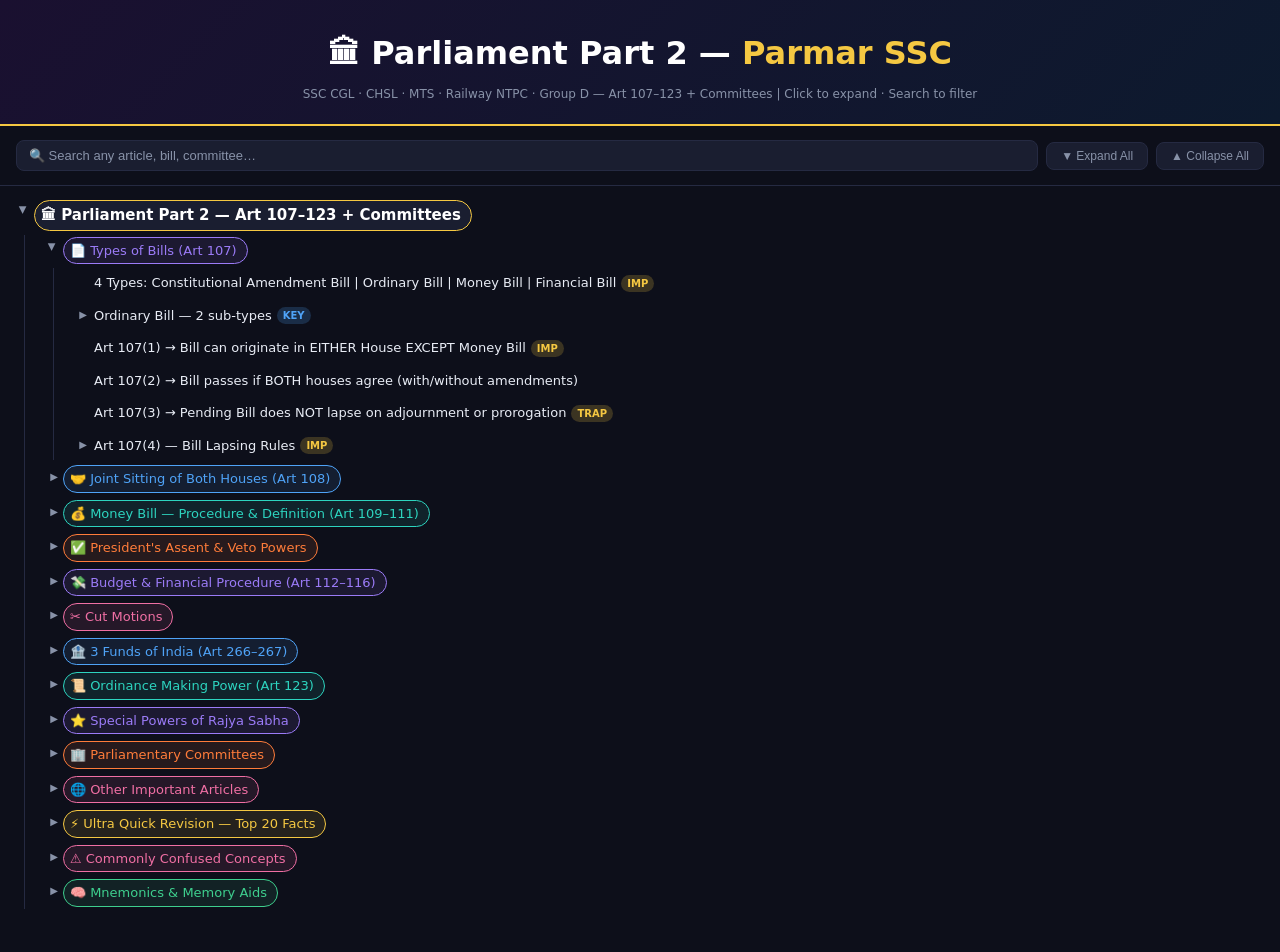
<file: pages/parliament-p2-mindmap.html>
<!DOCTYPE html>
<html lang="en">
<head>
<meta charset="UTF-8">
<meta name="viewport" content="width=device-width, initial-scale=1.0">
<title>Parliament Part 2 – Mind Map | Parmar SSC</title>
<style>
:root{
  --bg:#0d0f1a;--s:#141726;--card:#1a1e30;--border:#252a42;
  --gold:#f5c842;--orange:#ff7c3a;--blue:#4fa3f7;--green:#3ecf8e;
  --pink:#f06fa4;--purple:#9b7bf7;--teal:#2dd4bf;--text:#e8ecf5;--muted:#8892a8;
}
*{margin:0;padding:0;box-sizing:border-box}
body{background:var(--bg);color:var(--text);font-family:system-ui,-apple-system,sans-serif;font-size:14px;line-height:1.6}
.header{background:linear-gradient(135deg,#1a1030,#0d1a2e);border-bottom:2px solid var(--gold);padding:28px 20px 20px;text-align:center}
.header h1{font-size:clamp(18px,5vw,32px);font-weight:800;color:#fff}
.header h1 span{color:var(--gold)}
.header p{color:var(--muted);font-size:12px;margin-top:6px}
.controls{display:flex;gap:8px;flex-wrap:wrap;padding:14px 16px;border-bottom:1px solid var(--border);align-items:center}
.controls input{flex:1;min-width:160px;padding:7px 12px;background:var(--card);border:1px solid var(--border);border-radius:8px;color:var(--text);font-size:13px}
.controls input::placeholder{color:var(--muted)}
.btn{padding:6px 14px;border:1px solid var(--border);border-radius:8px;background:var(--card);color:var(--muted);cursor:pointer;font-size:12px;transition:.15s}
.btn:hover{background:var(--border);color:var(--text)}
.tree{padding:12px 16px 40px}
ul{list-style:none;padding:0}
.children{padding-left:20px;border-left:1px solid var(--border);margin-left:8px;margin-top:2px}
.children.closed{display:none}
.row{display:flex;align-items:flex-start;gap:0;padding:2px 0;cursor:pointer;border-radius:6px;transition:background .12s}
.row:hover{background:rgba(255,255,255,.04)}
.arrow{width:18px;min-width:18px;font-size:10px;color:var(--muted);padding-top:4px;text-align:center;transition:transform .15s;flex-shrink:0}
.arrow.open{transform:rotate(90deg)}
.pill{display:inline-flex;align-items:center;gap:5px;padding:3px 10px 3px 6px;border-radius:20px;font-size:13px;flex-wrap:wrap;line-height:1.5}
.badge{font-size:10px;font-weight:700;padding:1px 6px;border-radius:10px;white-space:nowrap}
.b-imp{background:rgba(245,200,66,.2);color:var(--gold)}
.b-key{background:rgba(79,163,247,.2);color:var(--blue)}
.b-warn{background:rgba(240,111,164,.2);color:var(--pink)}
.b-ok{background:rgba(62,207,142,.2);color:var(--green)}
.l0 .pill{background:var(--card);border:1.5px solid var(--gold);font-size:15px;font-weight:700;color:#fff}
.lp .pill{background:rgba(155,123,247,.1);border:0.5px solid var(--purple);color:var(--purple)}
.lt .pill{background:rgba(45,212,191,.1);border:0.5px solid var(--teal);color:var(--teal)}
.la .pill{background:rgba(255,124,58,.1);border:0.5px solid var(--orange);color:var(--orange)}
.lc .pill{background:rgba(240,111,164,.1);border:0.5px solid var(--pink);color:var(--pink)}
.lb .pill{background:rgba(79,163,247,.1);border:0.5px solid var(--blue);color:var(--blue)}
.lg .pill{background:rgba(62,207,142,.1);border:0.5px solid var(--green);color:var(--green)}
.lr .pill{background:rgba(245,200,66,.1);border:0.5px solid var(--gold);color:var(--gold)}
.l2 .pill,.l3 .pill{background:transparent;border:none;color:var(--text);padding-left:2px;font-size:13px;font-weight:400}
.l3 .pill{color:var(--muted);font-size:12px}
.hl .pill{background:rgba(245,200,66,.08)!important;border:1px solid var(--gold)!important}
.dim{opacity:.25}
mark{background:rgba(245,200,66,.3);border-radius:2px;color:var(--text)}
</style>
</head>
<body>
<div class="header">
  <h1>🏛 Parliament Part 2 — <span>Parmar SSC</span></h1>
  <p>SSC CGL · CHSL · MTS · Railway NTPC · Group D — Art 107–123 + Committees | Click to expand · Search to filter</p>
</div>
<div class="controls">
  <input type="text" id="srch" placeholder="🔍 Search any article, bill, committee…" oninput="search(this.value)">
  <button class="btn" onclick="setAll(true)">▼ Expand All</button>
  <button class="btn" onclick="setAll(false)">▲ Collapse All</button>
</div>
<div class="tree"><ul id="root"></ul></div>
<script>
const T=[{l:"🏛 Parliament Part 2 — Art 107–123 + Committees",c:"l0",o:1,ch:[

  {l:"📄 Types of Bills (Art 107)",c:"lp",o:1,ch:[
    {l:"4 Types: Constitutional Amendment Bill | Ordinary Bill | Money Bill | Financial Bill",c:"l2",b:[{t:"IMP",s:"b-imp"}]},
    {l:"Ordinary Bill — 2 sub-types",c:"l2",b:[{t:"KEY",s:"b-key"}],ch:[
      {l:"Public Member Bill → 1 week prior notice required",c:"l3",b:[{t:"KEY",s:"b-key"}]},
      {l:"Private Bill → 1 month prior notice | Brought by MP who is NOT a minister",c:"l3",b:[{t:"KEY",s:"b-key"}]}
    ]},
    {l:"Art 107(1) → Bill can originate in EITHER House EXCEPT Money Bill",c:"l2",b:[{t:"IMP",s:"b-imp"}]},
    {l:"Art 107(2) → Bill passes if BOTH houses agree (with/without amendments)",c:"l2"},
    {l:"Art 107(3) → Pending Bill does NOT lapse on adjournment or prorogation",c:"l2",b:[{t:"TRAP",s:"b-imp"}]},
    {l:"Art 107(4) — Bill Lapsing Rules",c:"l2",b:[{t:"IMP",s:"b-imp"}],ch:[
      {l:"Bill pending in LS → LAPSES on dissolution of LS",c:"l3",b:[{t:"IMP",s:"b-imp"}]},
      {l:"Bill pending in RS (not passed by LS) → does NOT lapse on LS dissolution",c:"l3",b:[{t:"TRAP",s:"b-imp"}]}
    ]}
  ]},

  {l:"🤝 Joint Sitting of Both Houses (Art 108)",c:"lb",o:0,ch:[
    {l:"Provision borrowed from → Australia",c:"l2",b:[{t:"IMP",s:"b-imp"}]},
    {l:"Called by President when DEADLOCK between both houses",c:"l2",b:[{t:"KEY",s:"b-key"}]},
    {l:"3 Conditions for Deadlock",c:"l2",b:[{t:"IMP",s:"b-imp"}],ch:[
      {l:"1. Bill rejected by the other house",c:"l3"},
      {l:"2. Houses finally disagree on amendments",c:"l3"},
      {l:"3. More than 6 months elapse without other house passing the bill",c:"l3",b:[{t:"KEY",s:"b-key"}]}
    ]},
    {l:"Joint Sitting presided by → Speaker of Lok Sabha",c:"l2",b:[{t:"IMP",s:"b-imp"}]},
    {l:"Absent Speaker → Deputy Speaker of LS | Absent both → Deputy Chairman of RS",c:"l2",b:[{t:"KEY",s:"b-key"}]},
    {l:"Chairman CANNOT preside Joint Sitting (not a member of either house)",c:"l2",b:[{t:"TRAP",s:"b-imp"}]},
    {l:"Passed by → Simple Majority (members present & voting)",c:"l2",b:[{t:"KEY",s:"b-key"}]},
    {l:"Joint Sitting follows Rules of Lok Sabha",c:"l2",b:[{t:"KEY",s:"b-key"}]},
    {l:"Joint Sitting happened only 3 times",c:"l2",b:[{t:"IMP",s:"b-imp"}],ch:[
      {l:"1. Dowry Prohibition Bill → 1960",c:"l3",b:[{t:"KEY",s:"b-key"}]},
      {l:"2. Banking Services Commission Bill → 1977",c:"l3",b:[{t:"KEY",s:"b-key"}]},
      {l:"3. Prevention of Terrorism Bill (POTA) → 2002",c:"l3",b:[{t:"KEY",s:"b-key"}]}
    ]},
    {l:"Exceptions — NO Joint Sitting allowed for",c:"l2",b:[{t:"TRAP",s:"b-imp"}],ch:[
      {l:"Money Bill — because RS has NO equal power",c:"l3",b:[{t:"IMP",s:"b-imp"}]},
      {l:"Constitutional Amendment Bill — because special majority needed",c:"l3",b:[{t:"IMP",s:"b-imp"}]}
    ]}
  ]},

  {l:"💰 Money Bill — Procedure & Definition (Art 109–111)",c:"lt",o:0,ch:[
    {l:"Art 109(1) → Money Bill introduced ONLY in LS on recommendation of President",c:"l2",b:[{t:"IMP",s:"b-imp"}]},
    {l:"Art 109(2) → RS must respond within 14 days (approve / suggest amendments / no action)",c:"l2",b:[{t:"IMP",s:"b-imp"}]},
    {l:"Art 109(3) → LS may accept or REJECT RS suggestions | If RS silent for 14 days → DEEMED passed",c:"l2",b:[{t:"IMP",s:"b-imp"}]},
    {l:"Art 110 — Definition: Money Bill contains ONLY provisions related to",c:"l2",b:[{t:"IMP",s:"b-imp"}],ch:[
      {l:"1. Imposition/abolition/remission/alteration/regulation of any TAX",c:"l3",b:[{t:"KEY",s:"b-key"}]},
      {l:"2. Regulation of borrowings",c:"l3"},
      {l:"3. Custody & audit of Consolidated Fund or Contingency Fund",c:"l3"},
      {l:"4. Appropriation of money out of Consolidated Fund",c:"l3"},
      {l:"5. Declaring any expenditure as Charged on Consolidated Fund",c:"l3"},
      {l:"6. Receipt/custody/issue of money into Consolidated Fund or Public Account",c:"l3"},
      {l:"7. Any matter incidental to the above",c:"l3"}
    ]},
    {l:"Art 111 → Speaker of LS certifies whether a Bill is a Money Bill",c:"l2",b:[{t:"IMP",s:"b-imp"}]},
    {l:"Speaker's decision is FINAL | Normally not challenged | But judicial review IS allowed",c:"l2",b:[{t:"KEY",s:"b-key"}]},
    {l:"NOT a Money Bill → if it imposes fine/tax by LOCAL AUTHORITY",c:"l2",b:[{t:"TRAP",s:"b-imp"}]},
    {l:"All Money Bills are Financial Bills ≠ All Financial Bills are NOT Money Bills",c:"l2",b:[{t:"TRAP",s:"b-imp"}]}
  ]},

  {l:"✅ President's Assent & Veto Powers",c:"la",o:0,ch:[
    {l:"After passed by both Houses → presented to President",c:"l2"},
    {l:"President may: Give Assent (bill = law) OR Use Veto",c:"l2",b:[{t:"IMP",s:"b-imp"}]},
    {l:"Veto Powers are NEGATIVE in nature",c:"l2",b:[{t:"KEY",s:"b-key"}]},
    {l:"1. Suspensive Veto",c:"l2",b:[{t:"IMP",s:"b-imp"}],ch:[
      {l:"Returns bill for reconsideration | If Parliament passes again → assent MANDATORY",c:"l3"},
      {l:"NOT available for Money Bill (already introduced on President's recommendation)",c:"l3",b:[{t:"TRAP",s:"b-imp"}]}
    ]},
    {l:"2. Pocket Veto",c:"l2",b:[{t:"IMP",s:"b-imp"}],ch:[
      {l:"President takes NO action | No time limit mentioned in Constitution",c:"l3"},
      {l:"Indian President's pocket is DEEPER than USA's (no time limit vs USA's 10 days)",c:"l3",b:[{t:"KEY",s:"b-key"}]},
      {l:"First used by → Gyani Zail Singh | Indian Post Office (Amendment) Bill 1986",c:"l3",b:[{t:"IMP",s:"b-imp"}]}
    ]},
    {l:"3. Absolute Veto",c:"l2",b:[{t:"IMP",s:"b-imp"}],ch:[
      {l:"President REJECTS the bill completely",c:"l3"},
      {l:"Used for Private Member Bills when Cabinet doesn't support",c:"l3"}
    ]},
    {l:"No Veto for Constitutional Amendment Bill → 24th CA (Art 368)",c:"l2",b:[{t:"IMP",s:"b-imp"}]}
  ]},

  {l:"💸 Budget & Financial Procedure (Art 112–116)",c:"lp",o:0,ch:[
    {l:"Art 112 → Annual Financial Statement (Budget) | Word 'Budget' NOT in Constitution",c:"l2",b:[{t:"IMP",s:"b-imp"}]},
    {l:"President causes budget to be laid before BOTH Houses",c:"l2"},
    {l:"Art 113 — 2 Types of Expenditure",c:"l2",b:[{t:"IMP",s:"b-imp"}],ch:[
      {l:"1. Charged on Consolidated Fund → NOT votable (President/SC Judge salaries etc.)",c:"l3",b:[{t:"KEY",s:"b-key"}]},
      {l:"2. Made from Consolidated Fund → voted upon via Demands for Grants in LS",c:"l3",b:[{t:"KEY",s:"b-key"}]}
    ]},
    {l:"Only LS votes on Demands for Grants | RS can only discuss",c:"l2",b:[{t:"IMP",s:"b-imp"}]},
    {l:"Demands for Grants presented on behalf of President",c:"l2"},
    {l:"Art 114 → Appropriation Bill → authorises withdrawal from Consolidated Fund",c:"l2",b:[{t:"KEY",s:"b-key"}]},
    {l:"No amendments or voting on Appropriation Bill amounts → passed as formality",c:"l2"},
    {l:"Art 115 — Supplementary Grants",c:"l2",b:[{t:"KEY",s:"b-key"}],ch:[
      {l:"Supplementary Grant → when amount authorised by Parliament is insufficient",c:"l3"},
      {l:"Additional Grant → for new service not covered in original budget",c:"l3"},
      {l:"Excess Grant → when money spent in excess of amount granted for a service",c:"l3"}
    ]},
    {l:"Art 116 — Vote on Account → advance drawn by Govt. before budget is passed",c:"l2",b:[{t:"KEY",s:"b-key"}]},
    {l:"Votes of Credit → blank cheque given to Executive by LS for urgent financial need",c:"l2",b:[{t:"KEY",s:"b-key"}]},
    {l:"6 Stages of Budget Enactment",c:"l2",b:[{t:"IMP",s:"b-imp"}],ch:[
      {l:"1. Presentation → 2. Discussion → 3. Scrutiny by Departmental Committees",c:"l3"},
      {l:"4. Voting on Demands for Grants → 5. Appropriation Bill → 6. Finance Bill",c:"l3",b:[{t:"KEY",s:"b-key"}]}
    ]}
  ]},

  {l:"✂ Cut Motions",c:"lc",o:0,ch:[
    {l:"Moved during Voting on Demands for Grants in LS",c:"l2",b:[{t:"KEY",s:"b-key"}]},
    {l:"1. Policy Cut → Reduce demand to ₹1 | To criticise Govt. policy",c:"l2",b:[{t:"IMP",s:"b-imp"}]},
    {l:"2. Economy Cut → Reduce by a specified amount | To suggest savings",c:"l2",b:[{t:"IMP",s:"b-imp"}]},
    {l:"3. Token Cut → Reduce by ₹100 | To raise a specific grievance",c:"l2",b:[{t:"IMP",s:"b-imp"}]}
  ]},

  {l:"🏦 3 Funds of India (Art 266–267)",c:"lb",o:0,ch:[
    {l:"1. Consolidated Fund of India (Art 266(1))",c:"l2",b:[{t:"IMP",s:"b-imp"}],ch:[
      {l:"Consists of: Tax revenues + other receipts",c:"l3"},
      {l:"All expenditure authorised by Parliament comes from here",c:"l3"},
      {l:"Most important fund | Requires Parliament approval for withdrawal",c:"l3",b:[{t:"KEY",s:"b-key"}]}
    ]},
    {l:"2. Public Account of India (Art 266(2))",c:"l2",b:[{t:"IMP",s:"b-imp"}],ch:[
      {l:"Consists of: Remittances + Judicial deposits (public fund deposits)",c:"l3"},
      {l:"Managed by Executive (NOT under direct Parliament control)",c:"l3",b:[{t:"KEY",s:"b-key"}]}
    ]},
    {l:"3. Contingency Fund of India (Art 267)",c:"l2",b:[{t:"IMP",s:"b-imp"}],ch:[
      {l:"In hands of President | Run by President & Finance Secretary",c:"l3",b:[{t:"KEY",s:"b-key"}]},
      {l:"Used for unforeseen expenditure | Requires Parliament approval after use",c:"l3"}
    ]}
  ]},

  {l:"📜 Ordinance Making Power (Art 123)",c:"lt",o:0,ch:[
    {l:"President can issue ordinance when EITHER or BOTH Houses are not in session",c:"l2",b:[{t:"IMP",s:"b-imp"}]},
    {l:"Ordinance has same force as an Act of Parliament",c:"l2",b:[{t:"KEY",s:"b-key"}]},
    {l:"Must be laid before both Houses when they reassemble",c:"l2"},
    {l:"Ordinance lapses after 6 weeks from reassembly if NOT approved",c:"l2",b:[{t:"IMP",s:"b-imp"}]},
    {l:"Can be WITHDRAWN anytime by President",c:"l2",b:[{t:"KEY",s:"b-key"}]},
    {l:"Max Life = 6 months + 6 weeks (max gap between sessions = 6 months + 6 weeks for approval)",c:"l2",b:[{t:"IMP",s:"b-imp"}]},
    {l:"Ordinance CANNOT cover subjects beyond Parliament's legislative competence",c:"l2"},
    {l:"Centre Ordinance = Art 123 | State Ordinance = Art 213 (by Governor)",c:"l2",b:[{t:"KEY",s:"b-key"}]},
    {l:"If Approved → continues as law | If Disapproved → lapses",c:"l2"}
  ]},

  {l:"⭐ Special Powers of Rajya Sabha",c:"lp",o:0,ch:[
    {l:"Art 249 → RS can authorise Parliament to make law on STATE LIST subject",c:"l2",b:[{t:"IMP",s:"b-imp"}]},
    {l:"Art 312 → RS can authorise Parliament to CREATE a new All India Service",c:"l2",b:[{t:"IMP",s:"b-imp"}]},
    {l:"These 2 powers make RS powerful despite being weaker on Money Bills",c:"l2",b:[{t:"KEY",s:"b-key"}]}
  ]},

  {l:"🏢 Parliamentary Committees",c:"la",o:0,ch:[
    {l:"Appointed by Speaker/Chairman | Works under their direction",c:"l2"},
    {l:"Constitution mentions committees but NO specific provision on tenure/functions",c:"l2",b:[{t:"KEY",s:"b-key"}]},
    {l:"All matters governed by Rules of Two Houses",c:"l2"},
    {l:"2 Types: Permanent (Standing + Financial) | Temporary (Ad Hoc)",c:"l2",b:[{t:"IMP",s:"b-imp"}]},
    {l:"Financial Committees — Common features",c:"l2",b:[{t:"KEY",s:"b-key"}],ch:[
      {l:"Election by Proportional Representation + STV",c:"l3"},
      {l:"Term of members: 1 year",c:"l3",b:[{t:"KEY",s:"b-key"}]},
      {l:"NO Minister can be a member (only private members)",c:"l3",b:[{t:"TRAP",s:"b-imp"}]}
    ]},
    {l:"Public Accounts Committee (PAC)",c:"l2",b:[{t:"IMP",s:"b-imp"}],ch:[
      {l:"Established → 1921 via GoI Act 1919",c:"l3",b:[{t:"KEY",s:"b-key"}]},
      {l:"Total members: 22 (15 from LS + 7 from RS)",c:"l3",b:[{t:"KEY",s:"b-key"}]},
      {l:"Guide & Philosopher → CAG (submits reports analysed by PAC)",c:"l3",b:[{t:"IMP",s:"b-imp"}]},
      {l:"Function: Examine audit reports of CAG",c:"l3"}
    ]},
    {l:"Estimates Committee",c:"l2",b:[{t:"IMP",s:"b-imp"}],ch:[
      {l:"Established: 1921 | Re-established post-independence: 1950",c:"l3",b:[{t:"KEY",s:"b-key"}]},
      {l:"Re-established on recommendation of → John Mathai Committee",c:"l3",b:[{t:"KEY",s:"b-key"}]},
      {l:"Total members: 30 (ALL from LS only) | Increased from 25 to 30 in 1956",c:"l3",b:[{t:"IMP",s:"b-imp"}]},
      {l:"Function: Examine estimates included in the Budget",c:"l3"}
    ]},
    {l:"Committee on Public Undertakings",c:"l2",b:[{t:"IMP",s:"b-imp"}],ch:[
      {l:"Established: 1964 on recommendation of → Krishna Menon Committee",c:"l3",b:[{t:"KEY",s:"b-key"}]},
      {l:"Total members: 22 (15 from LS + 7 from RS) | Increased from 15 to 22 in 1974",c:"l3",b:[{t:"KEY",s:"b-key"}]},
      {l:"Chairman is from → Lok Sabha",c:"l3",b:[{t:"KEY",s:"b-key"}]},
      {l:"Function: Examine reports & accounts of Public Undertakings",c:"l3"}
    ]},
    {l:"Departmental Standing Committees",c:"l2",b:[{t:"KEY",s:"b-key"}],ch:[
      {l:"Total: 24 (16 from LS + 8 from RS)",c:"l3",b:[{t:"KEY",s:"b-key"}]},
      {l:"Strength: 31 members (21 from LS + 10 from RS)",c:"l3"}
    ]},
    {l:"Speaker of LS = Chairman of: Business Advisory, Rules, General Purpose Committees",c:"l2",b:[{t:"KEY",s:"b-key"}]},
    {l:"Deputy Speaker → automatically becomes Chairman of any committee he is member of",c:"l2",b:[{t:"KEY",s:"b-key"}]}
  ]},

  {l:"🌐 Other Important Articles",c:"lc",o:0,ch:[
    {l:"Art 118 → Each House makes own rules for procedure & conduct of business",c:"l2"},
    {l:"Art 120 → Parliament business in Hindi or English | English to be removed after 15 years",c:"l2",b:[{t:"KEY",s:"b-key"}]},
    {l:"Art 121 → No discussion on conduct of SC/HC judges in Parliament",c:"l2",b:[{t:"KEY",s:"b-key"}]},
    {l:"Art 122 → No court can inquire into Parliament proceedings",c:"l2",b:[{t:"KEY",s:"b-key"}]},
    {l:"Art 86 → President can address either or both Houses; can send messages on pending Bills",c:"l2"},
    {l:"Art 87 → President's Special Address: first session after general election + first session of each fiscal year",c:"l2",b:[{t:"KEY",s:"b-key"}]},
    {l:"Art 87 → Motion of Thanks follows the President's address",c:"l2"}
  ]},

  {l:"⚡ Ultra Quick Revision — Top 20 Facts",c:"lr",o:0,ch:[
    {l:"1. Joint Sitting borrowed from Australia | Presided by Speaker of LS",c:"l2",b:[{t:"IMP",s:"b-imp"}]},
    {l:"2. Joint Sitting happened 3 times: Dowry(1960), Banking(1977), POTA(2002)",c:"l2",b:[{t:"IMP",s:"b-imp"}]},
    {l:"3. NO Joint Sitting for Money Bill & Constitutional Amendment Bill",c:"l2",b:[{t:"IMP",s:"b-imp"}]},
    {l:"4. Money Bill: only in LS | RS must respond in 14 days | If silent → Deemed passed",c:"l2",b:[{t:"IMP",s:"b-imp"}]},
    {l:"5. Speaker certifies Money Bill | Decision final | Judicial review IS allowed",c:"l2",b:[{t:"IMP",s:"b-imp"}]},
    {l:"6. All Money Bills are Financial Bills ≠ All Financial Bills are NOT Money Bills",c:"l2",b:[{t:"IMP",s:"b-imp"}]},
    {l:"7. No Veto for Constitutional Amendment Bill — 24th CA Art 368",c:"l2",b:[{t:"IMP",s:"b-imp"}]},
    {l:"8. Pocket Veto first used by Gyani Zail Singh | Indian Post Office Bill 1986",c:"l2",b:[{t:"IMP",s:"b-imp"}]},
    {l:"9. Suspensive Veto NOT available for Money Bill",c:"l2",b:[{t:"IMP",s:"b-imp"}]},
    {l:"10. Word 'Budget' NOT mentioned in Constitution | Art 112 = Annual Financial Statement",c:"l2",b:[{t:"IMP",s:"b-imp"}]},
    {l:"11. Only LS votes on Demands for Grants | RS can only discuss",c:"l2",b:[{t:"IMP",s:"b-imp"}]},
    {l:"12. Cut Motions: Policy Cut=₹1 | Economy Cut=specified | Token Cut=₹100",c:"l2",b:[{t:"IMP",s:"b-imp"}]},
    {l:"13. 3 Funds: Consolidated (Art 266(1)) | Public Account (Art 266(2)) | Contingency (Art 267)",c:"l2",b:[{t:"IMP",s:"b-imp"}]},
    {l:"14. Contingency Fund → held by President + Finance Secretary",c:"l2",b:[{t:"IMP",s:"b-imp"}]},
    {l:"15. Ordinance max life: 6 months + 6 weeks | Centre=Art 123 | State=Art 213",c:"l2",b:[{t:"IMP",s:"b-imp"}]},
    {l:"16. RS Special Powers: Art 249 (State List law) | Art 312 (All India Service)",c:"l2",b:[{t:"IMP",s:"b-imp"}]},
    {l:"17. PAC: 22 members (15+7) | Est. 1921 | Guide = CAG",c:"l2",b:[{t:"IMP",s:"b-imp"}]},
    {l:"18. Estimates Committee: 30 members ALL from LS | Est. 1950 (John Mathai Committee)",c:"l2",b:[{t:"IMP",s:"b-imp"}]},
    {l:"19. Committee on Public Undertakings: 22 members | Est. 1964 (Krishna Menon Committee)",c:"l2",b:[{t:"IMP",s:"b-imp"}]},
    {l:"20. No Minister can be member of any Financial Committee",c:"l2",b:[{t:"IMP",s:"b-imp"}]}
  ]},

  {l:"⚠ Commonly Confused Concepts",c:"lc",o:0,ch:[
    {l:"Bill in RS doesn't lapse on LS dissolution ≠ Bill in LS DOES lapse",c:"l2",b:[{t:"TRAP",s:"b-imp"}]},
    {l:"Adjournment/Prorogation does NOT cause bill lapse ≠ Dissolution DOES (for LS bills)",c:"l2",b:[{t:"TRAP",s:"b-imp"}]},
    {l:"Joint Sitting: Simple Majority ≠ CA Bill: Special Majority (that's why no JS allowed for CAB)",c:"l2",b:[{t:"TRAP",s:"b-imp"}]},
    {l:"Chairman CANNOT preside JS (not member of either house) ≠ Speaker presides JS",c:"l2",b:[{t:"TRAP",s:"b-imp"}]},
    {l:"RS has 14 days for Money Bill ≠ RS has equal say in Ordinary Bill",c:"l2",b:[{t:"TRAP",s:"b-imp"}]},
    {l:"All Money Bills = Financial Bills ≠ All Financial Bills ≠ Money Bills",c:"l2",b:[{t:"TRAP",s:"b-imp"}]},
    {l:"Suspensive Veto = returns for reconsideration ≠ Pocket Veto = no action (indefinite)",c:"l2",b:[{t:"TRAP",s:"b-imp"}]},
    {l:"Consolidated Fund requires Parliament approval ≠ Public Account managed by Executive alone",c:"l2",b:[{t:"TRAP",s:"b-imp"}]},
    {l:"Estimates Committee = ALL 30 from LS only ≠ PAC = 22 (15+7 LS+RS)",c:"l2",b:[{t:"TRAP",s:"b-imp"}]},
    {l:"Ordinance max life = 6 months + 6 weeks ≠ just 6 months (common mistake)",c:"l2",b:[{t:"TRAP",s:"b-imp"}]}
  ]},

  {l:"🧠 Mnemonics & Memory Aids",c:"lg",o:0,ch:[
    {l:"3 Joint Sittings: D-B-P = Dowry(1960), Banking(1977), Prevention of Terrorism(2002)",c:"l2",b:[{t:"TRICK",s:"b-ok"}]},
    {l:"Money Bill 7 provisions: TAX-BAC-RE = Tax, borrow, Audit, Consolidated, Appropriation, Receipt, incidEntal",c:"l2",b:[{t:"TRICK",s:"b-ok"}]},
    {l:"3 Veto types: SPA = Suspensive(returns), Pocket(no action), Absolute(rejects)",c:"l2",b:[{t:"TRICK",s:"b-ok"}]},
    {l:"3 Cut Motions: P-E-T = Policy(₹1), Economy(specified), Token(₹100) — PET your savings",c:"l2",b:[{t:"TRICK",s:"b-ok"}]},
    {l:"3 Funds: C-P-C = Consolidated(biggest), Public Account(executive), Contingency(President)",c:"l2",b:[{t:"TRICK",s:"b-ok"}]},
    {l:"Ordinance life: '6+6' = 6 months gap + 6 weeks post-reassembly",c:"l2",b:[{t:"TRICK",s:"b-ok"}]},
    {l:"RS Special Powers: '2-4-9 & 3-1-2' = Art 249 (State list) & Art 312 (All India Service)",c:"l2",b:[{t:"TRICK",s:"b-ok"}]},
    {l:"PAC Guide = CAG (both 3-letter govt. acronyms working together)",c:"l2",b:[{t:"TRICK",s:"b-ok"}]},
    {l:"Estimates Committee: ALL 30 from LS → 'Estimates = LS ka homework (only they vote)'",c:"l2",b:[{t:"TRICK",s:"b-ok"}]},
    {l:"Krishna Menon Committee → Public Undertakings | John Mathai → Estimates (K comes before J alphabetically = 1964 before 1950? No → John first 1950, Krishna 1964)",c:"l2",b:[{t:"TRICK",s:"b-ok"}]}
  ]}

]}];

function build(data,ul){
  data.forEach(d=>{
    const li=document.createElement('li');
    li.style.marginBottom='3px';
    const row=document.createElement('div');
    row.className='row '+d.c;
    const arr=document.createElement('span');
    arr.className='arrow';
    arr.textContent=d.ch&&d.ch.length?'▶':' ';
    if(d.o)arr.classList.add('open');
    const pill=document.createElement('span');
    pill.className='pill';
    const txt=document.createElement('span');
    txt.className='ntext';
    txt.textContent=d.l;
    pill.appendChild(txt);
    if(d.b){d.b.forEach(b=>{const s=document.createElement('span');s.className='badge '+b.s;s.textContent=b.t;pill.appendChild(s);});}
    row.appendChild(arr);row.appendChild(pill);
    li.appendChild(row);
    if(d.ch&&d.ch.length){
      const sub=document.createElement('ul');
      sub.className='children'+(d.o?'':' closed');
      build(d.ch,sub);
      li.appendChild(sub);
      row.addEventListener('click',()=>{
        const cl=sub.classList.contains('closed');
        sub.classList.toggle('closed',!cl);
        arr.classList.toggle('open',cl);
      });
    }
    ul.appendChild(li);
  });
}
function setAll(open){
  document.querySelectorAll('.children').forEach(e=>e.classList.toggle('closed',!open));
  document.querySelectorAll('.arrow').forEach(a=>{if(a.textContent!=' ')a.classList.toggle('open',open);});
}
function search(q){
  q=q.trim().toLowerCase();
  const rows=document.querySelectorAll('.row');
  if(!q){
    rows.forEach(r=>{r.classList.remove('hl','dim');const t=r.querySelector('.ntext');t.innerHTML=t.textContent;});
    return;
  }
  rows.forEach(r=>{
    const t=r.querySelector('.ntext');
    const raw=t.textContent;
    if(raw.toLowerCase().includes(q)){
      r.classList.add('hl');r.classList.remove('dim');
      const re=new RegExp('('+q.replace(/[.*+?^${}()|[\]\\]/g,'\\$&')+')','gi');
      t.innerHTML=raw.replace(re,'<mark>$1</mark>');
      let p=r.closest('.children');
      while(p){p.classList.remove('closed');const prev=p.previousElementSibling;if(prev){const a=prev.querySelector('.arrow');if(a)a.classList.add('open');}p=p.parentElement&&p.parentElement.closest('.children');}
    } else {
      r.classList.remove('hl');r.classList.add('dim');t.innerHTML=raw;
    }
  });
}
build(T,document.getElementById('root'));
</script>
</body>
</html>
</file>
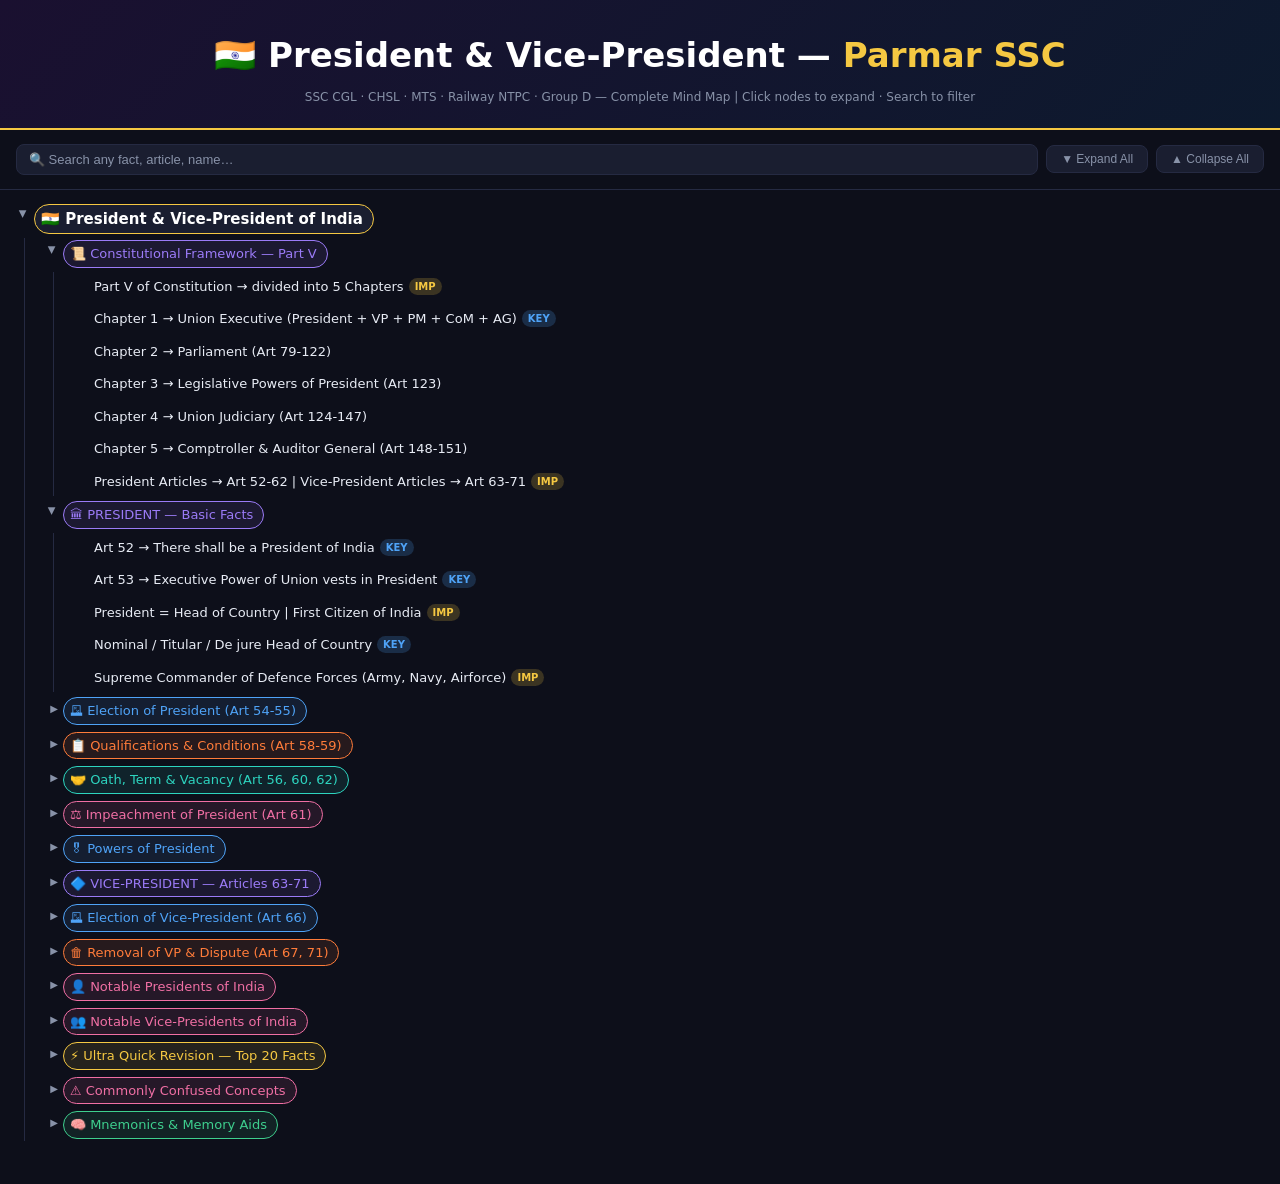
<file: pages/president-vp-mindmap.html>
<!DOCTYPE html>
<html lang="en">
<head>
<meta charset="UTF-8">
<meta name="viewport" content="width=device-width, initial-scale=1.0">
<title>President & Vice-President – Mind Map | Parmar SSC</title>
<style>
:root{
  --bg:#0d0f1a;--s:#141726;--card:#1a1e30;--border:#252a42;
  --gold:#f5c842;--orange:#ff7c3a;--blue:#4fa3f7;--green:#3ecf8e;
  --pink:#f06fa4;--purple:#9b7bf7;--teal:#2dd4bf;--text:#e8ecf5;--muted:#8892a8;
}
*{margin:0;padding:0;box-sizing:border-box}
body{background:var(--bg);color:var(--text);font-family:system-ui,-apple-system,sans-serif;font-size:14px;line-height:1.6}
.header{background:linear-gradient(135deg,#1a1030,#0d1a2e);border-bottom:2px solid var(--gold);padding:28px 20px 20px;text-align:center}
.header h1{font-size:clamp(20px,5vw,34px);font-weight:800;color:#fff}
.header h1 span{color:var(--gold)}
.header p{color:var(--muted);font-size:12px;margin-top:6px}
.controls{display:flex;gap:8px;flex-wrap:wrap;padding:14px 16px;border-bottom:1px solid var(--border);align-items:center}
.controls input{flex:1;min-width:160px;padding:7px 12px;background:var(--card);border:1px solid var(--border);border-radius:8px;color:var(--text);font-size:13px}
.controls input::placeholder{color:var(--muted)}
.btn{padding:6px 14px;border:1px solid var(--border);border-radius:8px;background:var(--card);color:var(--muted);cursor:pointer;font-size:12px;transition:.15s}
.btn:hover{background:var(--border);color:var(--text)}
.tree{padding:12px 16px 40px}
ul{list-style:none;padding:0}
.children{padding-left:20px;border-left:1px solid var(--border);margin-left:8px;margin-top:2px}
.children.closed{display:none}
.row{display:flex;align-items:flex-start;gap:0;padding:2px 0;cursor:pointer;border-radius:6px;transition:background .12s}
.row:hover{background:rgba(255,255,255,.04)}
.arrow{width:18px;min-width:18px;font-size:10px;color:var(--muted);padding-top:4px;text-align:center;transition:transform .15s;flex-shrink:0}
.arrow.open{transform:rotate(90deg)}
.pill{display:inline-flex;align-items:center;gap:5px;padding:3px 10px 3px 6px;border-radius:20px;font-size:13px;flex-wrap:wrap;line-height:1.5}
.badge{font-size:10px;font-weight:700;padding:1px 6px;border-radius:10px;white-space:nowrap}
.b-imp{background:rgba(245,200,66,.2);color:var(--gold)}
.b-key{background:rgba(79,163,247,.2);color:var(--blue)}
.b-warn{background:rgba(240,111,164,.2);color:var(--pink)}
.b-ok{background:rgba(62,207,142,.2);color:var(--green)}
.l0 .pill{background:var(--card);border:1.5px solid var(--gold);font-size:15px;font-weight:700;color:#fff}
.lp .pill{background:rgba(155,123,247,.1);border:0.5px solid var(--purple);color:var(--purple)}
.lt .pill{background:rgba(45,212,191,.1);border:0.5px solid var(--teal);color:var(--teal)}
.la .pill{background:rgba(255,124,58,.1);border:0.5px solid var(--orange);color:var(--orange)}
.lc .pill{background:rgba(240,111,164,.1);border:0.5px solid var(--pink);color:var(--pink)}
.lb .pill{background:rgba(79,163,247,.1);border:0.5px solid var(--blue);color:var(--blue)}
.lg .pill{background:rgba(62,207,142,.1);border:0.5px solid var(--green);color:var(--green)}
.lr .pill{background:rgba(245,200,66,.1);border:0.5px solid var(--gold);color:var(--gold)}
.l2 .pill,.l3 .pill{background:transparent;border:none;color:var(--text);padding-left:2px;font-size:13px;font-weight:400}
.l3 .pill{color:var(--muted);font-size:12px}
.hl .pill{background:rgba(245,200,66,.08)!important;border:1px solid var(--gold)!important}
.dim{opacity:.25}
mark{background:rgba(245,200,66,.3);border-radius:2px;color:var(--text)}
</style>
</head>
<body>
<div class="header">
  <h1>🇮🇳 President &amp; Vice-President — <span>Parmar SSC</span></h1>
  <p>SSC CGL · CHSL · MTS · Railway NTPC · Group D — Complete Mind Map | Click nodes to expand · Search to filter</p>
</div>
<div class="controls">
  <input type="text" id="srch" placeholder="🔍 Search any fact, article, name…" oninput="search(this.value)">
  <button class="btn" onclick="setAll(true)">▼ Expand All</button>
  <button class="btn" onclick="setAll(false)">▲ Collapse All</button>
</div>
<div class="tree"><ul id="root"></ul></div>
<script>
const T=[
  {l:"🇮🇳 President & Vice-President of India", c:"l0", o:1, ch:[

    {l:"📜 Constitutional Framework — Part V", c:"lp", o:1, ch:[
      {l:"Part V of Constitution → divided into 5 Chapters", c:"l2", b:[{t:"IMP",s:"b-imp"}]},
      {l:"Chapter 1 → Union Executive (President + VP + PM + CoM + AG)", c:"l2", b:[{t:"KEY",s:"b-key"}]},
      {l:"Chapter 2 → Parliament (Art 79-122)", c:"l2"},
      {l:"Chapter 3 → Legislative Powers of President (Art 123)", c:"l2"},
      {l:"Chapter 4 → Union Judiciary (Art 124-147)", c:"l2"},
      {l:"Chapter 5 → Comptroller & Auditor General (Art 148-151)", c:"l2"},
      {l:"President Articles → Art 52-62 | Vice-President Articles → Art 63-71", c:"l2", b:[{t:"IMP",s:"b-imp"}]}
    ]},

    {l:"🏛 PRESIDENT — Basic Facts", c:"lp", o:1, ch:[
      {l:"Art 52 → There shall be a President of India", c:"l2", b:[{t:"KEY",s:"b-key"}]},
      {l:"Art 53 → Executive Power of Union vests in President", c:"l2", b:[{t:"KEY",s:"b-key"}]},
      {l:"President = Head of Country | First Citizen of India", c:"l2", b:[{t:"IMP",s:"b-imp"}]},
      {l:"Nominal / Titular / De jure Head of Country", c:"l2", b:[{t:"KEY",s:"b-key"}]},
      {l:"Supreme Commander of Defence Forces (Army, Navy, Airforce)", c:"l2", b:[{t:"IMP",s:"b-imp"}]}
    ]},

    {l:"🗳 Election of President (Art 54-55)", c:"lb", o:0, ch:[
      {l:"Art 54 → Elected by Electoral College", c:"l2", b:[{t:"IMP",s:"b-imp"}], ch:[
        {l:"Elected members of Lok Sabha + Rajya Sabha", c:"l3"},
        {l:"Elected members of Legislative Assemblies of all States", c:"l3"},
        {l:"+ UTs of Delhi and Puducherry", c:"l3", b:[{t:"KEY",s:"b-key"}]},
        {l:"Nominated MPs → DO NOT participate in election", c:"l3", b:[{t:"TRAP",s:"b-imp"}]},
        {l:"Members of Legislative Council → DO NOT participate", c:"l3", b:[{t:"TRAP",s:"b-imp"}]}
      ]},
      {l:"Art 55 → Manner of Election", c:"l2", ch:[
        {l:"Indirect Election (NOT directly by people)", c:"l3", b:[{t:"IMP",s:"b-imp"}]},
        {l:"Proportional Representation + Single Transferable Vote (STV)", c:"l3", b:[{t:"KEY",s:"b-key"}]},
        {l:"Voting done by Secret Ballot", c:"l3"}
      ]},
      {l:"Vote Value of MLA = Total Population of State / (Total Elected MLAs x 1000)", c:"l2", b:[{t:"KEY",s:"b-key"}]},
      {l:"Vote Value of MP = Total value of votes of all MLAs / Total elected MPs", c:"l2", b:[{t:"KEY",s:"b-key"}]},
      {l:"Electoral Quota = (Total valid votes / (vacancies+1)) + 1", c:"l2"}
    ]},

    {l:"📋 Qualifications & Conditions (Art 58-59)", c:"la", o:0, ch:[
      {l:"Art 58 → Qualifications for President", c:"l2", b:[{t:"IMP",s:"b-imp"}], ch:[
        {l:"Must be citizen of India", c:"l3"},
        {l:"Minimum age: 35 years", c:"l3", b:[{t:"KEY",s:"b-key"}]},
        {l:"Qualified for election as member of Lok Sabha", c:"l3"},
        {l:"Must NOT hold any office of profit", c:"l3", b:[{t:"KEY",s:"b-key"}]},
        {l:"Office of profit NOT defined in Constitution", c:"l3"}
      ]},
      {l:"Art 59 → Conditions of Office", c:"l2", ch:[
        {l:"Shall NOT be member of Parliament or State Legislature", c:"l3"},
        {l:"If member → must vacate seat before appointment", c:"l3"},
        {l:"Emoluments determined by Parliament; cannot be diminished during term", c:"l3", b:[{t:"KEY",s:"b-key"}]},
        {l:"President, VP, PM, Governor are NOT considered Office of Profit", c:"l3", b:[{t:"TRAP",s:"b-imp"}]}
      ]},
      {l:"Art 57 → Eligible for re-election ANY number of times", c:"l2", b:[{t:"KEY",s:"b-key"}]},
      {l:"Naturalised citizen CAN become President", c:"l2", b:[{t:"KEY",s:"b-key"}]}
    ]},

    {l:"🤝 Oath, Term & Vacancy (Art 56, 60, 62)", c:"lt", o:0, ch:[
      {l:"Art 56 → Term = 5 Years", c:"l2", b:[{t:"IMP",s:"b-imp"}]},
      {l:"Resign by addressing letter to → Vice-President", c:"l2", b:[{t:"KEY",s:"b-key"}]},
      {l:"Art 60 → Oath administered by Chief Justice of India (CJI)", c:"l2", b:[{t:"IMP",s:"b-imp"}]},
      {l:"If CJI unavailable → Senior-most Judge of Supreme Court administers oath", c:"l2", b:[{t:"KEY",s:"b-key"}]},
      {l:"Art 62 → Vacancy Filling", c:"l2", ch:[
        {l:"Normal term end → election before expiration of term", c:"l3"},
        {l:"Vacancy due to death/resignation/removal → election within 6 months", c:"l3", b:[{t:"IMP",s:"b-imp"}]},
        {l:"1st Acting: Vice-President | 2nd Acting: CJI | 3rd: Senior-most SC Judge", c:"l3", b:[{t:"IMP",s:"b-imp"}]},
        {l:"Ex: Zakir Hussain died → V.V. Giri (Acting President) → M. Hidayatullah (CJI)", c:"l3", b:[{t:"KEY",s:"b-key"}]}
      ]},
      {l:"President immune from criminal proceedings during term", c:"l2", b:[{t:"KEY",s:"b-key"}]},
      {l:"Civil proceedings → can start after giving 2 months notice", c:"l2", b:[{t:"KEY",s:"b-key"}]}
    ]},

    {l:"⚖ Impeachment of President (Art 61)", c:"lc", o:0, ch:[
      {l:"Grounds of Removal → Violation of Constitution (not defined)", c:"l2", b:[{t:"IMP",s:"b-imp"}]},
      {l:"Charges can be initiated by EITHER house of Parliament", c:"l2", b:[{t:"IMP",s:"b-imp"}]},
      {l:"Charges signed by → 1/4 members of that House", c:"l2", b:[{t:"KEY",s:"b-key"}]},
      {l:"14 days notice must be given to the President", c:"l2", b:[{t:"KEY",s:"b-key"}]},
      {l:"Resolution passed by Special Majority → 2/3 of Total Membership of EACH House", c:"l2", b:[{t:"IMP",s:"b-imp"}]},
      {l:"All MPs (elected + nominated) participate in Impeachment", c:"l2", b:[{t:"TRAP",s:"b-imp"}]},
      {l:"MLAs participate in ELECTION but NOT in Impeachment", c:"l2", b:[{t:"TRAP",s:"b-imp"}]},
      {l:"Impeachment borrowed from → USA", c:"l2", b:[{t:"KEY",s:"b-key"}]},
      {l:"Impeachment is a Quasi-judicial process", c:"l2", b:[{t:"KEY",s:"b-key"}]},
      {l:"No President has been impeached till date", c:"l2", b:[{t:"KEY",s:"b-key"}]}
    ]},

    {l:"🎖 Powers of President", c:"lb", o:0, ch:[
      {l:"Art 72 → Pardoning Powers", c:"l2", b:[{t:"IMP",s:"b-imp"}], ch:[
        {l:"1. Pardon → completely removes punishment AND conviction", c:"l3", b:[{t:"KEY",s:"b-key"}]},
        {l:"2. Commutation → changes FORM of punishment", c:"l3", b:[{t:"KEY",s:"b-key"}]},
        {l:"3. Remission → reduces punishment PERIOD", c:"l3", b:[{t:"KEY",s:"b-key"}]},
        {l:"4. Respite → lessens punishment due to special conditions (e.g. pregnancy)", c:"l3", b:[{t:"KEY",s:"b-key"}]},
        {l:"5. Reprieve → stay on execution for temporary duration", c:"l3", b:[{t:"KEY",s:"b-key"}]}
      ]},
      {l:"President CAN pardon death sentences + court-martial punishments", c:"l2", b:[{t:"IMP",s:"b-imp"}]},
      {l:"Governor CANNOT pardon death sentences or court-martial (Governor power = Art 161)", c:"l2", b:[{t:"TRAP",s:"b-imp"}]},
      {l:"Kehar Singh vs UOI (1988) → Pardoning power NOT subject to judicial review unless arbitrary/mala fide", c:"l2", b:[{t:"KEY",s:"b-key"}]},
      {l:"Judicial Powers → Appoints CJI, SC judges, HC judges", c:"l2", b:[{t:"KEY",s:"b-key"}]},
      {l:"Can seek advice from SC on any law/fact; advice NOT binding on President", c:"l2", b:[{t:"KEY",s:"b-key"}]}
    ]},

    {l:"🔷 VICE-PRESIDENT — Articles 63-71", c:"lp", o:0, ch:[
      {l:"Art 63 → There shall be a VP of India", c:"l2"},
      {l:"Art 64 → VP = ex-officio Chairman of Rajya Sabha", c:"l2", b:[{t:"IMP",s:"b-imp"}]},
      {l:"VP holds 2nd highest constitutional post", c:"l2", b:[{t:"KEY",s:"b-key"}]},
      {l:"VP can act as President for MAXIMUM 6 months", c:"l2", b:[{t:"IMP",s:"b-imp"}]},
      {l:"Art 65 → VP performs functions as Acting President in absence of President", c:"l2"},
      {l:"Art 67 → Term = 5 Years | Resign to → President", c:"l2", b:[{t:"KEY",s:"b-key"}]},
      {l:"VP continues in office until successor takes charge", c:"l2"}
    ]},

    {l:"🗳 Election of Vice-President (Art 66)", c:"lb", o:0, ch:[
      {l:"Elected by Electoral College: ALL members of both Houses (LS + RS)", c:"l2", b:[{t:"IMP",s:"b-imp"}]},
      {l:"Nominated members ALSO included (unlike President election)", c:"l2", b:[{t:"TRAP",s:"b-imp"}]},
      {l:"Method: Proportional Representation + STV | Secret Ballot", c:"l2", b:[{t:"KEY",s:"b-key"}]},
      {l:"Required: 20 proposers + 20 electors as seconders", c:"l2", b:[{t:"KEY",s:"b-key"}]},
      {l:"Security deposit: Rs 15,000", c:"l2", b:[{t:"KEY",s:"b-key"}]},
      {l:"Qualification: Citizen of India | Age 35+ | Qualified for Rajya Sabha membership", c:"l2", b:[{t:"IMP",s:"b-imp"}]},
      {l:"Shall NOT be member of Parliament or State Legislature", c:"l2"}
    ]},

    {l:"🗑 Removal of VP & Dispute (Art 67, 71)", c:"la", o:0, ch:[
      {l:"Removal resolution initiated ONLY in Rajya Sabha", c:"l2", b:[{t:"IMP",s:"b-imp"}]},
      {l:"Passed by Effective Majority in RS + Simple Majority in LS", c:"l2", b:[{t:"KEY",s:"b-key"}]},
      {l:"14 days prior notice required", c:"l2", b:[{t:"KEY",s:"b-key"}]},
      {l:"Art 71 → All disputes related to P/VP elections → decided by Supreme Court (final)", c:"l2", b:[{t:"KEY",s:"b-key"}]},
      {l:"Art 69 → VP Oath administered by → President", c:"l2", b:[{t:"TRAP",s:"b-imp"}]},
      {l:"If election declared void by SC → acts done by P/VP before declaration are VALID", c:"l2", b:[{t:"KEY",s:"b-key"}]},
      {l:"Election cannot be challenged on ground that electoral college was incomplete", c:"l2"}
    ]},

    {l:"👤 Notable Presidents of India", c:"lc", o:0, ch:[
      {l:"1. Dr. Rajendra Prasad (1950-62) → 1st & Longest serving President (12 years)", c:"l2", b:[{t:"IMP",s:"b-imp"}]},
      {l:"Dr. Zakir Hussain (1967-69) → 1st Muslim President | Died in Office (in harness)", c:"l2", b:[{t:"IMP",s:"b-imp"}]},
      {l:"V.V. Giri (1969-74) → 1st Acting President later elected as President", c:"l2", b:[{t:"KEY",s:"b-key"}]},
      {l:"Fakhruddin Ali Ahmed (1974-77) → Died in Office | B.D. Jatti = Acting President", c:"l2", b:[{t:"KEY",s:"b-key"}]},
      {l:"Neelam Sanjiva Reddy → Only President elected UNOPPOSED", c:"l2", b:[{t:"IMP",s:"b-imp"}]},
      {l:"Giani Zail Singh (1982-87) → 1st Sikh President", c:"l2", b:[{t:"KEY",s:"b-key"}]},
      {l:"K.R. Narayanan → 1st Dalit President", c:"l2", b:[{t:"IMP",s:"b-imp"}]},
      {l:"Dr. A.P.J. Abdul Kalam → 'Missile Man' + 'People's President'", c:"l2", b:[{t:"KEY",s:"b-key"}]},
      {l:"Pratibha Patil → 1st Women President of India", c:"l2", b:[{t:"IMP",s:"b-imp"}]},
      {l:"Droupadi Murmu → 1st Tribal + 2nd Women President (2022-Present)", c:"l2", b:[{t:"IMP",s:"b-imp"}]}
    ]},

    {l:"👥 Notable Vice-Presidents of India", c:"lc", o:0, ch:[
      {l:"Dr. Sarvepalli Radhakrishnan → 1st VP (1952-62) | Served TWICE as VP", c:"l2", b:[{t:"IMP",s:"b-imp"}]},
      {l:"Dr. Zakir Hussain → 1st Muslim Vice-President", c:"l2", b:[{t:"KEY",s:"b-key"}]},
      {l:"M. Hamid Ansari (2007-17) → Longest serving VP (10 years) | Served under 3 Presidents", c:"l2", b:[{t:"IMP",s:"b-imp"}]},
      {l:"Current VP: Jagdeep Dhankhar (2022-2025) → C.P. Radhakrishnan (2025-Present)", c:"l2", b:[{t:"KEY",s:"b-key"}]}
    ]},

    {l:"⚡ Ultra Quick Revision — Top 20 Facts", c:"lr", o:0, ch:[
      {l:"1. President articles → Art 52-62 | VP articles → Art 63-71", c:"l2", b:[{t:"IMP",s:"b-imp"}]},
      {l:"2. President elected by Indirect Election (Electoral College)", c:"l2", b:[{t:"IMP",s:"b-imp"}]},
      {l:"3. Nominated MPs do NOT vote in President election (but DO in Impeachment)", c:"l2", b:[{t:"IMP",s:"b-imp"}]},
      {l:"4. MLAs vote in President Election but NOT in Impeachment", c:"l2", b:[{t:"IMP",s:"b-imp"}]},
      {l:"5. President Term = 5 years | Resign to → VP", c:"l2", b:[{t:"IMP",s:"b-imp"}]},
      {l:"6. Oath of President administered by CJI (if unavailable: Senior-most SC Judge)", c:"l2", b:[{t:"IMP",s:"b-imp"}]},
      {l:"7. Impeachment: charges by 1/4 members | 14 days notice | 2/3 special majority", c:"l2", b:[{t:"IMP",s:"b-imp"}]},
      {l:"8. Impeachment borrowed from USA | Quasi-judicial | No President impeached yet", c:"l2", b:[{t:"IMP",s:"b-imp"}]},
      {l:"9. Vacancy → election within 6 months | Acting: VP → CJI → Senior-most SC Judge", c:"l2", b:[{t:"IMP",s:"b-imp"}]},
      {l:"10. 5 Pardoning Powers: Pardon, Commutation, Remission, Respite, Reprieve", c:"l2", b:[{t:"IMP",s:"b-imp"}]},
      {l:"11. Governor CANNOT pardon death sentence; President CAN", c:"l2", b:[{t:"IMP",s:"b-imp"}]},
      {l:"12. VP = ex-officio Chairman of Rajya Sabha | 2nd highest constitutional post", c:"l2", b:[{t:"IMP",s:"b-imp"}]},
      {l:"13. VP election → ALL MPs including Nominated (unlike President election)", c:"l2", b:[{t:"IMP",s:"b-imp"}]},
      {l:"14. VP Oath → administered by President", c:"l2", b:[{t:"IMP",s:"b-imp"}]},
      {l:"15. VP removal → initiated ONLY in Rajya Sabha", c:"l2", b:[{t:"IMP",s:"b-imp"}]},
      {l:"16. VP can act as President for MAX 6 months only", c:"l2", b:[{t:"IMP",s:"b-imp"}]},
      {l:"17. Neelam Sanjiva Reddy → only unopposed President", c:"l2", b:[{t:"IMP",s:"b-imp"}]},
      {l:"18. M. Hamid Ansari → longest serving VP (10 yrs) | served under 3 Presidents", c:"l2", b:[{t:"IMP",s:"b-imp"}]},
      {l:"19. Droupadi Murmu → 1st Tribal + 2nd Women President", c:"l2", b:[{t:"IMP",s:"b-imp"}]},
      {l:"20. All P/VP election disputes → decided by Supreme Court (final)", c:"l2", b:[{t:"IMP",s:"b-imp"}]}
    ]},

    {l:"⚠ Commonly Confused Concepts", c:"lc", o:0, ch:[
      {l:"Nominated MPs: NO vote in P-election ≠ YES participate in Impeachment", c:"l2", b:[{t:"TRAP",s:"b-imp"}]},
      {l:"MLAs: YES in P-election ≠ NO in Impeachment", c:"l2", b:[{t:"TRAP",s:"b-imp"}]},
      {l:"VP Oath → by President ≠ President Oath → by CJI", c:"l2", b:[{t:"TRAP",s:"b-imp"}]},
      {l:"VP resign → to President ≠ President resign → to VP", c:"l2", b:[{t:"TRAP",s:"b-imp"}]},
      {l:"VP election includes Nominated MPs ≠ President election excludes them", c:"l2", b:[{t:"TRAP",s:"b-imp"}]},
      {l:"VP qualified for Rajya Sabha ≠ President qualified for Lok Sabha", c:"l2", b:[{t:"TRAP",s:"b-imp"}]},
      {l:"VP removal initiated in RS only ≠ Impeachment can start in EITHER house", c:"l2", b:[{t:"TRAP",s:"b-imp"}]},
      {l:"Pardon removes conviction ALSO ≠ Commutation/Remission/Respite only change punishment", c:"l2", b:[{t:"TRAP",s:"b-imp"}]},
      {l:"Governor pardoning power = Art 161 ≠ President pardoning power = Art 72", c:"l2", b:[{t:"TRAP",s:"b-imp"}]},
      {l:"VP can act as President MAX 6 months ≠ no time limit exists (wrong assumption)", c:"l2", b:[{t:"TRAP",s:"b-imp"}]}
    ]},

    {l:"🧠 Mnemonics & Memory Aids", c:"lg", o:0, ch:[
      {l:"PrEEM TReQ-C-O-In-Time → Art 52=Pr, 53=E(Executive), 54=E(Election), 55=M(Manner), 56=T(Term), 57=Re, 58=Q, 59=C, 60=O, 61=In, 62=Time", c:"l2", b:[{t:"TRICK",s:"b-ok"}]},
      {l:"PCRR Pardons: Pardon=Complete, Commutation=Change form, Remission=Reduce, Respite=special Reason, Reprieve=temporary", c:"l2", b:[{t:"TRICK",s:"b-ok"}]},
      {l:"'VP is Chairman of RS' → VP = Vice = Second, RS = Rajya = Second chamber (both are SECOND)", c:"l2", b:[{t:"TRICK",s:"b-ok"}]},
      {l:"President resign → to VP (P gives to V, alphabetical order P → V)", c:"l2", b:[{t:"TRICK",s:"b-ok"}]},
      {l:"VP resign → to President (V gives back to P, reverse alphabetical)", c:"l2", b:[{t:"TRICK",s:"b-ok"}]},
      {l:"Impeachment 1/4 sign → 14 days notice → 2/3 pass: remember 1/4, 14, 2/3", c:"l2", b:[{t:"TRICK",s:"b-ok"}]},
      {l:"Vacancy succession: V-C-S → VP → CJI → Senior-most SC judge", c:"l2", b:[{t:"TRICK",s:"b-ok"}]},
      {l:"'Firsts': Muslim P = Zakir Hussain | Dalit P = Narayanan | Women P = Pratibha | Tribal P = Murmu | Sikh P = Zail Singh", c:"l2", b:[{t:"TRICK",s:"b-ok"}]},
      {l:"'UNOPPOSED = U = Unique' → Neelam Sanjiva Reddy only unique President (unopposed)", c:"l2", b:[{t:"TRICK",s:"b-ok"}]},
      {l:"Age 35 for both President AND VP (same age, easy to remember)", c:"l2", b:[{t:"TRICK",s:"b-ok"}]}
    ]}

  ]}
];

function build(data,ul){
  data.forEach(d=>{
    const li=document.createElement('li');
    li.style.marginBottom='3px';
    const row=document.createElement('div');
    row.className='row '+d.c;
    const arr=document.createElement('span');
    arr.className='arrow';
    arr.textContent=d.ch&&d.ch.length?'▶':' ';
    if(d.o)arr.classList.add('open');
    const pill=document.createElement('span');
    pill.className='pill';
    const txt=document.createElement('span');
    txt.className='ntext';
    txt.textContent=d.l;
    pill.appendChild(txt);
    if(d.b){d.b.forEach(b=>{const s=document.createElement('span');s.className='badge '+b.s;s.textContent=b.t;pill.appendChild(s);});}
    row.appendChild(arr);row.appendChild(pill);
    li.appendChild(row);
    if(d.ch&&d.ch.length){
      const sub=document.createElement('ul');
      sub.className='children'+(d.o?'':' closed');
      build(d.ch,sub);
      li.appendChild(sub);
      row.addEventListener('click',()=>{
        const cl=sub.classList.contains('closed');
        sub.classList.toggle('closed',!cl);
        arr.classList.toggle('open',cl);
      });
    }
    ul.appendChild(li);
  });
}
function setAll(open){
  document.querySelectorAll('.children').forEach(e=>e.classList.toggle('closed',!open));
  document.querySelectorAll('.arrow').forEach(a=>{if(a.textContent!=' ')a.classList.toggle('open',open);});
}
function search(q){
  q=q.trim().toLowerCase();
  const rows=document.querySelectorAll('.row');
  if(!q){
    rows.forEach(r=>{r.classList.remove('hl','dim');const t=r.querySelector('.ntext');t.innerHTML=t.textContent;});
    return;
  }
  rows.forEach(r=>{
    const t=r.querySelector('.ntext');
    const raw=t.textContent;
    if(raw.toLowerCase().includes(q)){
      r.classList.add('hl');r.classList.remove('dim');
      const re=new RegExp('('+q.replace(/[.*+?^${}()|[\]\\]/g,'\\$&')+')','gi');
      t.innerHTML=raw.replace(re,'<mark>$1</mark>');
      let p=r.closest('.children');
      while(p){p.classList.remove('closed');const prev=p.previousElementSibling;if(prev){const a=prev.querySelector('.arrow');if(a)a.classList.add('open');}p=p.parentElement&&p.parentElement.closest('.children');}
    } else {
      r.classList.remove('hl');r.classList.add('dim');t.innerHTML=raw;
    }
  });
}
build(T,document.getElementById('root'));
</script>
</body>
</html>
</file>
<file: style.css>
/* Modern CSS Reset and Variables */
:root {
    --primary: #4361ee;
    --primary-dark: #3a56d4;
    --secondary: #3a0ca3;
    --accent: #4cc9f0;
    --success: #4cc9f0;
    --warning: #f72585;
    --dark: #2b2d42;
    --darker: #1d1f2a;
    --light: #f8f9fa;
    --gray: #6c757d;
    --gray-light: #e9ecef;
    --radius: 16px;
    --transition: all 0.3s cubic-bezier(0.25, 0.8, 0.25, 1);
    --shadow: 0 10px 30px rgba(0, 0, 0, 0.1);
    --shadow-hover: 0 15px 35px rgba(0, 0, 0, 0.15);
}

* {
    margin: 0;
    padding: 0;
    box-sizing: border-box;
}

html {
    scroll-behavior: smooth;
    font-size: 16px;
}

body {
    font-family: 'Poppins', sans-serif;
    background: linear-gradient(135deg, #f5f7ff 0%, #e6ebff 100%);
    color: var(--dark);
    line-height: 1.6;
    overflow-x: hidden;
    min-height: 100vh;
}

/* Container */
.container {
    max-width: 1200px;
    margin: 0 auto;
    padding: 1rem;
    min-height: 100vh;
    display: flex;
    flex-direction: column;
}

/* Header */
header {
    text-align: center;
    padding: 2rem 0;
    margin-bottom: 2rem;
}

header h1 {
    font-size: 2.5rem;
    font-weight: 700;
    background: linear-gradient(to right, var(--primary), var(--secondary));
    -webkit-background-clip: text;
    -webkit-text-fill-color: transparent;
    margin-bottom: 0.5rem;
    letter-spacing: -0.5px;
}

header .subtitle {
    font-size: 1.2rem;
    color: var(--gray);
    font-weight: 500;
    max-width: 600px;
    margin: 0 auto;
}

/* Cards Container */
.cards-container {
    display: grid;
    grid-template-columns: repeat(auto-fit, minmax(280px, 1fr));
    gap: 1.5rem;
    flex: 1;
}

/* Card Styles */
.card {
    background: white;
    border-radius: var(--radius);
    overflow: hidden;
    box-shadow: var(--shadow);
    transition: var(--transition);
    position: relative;
    border: 1px solid var(--gray-light);
    cursor: pointer;
}

.card:hover {
    transform: translateY(-8px);
    box-shadow: var(--shadow-hover);
    border-color: var(--primary);
}

.card-icon {
    width: 70px;
    height: 70px;
    background: linear-gradient(to bottom right, var(--primary), var(--accent));
    border-radius: 50%;
    display: flex;
    align-items: center;
    justify-content: center;
    margin: 1.5rem auto;
    box-shadow: 0 5px 15px rgba(67, 97, 238, 0.3);
}

.card-icon i {
    font-size: 1.8rem;
    color: white;
}

.card h3 {
    text-align: center;
    color: var(--dark);
    font-size: 1.4rem;
    font-weight: 600;
    margin-bottom: 0.75rem;
    letter-spacing: -0.3px;
}

.card p {
    text-align: center;
    color: var(--gray);
    font-size: 0.95rem;
    margin-bottom: 1.5rem;
    padding: 0 1.5rem;
}

.btn-link {
    display: block;
    width: fit-content;
    margin: 0 auto 1.5rem;
    padding: 0.75rem 1.75rem;
    background: linear-gradient(to right, var(--primary), var(--primary-dark));
    color: white;
    text-decoration: none;
    border-radius: 50px;
    font-weight: 600;
    font-size: 0.9rem;
    transition: var(--transition);
    border: none;
    cursor: pointer;
    letter-spacing: 0.5px;
    box-shadow: 0 4px 15px rgba(67, 97, 238, 0.3);
}

.btn-link:hover {
    transform: translateY(-2px);
    box-shadow: 0 6px 20px rgba(67, 97, 238, 0.4);
    background: linear-gradient(to right, var(--primary-dark), var(--primary));
}

.btn-link i {
    margin-left: 0.5rem;
    transition: transform 0.3s ease;
}

.btn-link:hover i {
    transform: translateX(3px);
}

/* Active state for touch */
.card:active {
    transform: scale(0.98);
}

/* Footer */
footer {
    text-align: center;
    padding: 2rem 0;
    margin-top: auto;
}

.footer-content {
    max-width: 600px;
    margin: 0 auto;
}

footer p {
    color: var(--gray);
    font-size: 0.9rem;
    margin-bottom: 1rem;
}

#year {
    font-weight: 600;
    color: var(--primary);
}

.social-links {
    display: flex;
    justify-content: center;
    gap: 1.5rem;
}

.social-links a {
    display: inline-flex;
    align-items: center;
    justify-content: center;
    width: 40px;
    height: 40px;
    background: var(--gray-light);
    border-radius: 50%;
    color: var(--gray);
    font-size: 1.1rem;
    transition: var(--transition);
}

.social-links a:hover {
    background: var(--primary);
    color: white;
    transform: translateY(-3px);
}

/* Responsive Design */
@media (max-width: 768px) {
    .container {
        padding: 0.75rem;
    }

    header h1 {
        font-size: 2rem;
    }

    header .subtitle {
        font-size: 1rem;
    }

    .cards-container {
        grid-template-columns: repeat(auto-fit, minmax(250px, 1fr));
        gap: 1.25rem;
    }

    .card-icon {
        width: 60px;
        height: 60px;
    }

    .card-icon i {
        font-size: 1.5rem;
    }

    .card h3 {
        font-size: 1.25rem;
    }

    .btn-link {
        padding: 0.65rem 1.5rem;
        font-size: 0.85rem;
    }
}

@media (max-width: 480px) {
    .container {
        padding: 0.5rem;
    }

    header h1 {
        font-size: 1.75rem;
    }

    header .subtitle {
        font-size: 0.9rem;
    }

    .cards-container {
        grid-template-columns: 1fr;
        gap: 1rem;
    }

    .card-icon {
        width: 50px;
        height: 50px;
        margin: 1.25rem auto;
    }

    .card-icon i {
        font-size: 1.3rem;
    }

    .card h3 {
        font-size: 1.15rem;
    }

    .card p {
        font-size: 0.9rem;
        padding: 0 1.25rem;
    }

    .btn-link {
        padding: 0.6rem 1.25rem;
        font-size: 0.8rem;
    }

    footer p {
        font-size: 0.8rem;
    }
}

/* Animation for elements on scroll */
@keyframes fadeInUp {
    from {
        opacity: 0;
        transform: translateY(30px);
    }
    to {
        opacity: 1;
        transform: translateY(0);
    }
}

.card {
    animation: fadeInUp 0.6s ease-out forwards;
    opacity: 0;
}

.card:nth-child(1) { animation-delay: 0.1s; }
.card:nth-child(2) { animation-delay: 0.2s; }
.card:nth-child(3) { animation-delay: 0.3s; }
.card:nth-child(4) { animation-delay: 0.4s; }
.card:nth-child(5) { animation-delay: 0.5s; }
.card:nth-child(6) { animation-delay: 0.6s; }
.card:nth-child(7) { animation-delay: 0.7s; }

/* Dark mode support */
@media (prefers-color-scheme: dark) {
    :root {
        --dark: #e9ecef;
        --darker: #dee2e6;
        --light: #2b2d42;
        --gray: #adb5bd;
        --gray-light: #495057;
    }

    body {
        background: linear-gradient(135deg, #1a1c2e 0%, #161825 100%);
        color: var(--dark);
    }

    .card {
        background: rgba(255, 255, 255, 0.05);
        border-color: rgba(255, 255, 255, 0.1);
        color: var(--dark);
    }

    .card h3 {
        color: var(--dark);
    }

    .card p {
        color: rgba(255, 255, 255, 0.7);
    }

    footer p {
        color: rgba(255, 255, 255, 0.7);
    }

    .social-links a {
        background: rgba(255, 255, 255, 0.1);
        color: var(--dark);
    }

    .social-links a:hover {
        background: var(--primary);
        color: white;
    }
}
</file>
